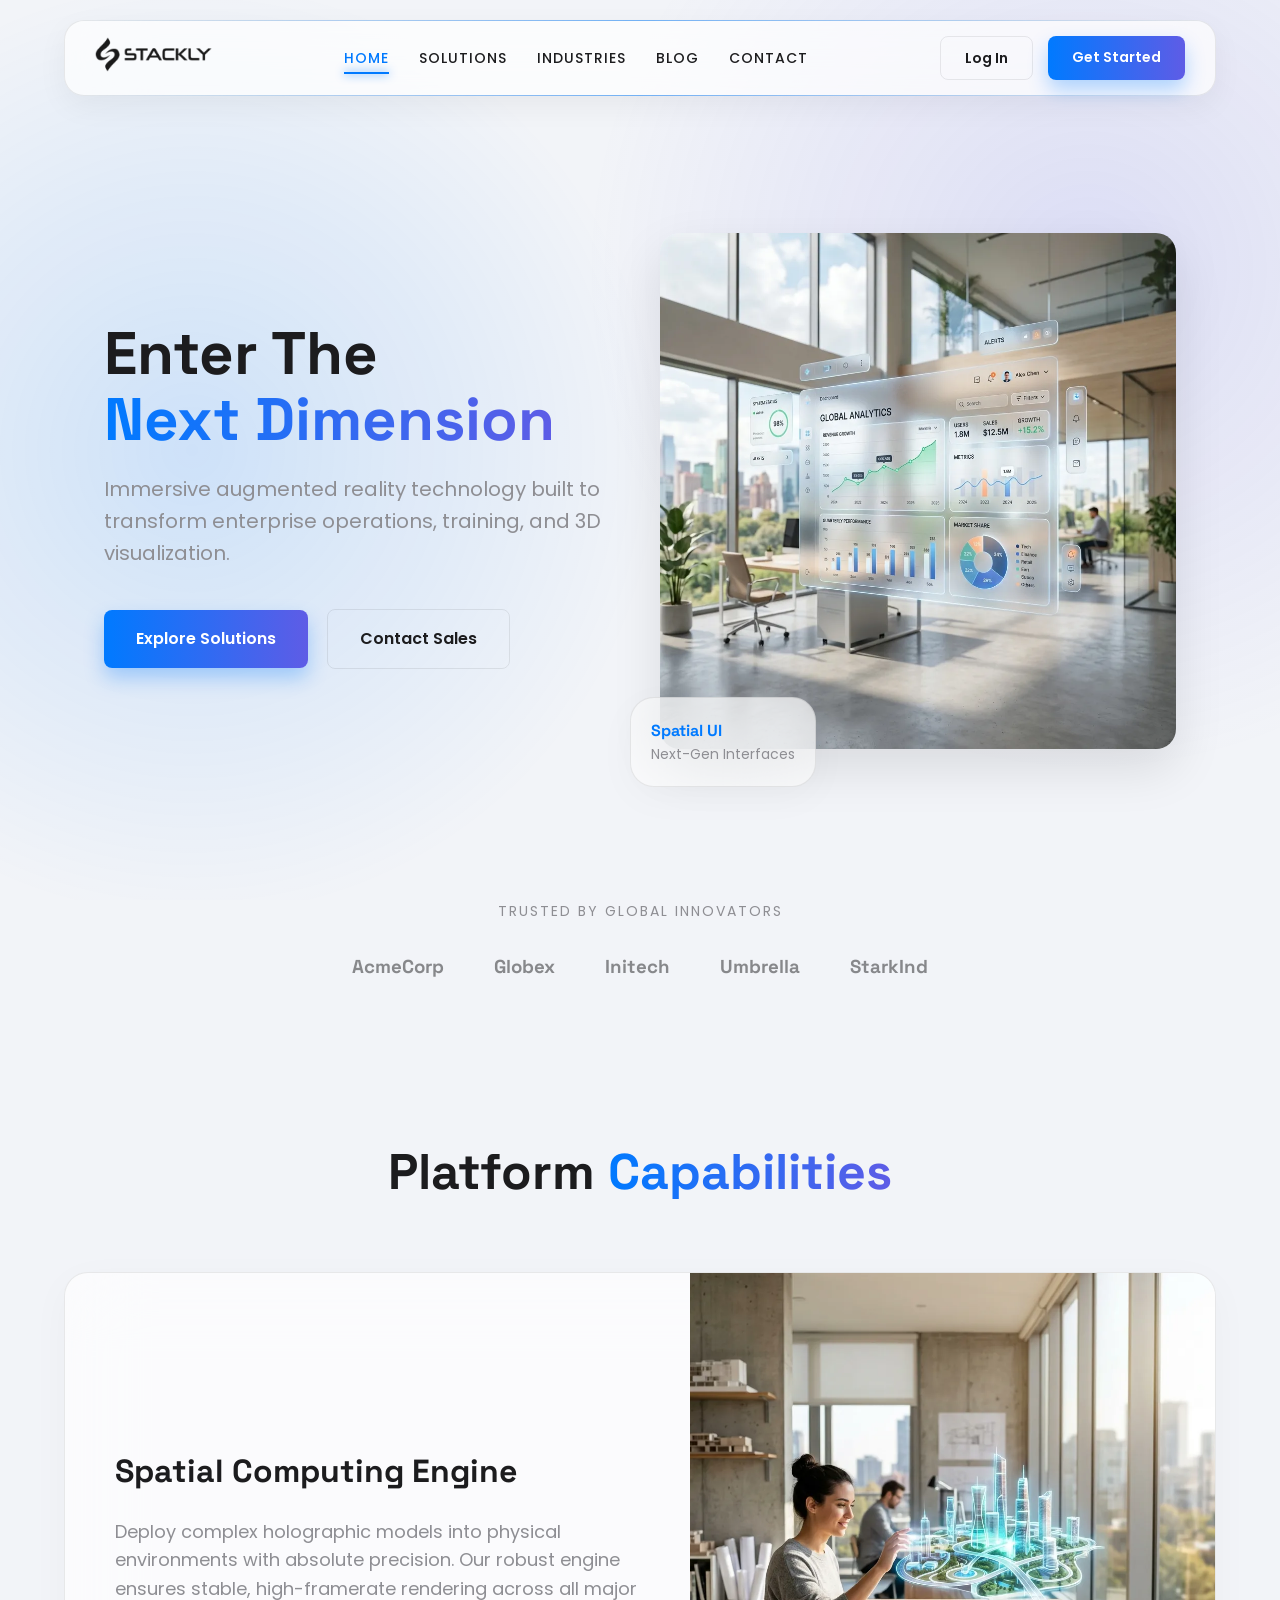
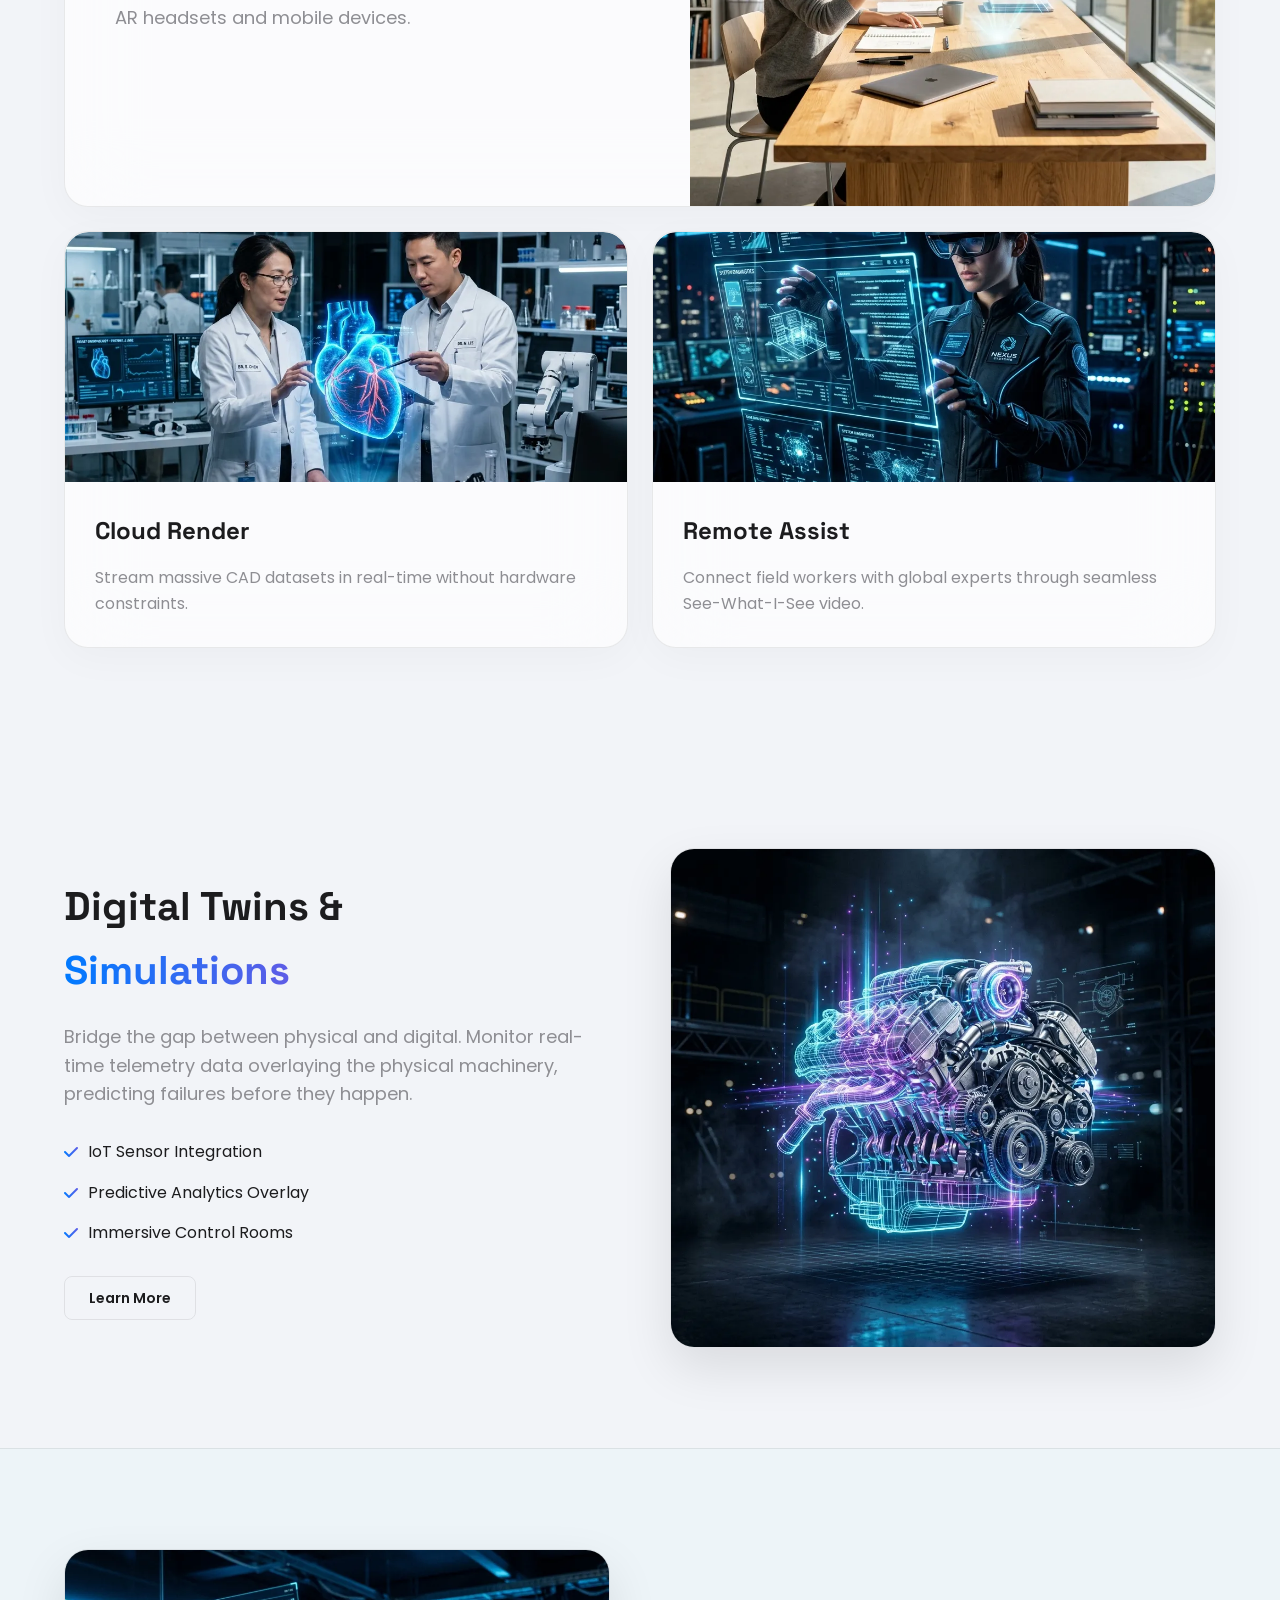
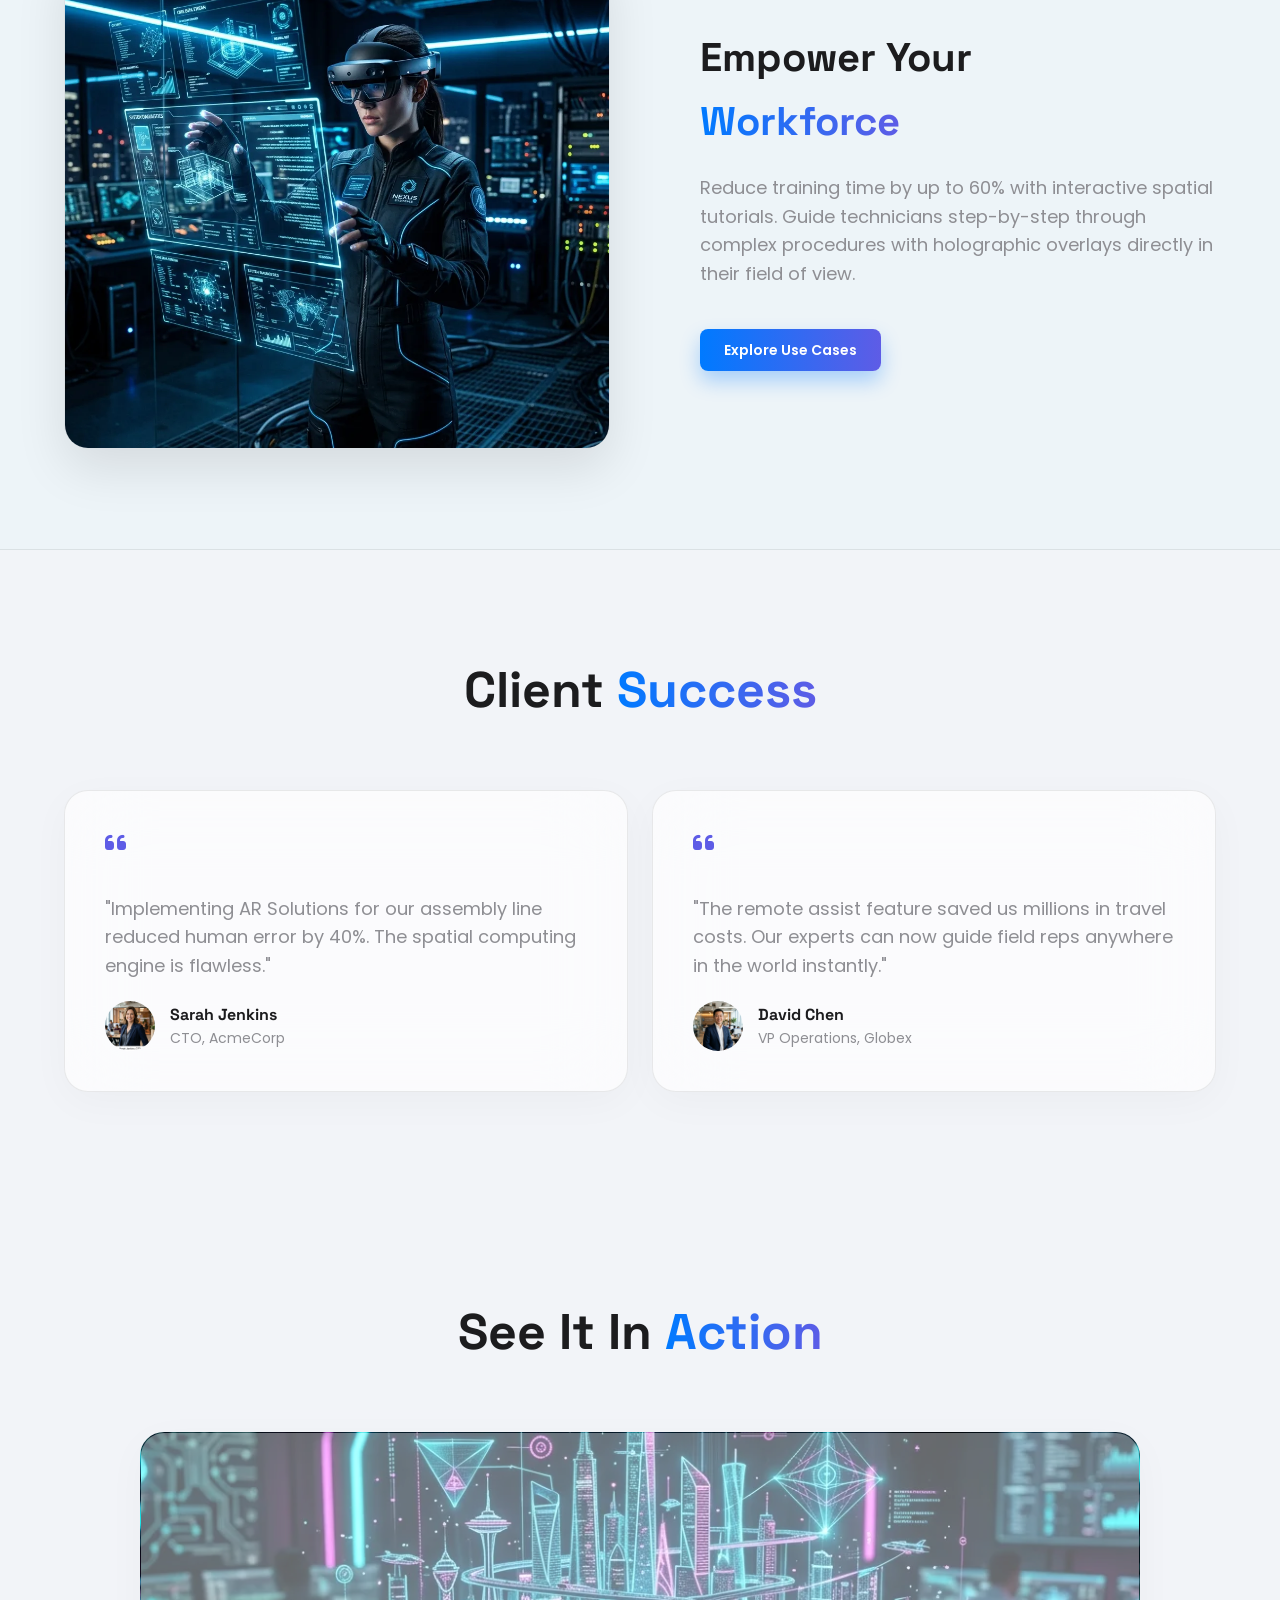
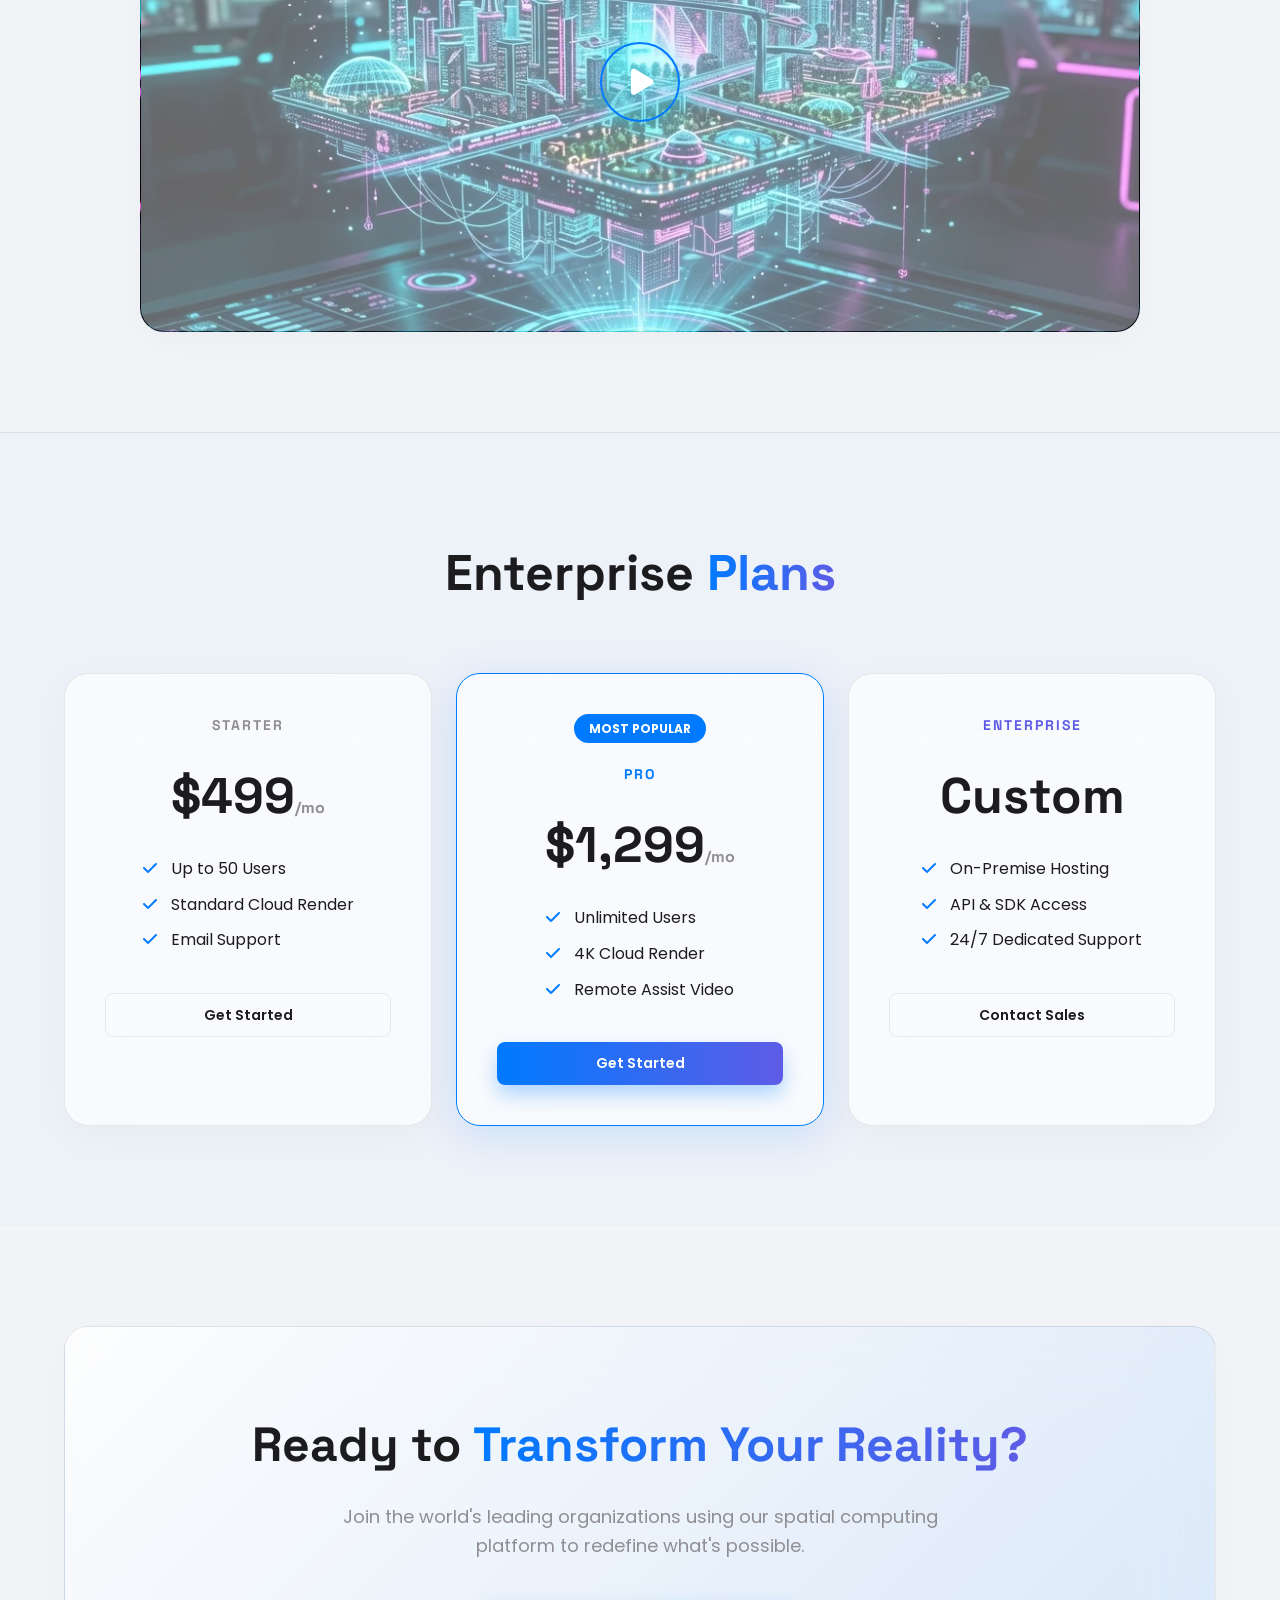
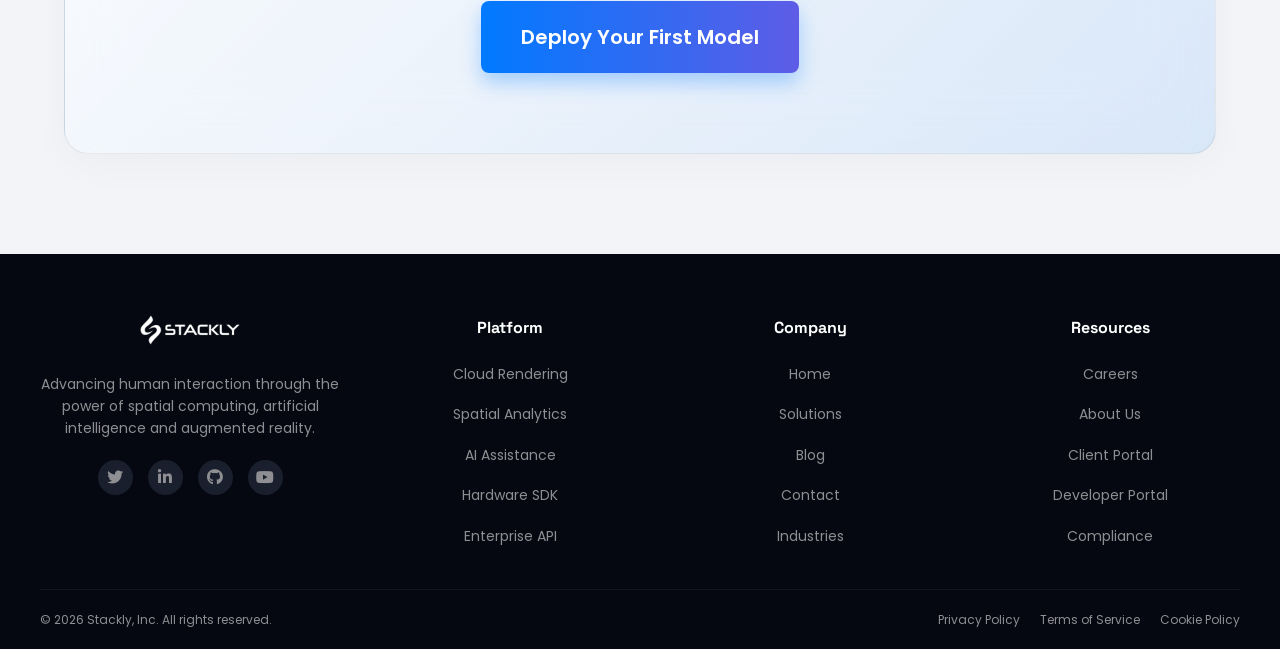
<file: index.html>
<!DOCTYPE html>
<html lang="en">
<head>
    <meta charset="UTF-8">
    <meta name="viewport" content="width=device-width, initial-scale=1.0">
    <title>AR Solutions | The Future of Spatial Computing</title>
    <link href="https://unpkg.com/aos@2.3.1/dist/aos.css" rel="stylesheet">
    <link rel="stylesheet" href="https://cdnjs.cloudflare.com/ajax/libs/font-awesome/6.5.0/css/all.min.css">
    <link rel="stylesheet" href="css/style.css">
</head>
<body>

    <div class="ambient-bg"></div>

    <!-- Section 1: Header -->
    <header data-aos="fade-down" data-aos-duration="1000">
        <a href="index.html" class="logo">
            <img src="assets/logo.webp" alt="AR Solutions Logo">
        </a>

        <nav>
            <a href="index.html" class="active">HOME</a>
            <a href="ar-solutions.html">SOLUTIONS</a>
            <a href="industries.html">INDUSTRIES</a>
            <a href="blog.html">BLOG</a>
            <a href="contact.html">CONTACT</a>
        </nav>

        <div class="auth-buttons">
            <a href="login.html" class="btn btn-outline">Log In</a>
            <a href="signup.html" class="btn btn-glow">Get Started</a>
        </div>

        <div class="hamburger" id="hamburger">
            <span></span><span></span><span></span>
        </div>
    </header>

    <div class="mobile-menu" id="mobileMenu">
        <a href="index.html">HOME</a>
        <a href="ar-solutions.html">SOLUTIONS</a>
        <a href="industries.html">INDUSTRIES</a>
        <a href="blog.html">BLOG</a>
        <a href="contact.html">CONTACT</a>
        <a href="login.html" class="btn btn-outline">Log In</a>
        <a href="signup.html" class="btn btn-glow">Get Started</a>
    </div>

    <!-- Section 2: Hero -->
    <section class="hero" style="display: flex; flex-wrap: wrap; gap: 40px; text-align: left; align-items: center; max-width: 1200px; margin: 0 auto; padding: 150px 5% 60px;">
        <div class="hero-content" style="flex: 1; min-width: 300px;">
            <h1 data-aos="zoom-out" data-aos-delay="200" style="text-transform: none; font-size: clamp(40px, 5vw, 60px);">
                Enter The <br><span class="text-gradient">Next Dimension</span>
            </h1>
            <p data-aos="fade-up" data-aos-delay="400" style="margin-left: 0;">
                Immersive augmented reality technology built to transform enterprise operations, training, and 3D visualization.
            </p>
            <div data-aos="fade-up" data-aos-delay="600">
                <a href="404.html" class="btn btn-glow" style="padding: 16px 32px; font-size: 16px; display: inline-block; margin-right: 15px;">Explore Solutions</a>
                <a href="404.html" class="btn btn-outline" style="padding: 16px 32px; font-size: 16px; display: inline-block;">Contact Sales</a>
            </div>
        </div>
        <div data-aos="fade-left" data-aos-delay="400" style="flex: 1; position: relative; min-width: 300px;">
            <img src="assets/holo_dashboard.webp" style="width: 100%; border-radius: 20px; box-shadow: 0 20px 50px rgba(0,0,0,0.1);">
            <div class="glass-card" style="position: absolute; bottom: -30px; left: -30px; padding: 20px; width: auto;">
                <h4 style="margin: 0; color: var(--primary);">Spatial UI</h4>
                <p style="margin: 0; font-size: 14px;">Next-Gen Interfaces</p>
            </div>
        </div>
    </section>

    <!-- Section 3: Partners -->
    <section class="section-pad" style="padding-top: 0; padding-bottom: 50px; text-align: center;">
        <p style="color: var(--text-muted); font-size: 14px; text-transform: uppercase; letter-spacing: 2px; margin-bottom: 30px;" data-aos="fade-up">Trusted by global innovators</p>
        <div style="display: flex; justify-content: center; gap: 50px; flex-wrap: wrap; opacity: 0.5;" data-aos="fade-up" data-aos-delay="100">
            <h3 style="font-family: 'Space Grotesk', sans-serif;">AcmeCorp</h3>
            <h3 style="font-family: 'Space Grotesk', sans-serif;">Globex</h3>
            <h3 style="font-family: 'Space Grotesk', sans-serif;">Initech</h3>
            <h3 style="font-family: 'Space Grotesk', sans-serif;">Umbrella</h3>
            <h3 style="font-family: 'Space Grotesk', sans-serif;">StarkInd</h3>
        </div>
    </section>

    <!-- Section 4: Image Grid Showcase -->
    <section class="section-pad">
        <h2 class="section-title" data-aos="fade-up">Platform <span class="text-gradient">Capabilities</span></h2>
        <div class="bento-grid">
            <div class="glass-card col-12" data-aos="fade-up" style="padding: 0; display: flex; flex-wrap: wrap; align-items: stretch;">
                <div style="flex: 1; padding: 50px; min-width: 300px; display: flex; flex-direction: column; justify-content: center;">
                    <h3 style="font-size: 32px; margin-bottom: 20px;">Spatial Computing Engine</h3>
                    <p style="font-size: 18px; color: var(--text-muted);">Deploy complex holographic models into physical environments with absolute precision. Our robust engine ensures stable, high-framerate rendering across all major AR headsets and mobile devices.</p>
                </div>
                <div style="flex: 1; min-width: 300px;">
                    <img src="assets/holo_architecture.webp" style="width: 100%; height: 100%; min-height: 300px; object-fit: cover; border-radius: 0 24px 24px 0;">
                </div>
            </div>
            <div class="glass-card col-6" data-aos="fade-up" data-aos-delay="100" style="padding: 0; display: flex; flex-direction: column;">
                <img src="assets/holo_medical.webp" style="width: 100%; height: 250px; object-fit: cover; border-radius: 24px 24px 0 0;">
                <div style="padding: 30px;">
                    <h3>Cloud Render</h3>
                    <p style="color: var(--text-muted);">Stream massive CAD datasets in real-time without hardware constraints.</p>
                </div>
            </div>
            <div class="glass-card col-6" data-aos="fade-up" data-aos-delay="200" style="padding: 0; display: flex; flex-direction: column;">
                <img src="assets/ar_engineer.webp" style="width: 100%; height: 250px; object-fit: cover; border-radius: 24px 24px 0 0;">
                <div style="padding: 30px;">
                    <h3>Remote Assist</h3>
                    <p style="color: var(--text-muted);">Connect field workers with global experts through seamless See-What-I-See video.</p>
                </div>
            </div>
        </div>
    </section>

    <!-- Section 5: Split Feature 1 -->
    <section class="section-pad">
        <div class="feature-split">
            <div data-aos="fade-right">
                <h2 style="font-size: 40px; margin-bottom: 20px;">Digital Twins & <br><span class="text-gradient">Simulations</span></h2>
                <p style="color: var(--text-muted); font-size: 18px; margin-bottom: 30px;">
                    Bridge the gap between physical and digital. Monitor real-time telemetry data overlaying the physical machinery, predicting failures before they happen.
                </p>
                <ul style="list-style: none; display: flex; flex-direction: column; gap: 15px;">
                    <li data-aos="fade-right" data-aos-delay="100" style="display: flex; gap: 10px; align-items: center;"><i class="fa-solid fa-check text-gradient"></i> IoT Sensor Integration</li>
                    <li data-aos="fade-right" data-aos-delay="200" style="display: flex; gap: 10px; align-items: center;"><i class="fa-solid fa-check text-gradient"></i> Predictive Analytics Overlay</li>
                    <li data-aos="fade-right" data-aos-delay="300" style="display: flex; gap: 10px; align-items: center;"><i class="fa-solid fa-check text-gradient"></i> Immersive Control Rooms</li>
                </ul>
                <a href="404.html" class="btn btn-outline" style="display: inline-block; margin-top: 30px;">Learn More</a>
            </div>
            <div class="feature-img-wrapper" data-aos="zoom-in-left" style="height: 500px;">
                <img src="assets/ar_engine.webp" alt="AR Engine Digital Twin">
            </div>
        </div>
    </section>

    <!-- Section 6: Split Feature 2 -->
    <section class="section-pad" style="background: rgba(0,240,255,0.02); border-top: 1px solid var(--glass-border); border-bottom: 1px solid var(--glass-border);">
        <div class="feature-split">
            <div class="feature-img-wrapper" data-aos="zoom-in-right" style="height: 500px;">
                <img src="assets/ar_engineer.webp" alt="Engineer using AR Headset">
            </div>
            <div data-aos="fade-left" style="padding-left: 30px;">
                <h2 style="font-size: 40px; margin-bottom: 20px;">Empower Your <br><span class="text-gradient">Workforce</span></h2>
                <p style="color: var(--text-muted); font-size: 18px; margin-bottom: 30px;">
                    Reduce training time by up to 60% with interactive spatial tutorials. Guide technicians step-by-step through complex procedures with holographic overlays directly in their field of view.
                </p>
                <a href="404.html" class="btn btn-glow" style="display: inline-block; margin-top: 10px;">Explore Use Cases</a>
            </div>
        </div>
    </section>

    <!-- Section 7: Testimonials -->
    <section class="section-pad">
        <h2 class="section-title" data-aos="fade-up">Client <span class="text-gradient">Success</span></h2>
        <div class="bento-grid">
            <div class="glass-card col-6" data-aos="fade-right">
                <i class="fa-solid fa-quote-left" style="font-size: 24px; color: var(--secondary);"></i>
                <p style="font-size: 18px; margin: 20px 0;">"Implementing AR Solutions for our assembly line reduced human error by 40%. The spatial computing engine is flawless."</p>
                <div style="display: flex; gap: 15px; align-items: center;">
                    <div style="width: 50px; height: 50px; border-radius: 50%; background: url('assets/sarah.webp') center/cover;"></div>
                    <div>
                        <h4 style="margin: 0;">Sarah Jenkins</h4>
                        <p style="margin: 0; font-size: 14px; color: var(--text-muted);">CTO, AcmeCorp</p>
                    </div>
                </div>
            </div>
            <div class="glass-card col-6" data-aos="fade-left" data-aos-delay="100">
                <i class="fa-solid fa-quote-left" style="font-size: 24px; color: var(--secondary);"></i>
                <p style="font-size: 18px; margin: 20px 0;">"The remote assist feature saved us millions in travel costs. Our experts can now guide field reps anywhere in the world instantly."</p>
                <div style="display: flex; gap: 15px; align-items: center;">
                    <div style="width: 50px; height: 50px; border-radius: 50%; background: url('assets/david.webp') center/cover;"></div>
                    <div>
                        <h4 style="margin: 0;">David Chen</h4>
                        <p style="margin: 0; font-size: 14px; color: var(--text-muted);">VP Operations, Globex</p>
                    </div>
                </div>
            </div>
        </div>
    </section>

    <!-- Section 8: Interactive Demo Teaser -->
    <section class="section-pad">
        <h2 class="section-title" data-aos="fade-up">See It In <span class="text-gradient">Action</span></h2>
        <div class="glass-card" style="max-width: 1000px; margin: 0 auto; padding: 0; overflow: hidden; position: relative; height: 500px; display: flex; align-items: center; justify-content: center; background: url('assets/ar_city.webp') center/cover;" data-aos="zoom-in">
            <div style="position: absolute; inset: 0; background: rgba(255,255,255,0.4);"></div>
            <a href="404.html" style="position: relative; z-index: 10; width: 80px; height: 80px; background: rgba(0,240,255,0.2); border: 2px solid var(--primary); border-radius: 50%; display: flex; align-items: center; justify-content: center; text-decoration: none; transition: transform 0.3s; box-shadow: 0 0 30px rgba(0,240,255,0.5);" onmouseover="this.style.transform='scale(1.1)'" onmouseout="this.style.transform='scale(1)'">
                <i class="fa-solid fa-play" style="color: #fff; font-size: 30px; margin-left: 5px;"></i>
            </a>
        </div>
    </section>

    <!-- Section 9: Pricing Tiers -->
    <section class="section-pad" style="background: rgba(0,122,255,0.02); border-top: 1px solid var(--glass-border);">
        <h2 class="section-title" data-aos="fade-up">Enterprise <span class="text-gradient">Plans</span></h2>
        <div class="bento-grid">
            <div class="glass-card col-4" data-aos="fade-up" data-aos-delay="0" style="text-align: center;">
                <h3 style="color: var(--text-muted); text-transform: uppercase; letter-spacing: 2px; font-size: 14px;">Starter</h3>
                <h1 style="font-size: 50px; margin: 20px 0;">$499<span style="font-size: 16px; color: var(--text-muted);">/mo</span></h1>
                <ul style="list-style: none; padding: 0; margin-bottom: 30px; text-align: left; display: inline-block;">
                    <li data-aos="fade-up" data-aos-delay="100" style="margin-bottom: 10px;"><i class="fa-solid fa-check" style="color: var(--primary); margin-right: 10px;"></i> Up to 50 Users</li>
                    <li data-aos="fade-up" data-aos-delay="150" style="margin-bottom: 10px;"><i class="fa-solid fa-check" style="color: var(--primary); margin-right: 10px;"></i> Standard Cloud Render</li>
                    <li data-aos="fade-up" data-aos-delay="200" style="margin-bottom: 10px;"><i class="fa-solid fa-check" style="color: var(--primary); margin-right: 10px;"></i> Email Support</li>
                </ul>
                <a href="404.html" data-aos="zoom-in" data-aos-delay="250" class="btn btn-outline" style="display: block; width: 100%;">Get Started</a>
            </div>
            <div class="glass-card col-4" data-aos="fade-up" data-aos-delay="100" style="text-align: center; border: 1px solid var(--primary); box-shadow: 0 10px 40px rgba(0,122,255,0.15);">
                <div style="display: inline-block; background: var(--primary); color: #fff; padding: 5px 15px; border-radius: 20px; font-weight: bold; font-size: 12px; margin-bottom: 20px;">MOST POPULAR</div>
                <h3 style="color: var(--primary); text-transform: uppercase; letter-spacing: 2px; font-size: 14px;">Pro</h3>
                <h1 style="font-size: 50px; margin: 20px 0;">$1,299<span style="font-size: 16px; color: var(--text-muted);">/mo</span></h1>
                <ul style="list-style: none; padding: 0; margin-bottom: 30px; text-align: left; display: inline-block;">
                    <li data-aos="fade-up" data-aos-delay="200" style="margin-bottom: 10px;"><i class="fa-solid fa-check" style="color: var(--primary); margin-right: 10px;"></i> Unlimited Users</li>
                    <li data-aos="fade-up" data-aos-delay="250" style="margin-bottom: 10px;"><i class="fa-solid fa-check" style="color: var(--primary); margin-right: 10px;"></i> 4K Cloud Render</li>
                    <li data-aos="fade-up" data-aos-delay="300" style="margin-bottom: 10px;"><i class="fa-solid fa-check" style="color: var(--primary); margin-right: 10px;"></i> Remote Assist Video</li>
                </ul>
                <a href="404.html" data-aos="zoom-in" data-aos-delay="350" class="btn btn-glow" style="display: block; width: 100%;">Get Started</a>
            </div>
            <div class="glass-card col-4" data-aos="fade-up" data-aos-delay="200" style="text-align: center;">
                <h3 style="color: var(--secondary); text-transform: uppercase; letter-spacing: 2px; font-size: 14px;">Enterprise</h3>
                <h1 style="font-size: 50px; margin: 20px 0;">Custom</h1>
                <ul style="list-style: none; padding: 0; margin-bottom: 30px; text-align: left; display: inline-block;">
                    <li data-aos="fade-up" data-aos-delay="300" style="margin-bottom: 10px;"><i class="fa-solid fa-check" style="color: var(--primary); margin-right: 10px;"></i> On-Premise Hosting</li>
                    <li data-aos="fade-up" data-aos-delay="350" style="margin-bottom: 10px;"><i class="fa-solid fa-check" style="color: var(--primary); margin-right: 10px;"></i> API & SDK Access</li>
                    <li data-aos="fade-up" data-aos-delay="400" style="margin-bottom: 10px;"><i class="fa-solid fa-check" style="color: var(--primary); margin-right: 10px;"></i> 24/7 Dedicated Support</li>
                </ul>
                <a href="404.html" data-aos="zoom-in" data-aos-delay="450" class="btn btn-outline" style="display: block; width: 100%;">Contact Sales</a>
            </div>
        </div>
    </section>

    <!-- Section 10: Final Global CTA -->
    <section class="section-pad">
        <div class="glass-card" style="text-align: center; padding: 80px 20px; background: linear-gradient(135deg, rgba(255,255,255,0.8), rgba(0,122,255,0.1));" data-aos="zoom-in">
            <h1 data-aos="fade-up" style="font-size: 48px; margin-bottom: 20px; color: var(--text-main);">Ready to <span class="text-gradient">Transform Your Reality?</span></h1>
            <p data-aos="fade-up" data-aos-delay="100" style="color: var(--text-muted); font-size: 18px; margin-bottom: 40px; max-width: 600px; margin-left: auto; margin-right: auto;">Join the world's leading organizations using our spatial computing platform to redefine what's possible.</p>
            <a href="404.html" data-aos="zoom-in" data-aos-delay="200" class="btn btn-glow" style="font-size: 20px; padding: 20px 40px;">Deploy Your First Model</a>
        </div>
    </section>

    <!-- Section 11: Footer -->
    <footer style="background-color: #050810; padding: 60px 20px 20px; font-family: 'Poppins', sans-serif; border-top: 1px solid var(--glass-border);">
        <div style="max-width: 1200px; margin: 0 auto; display: flex; flex-wrap: wrap; justify-content: space-between; gap: 40px;">
            <div style="flex: 1; min-width: 300px;">
                <img src="assets/logo.webp" alt="Stackly Logo" style="height: 30px; margin-bottom: 20px;">
                <p style="color: var(--text-muted); font-size: 14px; line-height: 1.6; margin-bottom: 20px;">
                    Advancing human interaction through the power of spatial computing, artificial intelligence and augmented reality.
                </p>
                <div style="display: flex; gap: 15px; justify-content: center; margin-top: 10px;">
                    <a href="404.html" style="width: 35px; height: 35px; border-radius: 50%; background: #1a1f2e; display: flex; align-items: center; justify-content: center; color: var(--text-muted); text-decoration: none; transition: 0.3s;" onmouseover="this.style.background='var(--primary)'; this.style.color='#000';" onmouseout="this.style.background='#1a1f2e'; this.style.color='var(--text-muted)';"><i class="fa-brands fa-twitter"></i></a>
                    <a href="404.html" style="width: 35px; height: 35px; border-radius: 50%; background: #1a1f2e; display: flex; align-items: center; justify-content: center; color: var(--text-muted); text-decoration: none; transition: 0.3s;" onmouseover="this.style.background='var(--primary)'; this.style.color='#000';" onmouseout="this.style.background='#1a1f2e'; this.style.color='var(--text-muted)';"><i class="fa-brands fa-linkedin-in"></i></a>
                    <a href="404.html" style="width: 35px; height: 35px; border-radius: 50%; background: #1a1f2e; display: flex; align-items: center; justify-content: center; color: var(--text-muted); text-decoration: none; transition: 0.3s;" onmouseover="this.style.background='var(--primary)'; this.style.color='#000';" onmouseout="this.style.background='#1a1f2e'; this.style.color='var(--text-muted)';"><i class="fa-brands fa-github"></i></a>
                    <a href="404.html" style="width: 35px; height: 35px; border-radius: 50%; background: #1a1f2e; display: flex; align-items: center; justify-content: center; color: var(--text-muted); text-decoration: none; transition: 0.3s;" onmouseover="this.style.background='var(--primary)'; this.style.color='#000';" onmouseout="this.style.background='#1a1f2e'; this.style.color='var(--text-muted)';"><i class="fa-brands fa-youtube"></i></a>
                </div>
            </div>
            
            <div style="flex: 1; min-width: 150px;">
                <h4 style="color: #fff; margin-bottom: 20px; font-size: 16px;">Platform</h4>
                <ul style="list-style: none; padding: 0; margin: 0; display: flex; flex-direction: column; gap: 15px;">
                    <li><a href="404.html" style="color: var(--text-muted); text-decoration: none; font-size: 14px; transition: 0.3s;" onmouseover="this.style.color='var(--primary)'" onmouseout="this.style.color='var(--text-muted)'">Cloud Rendering</a></li>
                    <li><a href="404.html" style="color: var(--text-muted); text-decoration: none; font-size: 14px; transition: 0.3s;" onmouseover="this.style.color='var(--primary)'" onmouseout="this.style.color='var(--text-muted)'">Spatial Analytics</a></li>
                    <li><a href="404.html" style="color: var(--text-muted); text-decoration: none; font-size: 14px; transition: 0.3s;" onmouseover="this.style.color='var(--primary)'" onmouseout="this.style.color='var(--text-muted)'">AI Assistance</a></li>
                    <li><a href="404.html" style="color: var(--text-muted); text-decoration: none; font-size: 14px; transition: 0.3s;" onmouseover="this.style.color='var(--primary)'" onmouseout="this.style.color='var(--text-muted)'">Hardware SDK</a></li>
                    <li><a href="404.html" style="color: var(--text-muted); text-decoration: none; font-size: 14px; transition: 0.3s;" onmouseover="this.style.color='var(--primary)'" onmouseout="this.style.color='var(--text-muted)'">Enterprise API</a></li>
                </ul>
            </div>

            <div style="flex: 1; min-width: 150px;">
                <h4 style="color: #fff; margin-bottom: 20px; font-size: 16px;">Company</h4>
                <ul style="list-style: none; padding: 0; margin: 0; display: flex; flex-direction: column; gap: 15px;">
                    <li><a href="index.html" style="color: var(--text-muted); text-decoration: none; font-size: 14px; transition: 0.3s;" onmouseover="this.style.color='var(--primary)'" onmouseout="this.style.color='var(--text-muted)'">Home</a></li>
                    <li><a href="ar-solutions.html" style="color: var(--text-muted); text-decoration: none; font-size: 14px; transition: 0.3s;" onmouseover="this.style.color='var(--primary)'" onmouseout="this.style.color='var(--text-muted)'">Solutions</a></li>
                    <li><a href="blog.html" style="color: var(--text-muted); text-decoration: none; font-size: 14px; transition: 0.3s;" onmouseover="this.style.color='var(--primary)'" onmouseout="this.style.color='var(--text-muted)'">Blog</a></li>
                    <li><a href="contact.html" style="color: var(--text-muted); text-decoration: none; font-size: 14px; transition: 0.3s;" onmouseover="this.style.color='var(--primary)'" onmouseout="this.style.color='var(--text-muted)'">Contact</a></li>
                    <li><a href="industries.html" style="color: var(--text-muted); text-decoration: none; font-size: 14px; transition: 0.3s;" onmouseover="this.style.color='var(--primary)'" onmouseout="this.style.color='var(--text-muted)'">Industries</a></li>
                </ul>
            </div>

            <div style="flex: 1; min-width: 150px;">
                <h4 style="color: #fff; margin-bottom: 20px; font-size: 16px;">Resources</h4>
                <ul style="list-style: none; padding: 0; margin: 0; display: flex; flex-direction: column; gap: 15px;">
                    <li><a href="404.html" style="color: var(--text-muted); text-decoration: none; font-size: 14px; transition: 0.3s;" onmouseover="this.style.color='var(--primary)'" onmouseout="this.style.color='var(--text-muted)'">Careers</a></li>
                    <li><a href="404.html" style="color: var(--text-muted); text-decoration: none; font-size: 14px; transition: 0.3s;" onmouseover="this.style.color='var(--primary)'" onmouseout="this.style.color='var(--text-muted)'">About Us</a></li>
                    <li><a href="404.html" style="color: var(--text-muted); text-decoration: none; font-size: 14px; transition: 0.3s;" onmouseover="this.style.color='var(--primary)'" onmouseout="this.style.color='var(--text-muted)'">Client Portal</a></li>
                    <li><a href="404.html" style="color: var(--text-muted); text-decoration: none; font-size: 14px; transition: 0.3s;" onmouseover="this.style.color='var(--primary)'" onmouseout="this.style.color='var(--text-muted)'">Developer Portal</a></li>
                    <li><a href="404.html" style="color: var(--text-muted); text-decoration: none; font-size: 14px; transition: 0.3s;" onmouseover="this.style.color='var(--primary)'" onmouseout="this.style.color='var(--text-muted)'">Compliance</a></li>
                </ul>
            </div>
        </div>
        
        <div style="max-width: 1200px; margin: 40px auto 0; padding-top: 20px; border-top: 1px solid rgba(255,255,255,0.05); display: flex; flex-wrap: wrap; justify-content: space-between; align-items: center; gap: 20px;">
            <p style="color: var(--text-muted); font-size: 12px; margin: 0;">&copy; 2026 Stackly, Inc. All rights reserved.</p>
            <div style="display: flex; gap: 20px;">
                <a href="404.html" style="color: var(--text-muted); text-decoration: none; font-size: 12px; transition: 0.3s;" onmouseover="this.style.color='var(--primary)'" onmouseout="this.style.color='var(--text-muted)'">Privacy Policy</a>
                <a href="404.html" style="color: var(--text-muted); text-decoration: none; font-size: 12px; transition: 0.3s;" onmouseover="this.style.color='var(--primary)'" onmouseout="this.style.color='var(--text-muted)'">Terms of Service</a>
                <a href="404.html" style="color: var(--text-muted); text-decoration: none; font-size: 12px; transition: 0.3s;" onmouseover="this.style.color='var(--primary)'" onmouseout="this.style.color='var(--text-muted)'">Cookie Policy</a>
            </div>
        </div>
    </footer>

    <script src="https://unpkg.com/aos@2.3.1/dist/aos.js"></script>
    <script src="js/main.js?v=2"></script>
</body>
</html>
</file>
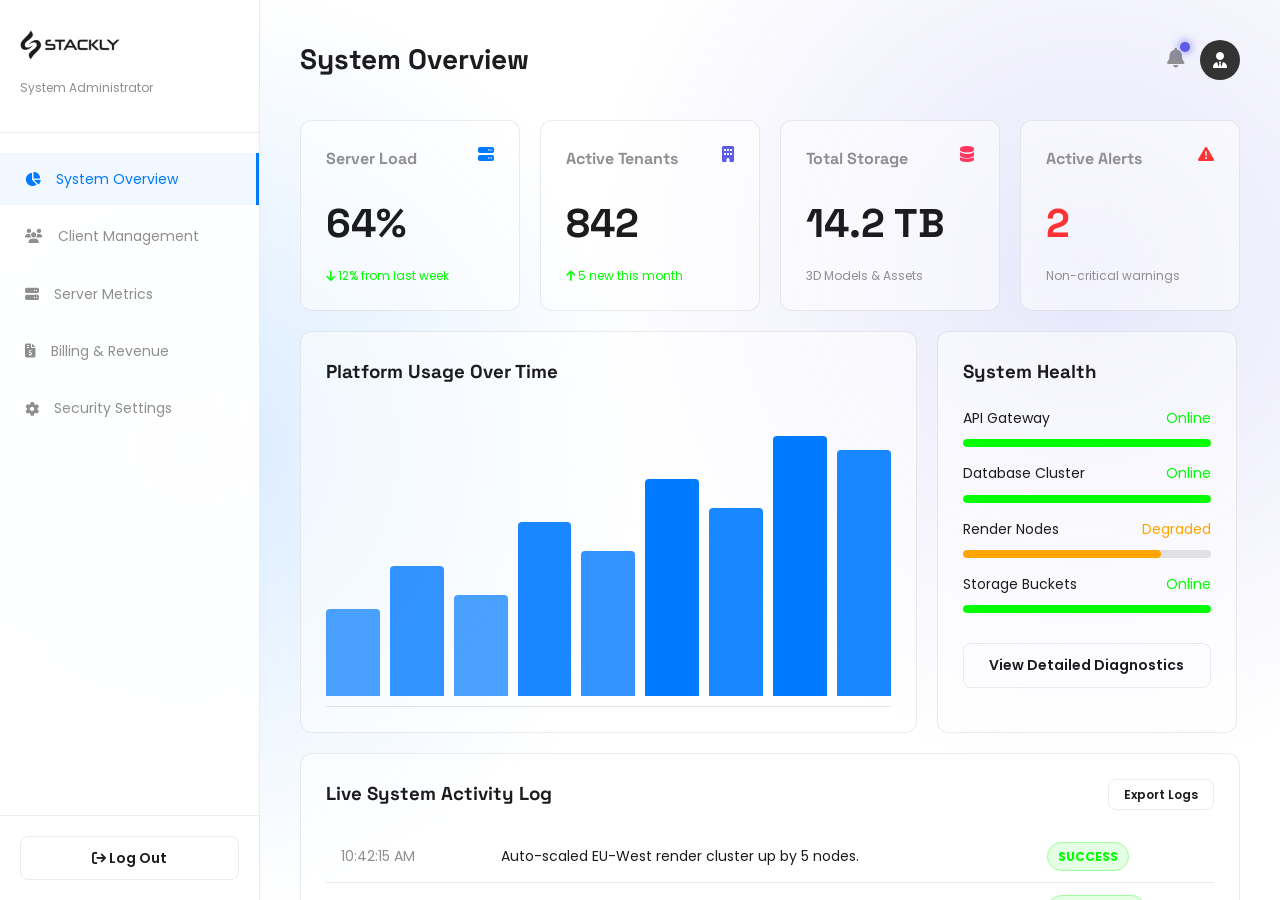
<file: admin-dashboard.html>
<!DOCTYPE html>
<html lang="en">
<head>
    <meta charset="UTF-8">
    <meta name="viewport" content="width=device-width, initial-scale=1.0">
    <title>Admin Dashboard | AR Solutions</title>
    <link href="https://unpkg.com/aos@2.3.1/dist/aos.css" rel="stylesheet">
    <link rel="stylesheet" href="https://cdnjs.cloudflare.com/ajax/libs/font-awesome/6.5.0/css/all.min.css">
    <link rel="stylesheet" href="css/style.css">
    <style>
        body { margin: 0; padding: 0; overflow-x: hidden; display: flex; height: 100vh; background-color: var(--bg-light); color: var(--text-main); }
        .sidebar { width: 260px; background: rgba(255, 255, 255, 0.95); border-right: 1px solid var(--glass-border); backdrop-filter: blur(20px); display: flex; flex-direction: column; position: fixed; height: 100vh; left: 0; top: 0; z-index: 100; }
        .sidebar-header { padding: 30px 20px; border-bottom: 1px solid var(--glass-border); }
        .sidebar-menu { flex: 1; padding: 20px 0; display: flex; flex-direction: column; gap: 5px; overflow-y: auto; }
        .sidebar-link { padding: 15px 25px; color: var(--text-muted); text-decoration: none; font-size: 14px; display: flex; align-items: center; gap: 15px; transition: 0.3s; cursor: pointer; border-right: 3px solid transparent; }
        .sidebar-link:hover, .sidebar-link.active { background: rgba(0, 122, 255, 0.05); color: var(--primary); border-right: 3px solid var(--primary); }
        .sidebar-footer { padding: 20px; border-top: 1px solid var(--glass-border); }
        .main-content { margin-left: 260px; width: calc(100% - 260px); padding: 40px; overflow-y: auto; position: relative; z-index: 10; }
        .tab-content { display: none; animation: fadeIn 0.3s ease-in-out; }
        .tab-content.active { display: block; }
        @keyframes fadeIn { from { opacity: 0; transform: translateY(10px); } to { opacity: 1; transform: translateY(0); } }
        .stat-card { background: rgba(255,255,255,0.5); border: 1px solid var(--glass-border); border-radius: 12px; padding: 25px; margin-bottom: 20px; }
        .data-table { width: 100%; border-collapse: collapse; margin-top: 20px; }
        .data-table th, .data-table td { padding: 15px; text-align: left; border-bottom: 1px solid var(--glass-border); font-size: 14px; }
        .data-table th { color: var(--text-muted); text-transform: uppercase; letter-spacing: 1px; font-size: 12px; }
        .status-badge { padding: 5px 10px; border-radius: 20px; font-size: 12px; font-weight: bold; }
        .status-active { background: rgba(0, 255, 0, 0.1); color: #0f0; border: 1px solid rgba(0, 255, 0, 0.3); }
        .status-warning { background: rgba(255, 165, 0, 0.1); color: orange; border: 1px solid rgba(255, 165, 0, 0.3); }
        .status-error { background: rgba(255, 51, 51, 0.1); color: #ff3333; border: 1px solid rgba(255, 51, 51, 0.3); }
        .progress-track { width: 100%; height: 8px; background: rgba(0,0,0,0.1); border-radius: 4px; overflow: hidden; margin-top: 10px; }
        .progress-fill { height: 100%; background: var(--primary); border-radius: 4px; }
        .setting-row { display: flex; justify-content: space-between; align-items: center; padding: 20px 0; border-bottom: 1px solid var(--glass-border); }
        .switch { position: relative; display: inline-block; width: 50px; height: 24px; }
        .switch input { opacity: 0; width: 0; height: 0; }
        .slider { position: absolute; cursor: pointer; top: 0; left: 0; right: 0; bottom: 0; background-color: rgba(0,0,0,0.1); transition: .4s; border-radius: 34px; }
        .slider:before { position: absolute; content: ""; height: 16px; width: 16px; left: 4px; bottom: 4px; background-color: white; transition: .4s; border-radius: 50%; }
        input:checked + .slider { background-color: var(--primary); }
        input:checked + .slider:before { transform: translateX(26px); }
        .bento-grid { display: flex; flex-wrap: wrap; gap: 20px; }
        .col-3 { flex: 0 0 calc(25% - 15px); }
        .col-4 { flex: 0 0 calc(33.333% - 13.33px); }
        .col-6 { flex: 0 0 calc(50% - 10px); }
        .col-8 { flex: 0 0 calc(66.666% - 10px); }
        .col-12 { flex: 0 0 100%; }
        @media (max-width: 1024px) { .col-3 { flex: 0 0 calc(50% - 10px); } }
        .hamburger-dashboard { display: none; background: rgba(0,0,0,0.05); border: 1px solid var(--glass-border); padding: 10px; border-radius: 8px; cursor: pointer; color: var(--text-main); align-items: center; justify-content: center; width: 40px; height: 40px; }
        @media (max-width: 768px) {
            .col-3, .col-4, .col-6, .col-8 { flex: 0 0 100%; }
            .sidebar { transform: translateX(-100%); transition: transform 0.3s ease; width: 260px; }
            .sidebar.open { transform: translateX(0); box-shadow: 10px 0 30px rgba(0,0,0,0.5); }
            .main-content { margin-left: 0; width: 100%; padding: 15px; box-sizing: border-box; overflow-x: hidden; }
            .hamburger-dashboard { display: flex; }
            #pageTitle { font-size: 20px !important; }
            .stat-card { padding: 15px; overflow: hidden; width: 100%; box-sizing: border-box; }
            .data-table { display: block; overflow-x: auto; white-space: nowrap; width: 100%; border: 0; }
            
            /* Fix flex headers and inputs */
            .stat-card > div[style*="display: flex"] { flex-wrap: wrap; gap: 15px; }
            .stat-card > div[style*="display: flex"] > div { flex-wrap: wrap; width: 100%; }
            input[type="text"], input[type="email"], input[type="password"] { max-width: 100% !important; box-sizing: border-box; }
            
            /* Fix setting toggles */
            .setting-row { align-items: flex-start; }
            .setting-row > div:first-child { flex: 1; padding-right: 15px; min-width: 0; }
        }
    </style>
</head>
<body>
    <div class="ambient-bg"></div>
    <div class="sidebar">
        <div class="sidebar-header">
            <img src="assets/logo.webp" alt="Stackly Logo" style="height: 30px; filter: brightness(0.1);">
            <p style="color: var(--text-muted); font-size: 12px; margin-top: 10px;">System Administrator</p>
            <p id="displayEmail" style="color: var(--primary); font-size: 11px; margin-top: 5px; word-break: break-all; font-weight: 500;"></p>
        </div>
        <div class="sidebar-menu">
            <a class="sidebar-link active" onclick="switchTab('overview', this)"><i class="fa-solid fa-chart-pie"></i> System Overview</a>
            <a class="sidebar-link" onclick="switchTab('clients', this)"><i class="fa-solid fa-users"></i> Client Management</a>
            <a class="sidebar-link" onclick="switchTab('metrics', this)"><i class="fa-solid fa-server"></i> Server Metrics</a>
            <a class="sidebar-link" onclick="switchTab('billing', this)"><i class="fa-solid fa-file-invoice-dollar"></i> Billing & Revenue</a>
            <a class="sidebar-link" onclick="switchTab('settings', this)"><i class="fa-solid fa-gear"></i> Security Settings</a>
        </div>
        <div class="sidebar-footer">
            <a href="index.html" class="btn btn-outline" style="width: 100%; display: block; text-align: center; font-size: 14px; padding: 10px; box-sizing: border-box;"><i class="fa-solid fa-arrow-right-from-bracket"></i> Log Out</a>
        </div>
    </div>
    <div class="main-content">
        <div style="display: flex; justify-content: space-between; align-items: center; margin-bottom: 40px;">
            <div style="display: flex; align-items: center; gap: 15px;">
                <div class="hamburger-dashboard" onclick="document.querySelector('.sidebar').classList.toggle('open')">
                    <i class="fa-solid fa-bars"></i>
                </div>
                <h2 id="pageTitle" style="font-size: 28px; margin: 0; line-height: 1.2;">System Overview</h2>
            </div>
            <div style="display: flex; align-items: center; gap: 15px;">
                <div style="position: relative;">
                    <a href="404.html" style="color: var(--text-muted);"><i class="fa-solid fa-bell" style="font-size: 20px;"></i></a>
                    <div style="position: absolute; top: -5px; right: -5px; width: 10px; height: 10px; background: var(--secondary); border-radius: 50%; box-shadow: 0 0 10px var(--secondary);"></div>
                </div>
                <a href="404.html" style="text-decoration: none;">
                    <div style="width: 40px; height: 40px; background: #333; border-radius: 50%; display: flex; align-items: center; justify-content: center; color: #fff;">
                        <i class="fa-solid fa-user-tie"></i>
                    </div>
                </a>
            </div>
        </div>

        <!-- TAB 1: OVERVIEW -->
        <div id="overview" class="tab-content active">
            <div class="bento-grid">
                <div class="stat-card col-3">
                    <div style="display: flex; justify-content: space-between; margin-bottom: 20px;"><h4 style="color: var(--text-muted); margin: 0;">Server Load</h4><i class="fa-solid fa-server" style="color: var(--primary);"></i></div>
                    <h1 style="font-size: 40px; margin: 0;">64%</h1><p style="color: #0f0; font-size: 12px; margin-top: 10px;"><i class="fa-solid fa-arrow-down"></i> 12% from last week</p>
                </div>
                <div class="stat-card col-3">
                    <div style="display: flex; justify-content: space-between; margin-bottom: 20px;"><h4 style="color: var(--text-muted); margin: 0;">Active Tenants</h4><i class="fa-solid fa-building" style="color: var(--secondary);"></i></div>
                    <h1 style="font-size: 40px; margin: 0;">842</h1><p style="color: #0f0; font-size: 12px; margin-top: 10px;"><i class="fa-solid fa-arrow-up"></i> 5 new this month</p>
                </div>
                <div class="stat-card col-3">
                    <div style="display: flex; justify-content: space-between; margin-bottom: 20px;"><h4 style="color: var(--text-muted); margin: 0;">Total Storage</h4><i class="fa-solid fa-database" style="color: var(--accent);"></i></div>
                    <h1 style="font-size: 40px; margin: 0;">14.2 TB</h1><p style="color: var(--text-muted); font-size: 12px; margin-top: 10px;">3D Models & Assets</p>
                </div>
                <div class="stat-card col-3">
                    <div style="display: flex; justify-content: space-between; margin-bottom: 20px;"><h4 style="color: var(--text-muted); margin: 0;">Active Alerts</h4><i class="fa-solid fa-triangle-exclamation" style="color: #ff3333;"></i></div>
                    <h1 style="font-size: 40px; margin: 0; color: #ff3333;">2</h1><p style="color: var(--text-muted); font-size: 12px; margin-top: 10px;">Non-critical warnings</p>
                </div>
            </div>

            <div class="bento-grid">
                <div class="stat-card col-8">
                    <h3 style="margin-bottom: 20px;">Platform Usage Over Time</h3>
                    <div style="height: 300px; display: flex; align-items: flex-end; gap: 10px; border-bottom: 1px solid rgba(0,0,0,0.1); padding-bottom: 10px;">
                        <!-- Fake bar chart -->
                        <div style="flex: 1; background: var(--primary); height: 30%; border-radius: 4px 4px 0 0; opacity: 0.7;"></div>
                        <div style="flex: 1; background: var(--primary); height: 45%; border-radius: 4px 4px 0 0; opacity: 0.8;"></div>
                        <div style="flex: 1; background: var(--primary); height: 35%; border-radius: 4px 4px 0 0; opacity: 0.7;"></div>
                        <div style="flex: 1; background: var(--primary); height: 60%; border-radius: 4px 4px 0 0; opacity: 0.9;"></div>
                        <div style="flex: 1; background: var(--primary); height: 50%; border-radius: 4px 4px 0 0; opacity: 0.8;"></div>
                        <div style="flex: 1; background: var(--primary); height: 75%; border-radius: 4px 4px 0 0; opacity: 1.0;"></div>
                        <div style="flex: 1; background: var(--primary); height: 65%; border-radius: 4px 4px 0 0; opacity: 0.9;"></div>
                        <div style="flex: 1; background: var(--primary); height: 90%; border-radius: 4px 4px 0 0; opacity: 1.0;"></div>
                        <div style="flex: 1; background: var(--primary); height: 85%; border-radius: 4px 4px 0 0; opacity: 0.9;"></div>
                    </div>
                </div>
                <div class="stat-card col-4">
                    <h3 style="margin-bottom: 20px;">System Health</h3>
                    <div style="margin-bottom: 15px;">
                        <div style="display: flex; justify-content: space-between; font-size: 14px; margin-bottom: 5px;"><span>API Gateway</span><span style="color: #0f0;">Online</span></div>
                        <div class="progress-track"><div class="progress-fill" style="width: 100%; background: #0f0;"></div></div>
                    </div>
                    <div style="margin-bottom: 15px;">
                        <div style="display: flex; justify-content: space-between; font-size: 14px; margin-bottom: 5px;"><span>Database Cluster</span><span style="color: #0f0;">Online</span></div>
                        <div class="progress-track"><div class="progress-fill" style="width: 100%; background: #0f0;"></div></div>
                    </div>
                    <div style="margin-bottom: 15px;">
                        <div style="display: flex; justify-content: space-between; font-size: 14px; margin-bottom: 5px;"><span>Render Nodes</span><span style="color: orange;">Degraded</span></div>
                        <div class="progress-track"><div class="progress-fill" style="width: 80%; background: orange;"></div></div>
                    </div>
                    <div style="margin-bottom: 15px;">
                        <div style="display: flex; justify-content: space-between; font-size: 14px; margin-bottom: 5px;"><span>Storage Buckets</span><span style="color: #0f0;">Online</span></div>
                        <div class="progress-track"><div class="progress-fill" style="width: 100%; background: #0f0;"></div></div>
                    </div>
                    <div style="text-align: center; margin-top: 30px;">
                        <a href="404.html" class="btn btn-outline" style="width: 100%; display: block; box-sizing: border-box;">View Detailed Diagnostics</a>
                    </div>
                </div>
            </div>

            <div class="stat-card">
                <div style="display: flex; justify-content: space-between; align-items: center; margin-bottom: 20px;">
                    <h3 style="margin: 0;">Live System Activity Log</h3>
                    <a href="404.html" class="btn btn-outline" style="padding: 5px 15px; font-size: 12px; text-decoration: none;">Export Logs</a>
                </div>
                <table class="data-table">
                    <tr>
                        <td style="color: var(--text-muted);">10:42:15 AM</td>
                        <td>Auto-scaled EU-West render cluster up by 5 nodes.</td>
                        <td><span class="status-badge status-active">SUCCESS</span></td>
                    </tr>
                    <tr>
                        <td style="color: var(--text-muted);">09:15:22 AM</td>
                        <td>AcmeCorp uploaded new 5GB CAD assembly.</td>
                        <td><span class="status-badge status-active">PROCESSED</span></td>
                    </tr>
                    <tr>
                        <td style="color: var(--text-muted);">08:30:10 AM</td>
                        <td>High latency detected on APAC Edge Node 4.</td>
                        <td><span class="status-badge status-warning">WARNING</span></td>
                    </tr>
                    <tr>
                        <td style="color: var(--text-muted);">07:12:05 AM</td>
                        <td>Failed API authentication attempt from IP 192.168.1.1.</td>
                        <td><span class="status-badge status-error">BLOCKED</span></td>
                    </tr>
                    <tr>
                        <td style="color: var(--text-muted);">06:45:30 AM</td>
                        <td>Daily database backup completed successfully.</td>
                        <td><span class="status-badge status-active">SUCCESS</span></td>
                    </tr>
                </table>
                <div style="text-align: center; margin-top: 20px;">
                    <a href="404.html" style="color: var(--primary); text-decoration: none; font-size: 14px;">View All Logs <i class="fa-solid fa-arrow-right"></i></a>
                </div>
            </div>
        </div>

        <!-- TAB 2: CLIENT MANAGEMENT -->
        <div id="clients" class="tab-content">
            <div class="stat-card">
                <div style="display: flex; justify-content: space-between; align-items: center; margin-bottom: 20px; flex-wrap: wrap; gap: 20px;">
                    <h3 style="margin: 0;">Enterprise Clients</h3>
                    <div style="display: flex; gap: 15px;">
                        <input type="text" placeholder="Search clients..." style="background: rgba(255,255,255,0.05); border: 1px solid var(--glass-border); padding: 10px 15px; border-radius: 8px; color: #fff; outline: none; width: 250px;">
                        <a href="404.html" class="btn btn-glow" style="padding: 10px 20px; font-size: 14px; text-decoration: none; display: flex; align-items: center; gap: 10px;"><i class="fa-solid fa-plus"></i> Add Tenant</a>
                    </div>
                </div>
                <table class="data-table">
                    <thead>
                        <tr>
                            <th>Company Name</th>
                            <th>Tenant ID</th>
                            <th>Plan Tier</th>
                            <th>Storage Used</th>
                            <th>Users</th>
                            <th>Status</th>
                            <th>Actions</th>
                        </tr>
                    </thead>
                    <tbody>
                        <tr><td style="font-weight: bold;">Ford Motors</td><td>#1001</td><td><span style="color: var(--secondary);">Custom Enterprise</span></td><td>4.5 TB</td><td>250</td><td><span class="status-badge status-active">ACTIVE</span></td><td><a href="404.html" style="color: var(--primary); text-decoration: none;">Manage</a></td></tr>
                        <tr><td style="font-weight: bold;">Globex Corp</td><td>#1002</td><td><span style="color: var(--primary);">Pro</span></td><td>850 GB</td><td>45</td><td><span class="status-badge status-active">ACTIVE</span></td><td><a href="404.html" style="color: var(--primary); text-decoration: none;">Manage</a></td></tr>
                        <tr><td style="font-weight: bold;">Initech</td><td>#1003</td><td><span style="color: var(--text-muted);">Starter</span></td><td>120 GB</td><td>12</td><td><span class="status-badge status-warning">DELINQUENT</span></td><td><a href="404.html" style="color: var(--primary); text-decoration: none;">Manage</a></td></tr>
                        <tr><td style="font-weight: bold;">Stark Industries</td><td>#1004</td><td><span style="color: var(--secondary);">Custom Enterprise</span></td><td>12.1 TB</td><td>1,200</td><td><span class="status-badge status-active">ACTIVE</span></td><td><a href="404.html" style="color: var(--primary); text-decoration: none;">Manage</a></td></tr>
                        <tr><td style="font-weight: bold;">Wayne Enterprises</td><td>#1005</td><td><span style="color: var(--primary);">Pro</span></td><td>1.2 TB</td><td>85</td><td><span class="status-badge status-active">ACTIVE</span></td><td><a href="404.html" style="color: var(--primary); text-decoration: none;">Manage</a></td></tr>
                        <tr><td style="font-weight: bold;">Oscorp</td><td>#1006</td><td><span style="color: var(--secondary);">Custom Enterprise</span></td><td>8.9 TB</td><td>850</td><td><span class="status-badge status-error">SUSPENDED</span></td><td><a href="404.html" style="color: var(--primary); text-decoration: none;">Manage</a></td></tr>
                        <tr><td style="font-weight: bold;">Cyberdyne</td><td>#1007</td><td><span style="color: var(--text-muted);">Starter</span></td><td>50 GB</td><td>5</td><td><span class="status-badge status-active">ACTIVE</span></td><td><a href="404.html" style="color: var(--primary); text-decoration: none;">Manage</a></td></tr>
                        <tr><td style="font-weight: bold;">Umbrella Corp</td><td>#1008</td><td><span style="color: var(--primary);">Pro</span></td><td>2.4 TB</td><td>120</td><td><span class="status-badge status-active">ACTIVE</span></td><td><a href="404.html" style="color: var(--primary); text-decoration: none;">Manage</a></td></tr>
                    </tbody>
                </table>
                <div style="display: flex; justify-content: space-between; align-items: center; margin-top: 20px;">
                    <span style="color: var(--text-muted); font-size: 14px;">Showing 1-8 of 842 tenants</span>
                    <div style="display: flex; gap: 10px;">
                        <a href="404.html" class="btn btn-outline" style="padding: 5px 15px; font-size: 14px; text-decoration: none;">Prev</a>
                        <a href="404.html" class="btn btn-glow" style="padding: 5px 15px; font-size: 14px; text-decoration: none;">1</a>
                        <a href="404.html" class="btn btn-outline" style="padding: 5px 15px; font-size: 14px; text-decoration: none;">2</a>
                        <a href="404.html" class="btn btn-outline" style="padding: 5px 15px; font-size: 14px; text-decoration: none;">3</a>
                        <a href="404.html" class="btn btn-outline" style="padding: 5px 15px; font-size: 14px; text-decoration: none;">Next</a>
                    </div>
                </div>
            </div>
        </div>

        <!-- TAB 3: SERVER METRICS -->
        <div id="metrics" class="tab-content">
            <div class="bento-grid">
                <div class="stat-card col-6">
                    <h3 style="margin-bottom: 20px;">Regional Edge Nodes (CPU)</h3>
                    <div style="margin-bottom: 20px;">
                        <div style="display: flex; justify-content: space-between; font-size: 14px; margin-bottom: 5px;"><span>US-East (N. Virginia)</span><span style="color: var(--primary);">45%</span></div>
                        <div class="progress-track"><div class="progress-fill" style="width: 45%;"></div></div>
                    </div>
                    <div style="margin-bottom: 20px;">
                        <div style="display: flex; justify-content: space-between; font-size: 14px; margin-bottom: 5px;"><span>US-West (Oregon)</span><span style="color: var(--primary);">32%</span></div>
                        <div class="progress-track"><div class="progress-fill" style="width: 32%;"></div></div>
                    </div>
                    <div style="margin-bottom: 20px;">
                        <div style="display: flex; justify-content: space-between; font-size: 14px; margin-bottom: 5px;"><span>EU-West (Frankfurt)</span><span style="color: orange;">82%</span></div>
                        <div class="progress-track"><div class="progress-fill" style="width: 82%; background: orange;"></div></div>
                    </div>
                    <div style="margin-bottom: 20px;">
                        <div style="display: flex; justify-content: space-between; font-size: 14px; margin-bottom: 5px;"><span>EU-Central (London)</span><span style="color: var(--primary);">55%</span></div>
                        <div class="progress-track"><div class="progress-fill" style="width: 55%;"></div></div>
                    </div>
                    <div>
                        <div style="display: flex; justify-content: space-between; font-size: 14px; margin-bottom: 5px;"><span>APAC (Tokyo)</span><span style="color: var(--primary);">20%</span></div>
                        <div class="progress-track"><div class="progress-fill" style="width: 20%;"></div></div>
                    </div>
                    <div style="margin-top: 20px; text-align: center;">
                        <a href="404.html" class="btn btn-outline" style="width: 100%; display: block; box-sizing: border-box; text-decoration: none;">Manage Clusters</a>
                    </div>
                </div>

                <div class="stat-card col-6">
                    <h3 style="margin-bottom: 20px;">Cloud Render Pipeline</h3>
                    <div style="display: flex; gap: 20px; align-items: center; margin-bottom: 30px;">
                        <div style="width: 80px; height: 80px; border-radius: 50%; border: 4px solid #0f0; display: flex; align-items: center; justify-content: center; font-size: 20px; font-weight: bold;">99.9%</div>
                        <div>
                            <h4 style="margin: 0;">Uptime SLA</h4>
                            <p style="color: var(--text-muted); font-size: 14px; margin-top: 5px;">Trailing 30 days average across all regions.</p>
                        </div>
                    </div>
                    <div style="display: flex; gap: 20px; align-items: center; margin-bottom: 30px;">
                        <div style="width: 80px; height: 80px; border-radius: 50%; border: 4px solid var(--primary); display: flex; align-items: center; justify-content: center; font-size: 20px; font-weight: bold;">18ms</div>
                        <div>
                            <h4 style="margin: 0;">Average Global Latency</h4>
                            <p style="color: var(--text-muted); font-size: 14px; margin-top: 5px;">Time from cloud render to headset display.</p>
                        </div>
                    </div>
                    <div style="display: flex; gap: 20px; align-items: center;">
                        <div style="width: 80px; height: 80px; border-radius: 50%; border: 4px solid var(--secondary); display: flex; align-items: center; justify-content: center; font-size: 20px; font-weight: bold;">42M</div>
                        <div>
                            <h4 style="margin: 0;">Polygons Rendered / Sec</h4>
                            <p style="color: var(--text-muted); font-size: 14px; margin-top: 5px;">Peak throughput in the last 5 minutes.</p>
                        </div>
                    </div>
                </div>
                
                <div class="stat-card col-12">
                    <h3 style="margin-bottom: 20px;">Live Network Traffic</h3>
                    <div style="height: 150px; background: rgba(0,0,0,0.3); border-radius: 8px; border: 1px solid rgba(255,255,255,0.05); display: flex; align-items: center; justify-content: center;">
                        <p style="color: var(--text-muted);">[ Network Visualizer Loading... ]</p>
                    </div>
                </div>
            </div>
        </div>

        <!-- TAB 4: BILLING -->
        <div id="billing" class="tab-content">
            <div class="bento-grid">
                <div class="stat-card col-4">
                    <h4 style="color: var(--text-muted); margin: 0 0 10px 0;">MRR (Monthly Recurring Revenue)</h4>
                    <h1 style="font-size: 40px; margin: 0; color: #0f0;">$4.2M</h1>
                </div>
                <div class="stat-card col-4">
                    <h4 style="color: var(--text-muted); margin: 0 0 10px 0;">Outstanding Invoices</h4>
                    <h1 style="font-size: 40px; margin: 0; color: orange;">$124k</h1>
                </div>
                <div class="stat-card col-4">
                    <h4 style="color: var(--text-muted); margin: 0 0 10px 0;">Cloud Compute Costs</h4>
                    <h1 style="font-size: 40px; margin: 0; color: #ff3333;">$1.8M</h1>
                </div>
            </div>
            
            <div class="stat-card">
                <div style="display: flex; justify-content: space-between; align-items: center; margin-bottom: 20px;">
                    <h3 style="margin: 0;">Recent Transactions</h3>
                    <a href="404.html" class="btn btn-outline" style="padding: 5px 15px; font-size: 12px; text-decoration: none;">Download CSV</a>
                </div>
                <table class="data-table">
                    <thead>
                        <tr><th>Date</th><th>Client</th><th>Amount</th><th>Status</th><th>Invoice</th></tr>
                    </thead>
                    <tbody>
                        <tr><td>July 2, 2026</td><td>Stark Industries</td><td>$145,000</td><td><span class="status-badge status-active">PAID</span></td><td><a href="404.html" style="color: var(--primary); text-decoration: none;">PDF</a></td></tr>
                        <tr><td>July 1, 2026</td><td>Ford Motors</td><td>$82,500</td><td><span class="status-badge status-active">PAID</span></td><td><a href="404.html" style="color: var(--primary); text-decoration: none;">PDF</a></td></tr>
                        <tr><td>June 30, 2026</td><td>Initech</td><td>$499</td><td><span class="status-badge status-warning">PENDING</span></td><td><a href="404.html" style="color: var(--primary); text-decoration: none;">PDF</a></td></tr>
                        <tr><td>June 28, 2026</td><td>Oscorp</td><td>$112,000</td><td><span class="status-badge status-error">FAILED</span></td><td><a href="404.html" style="color: var(--primary); text-decoration: none;">PDF</a></td></tr>
                    </tbody>
                </table>
            </div>
        </div>

        <!-- TAB 5: SETTINGS -->
        <div id="settings" class="tab-content">
            <div class="bento-grid">
                <div class="stat-card col-6">
                    <h3 style="margin-bottom: 30px;">Global Security Parameters</h3>
                    
                    <div class="setting-row">
                        <div>
                            <h4 style="margin: 0; margin-bottom: 5px;">Enforce AES-256 Encryption</h4>
                            <p style="color: var(--text-muted); font-size: 14px; margin: 0;">Require encryption for all telemetry.</p>
                        </div>
                        <label class="switch"><input type="checkbox" checked><span class="slider"></span></label>
                    </div>

                    <div class="setting-row">
                        <div>
                            <h4 style="margin: 0; margin-bottom: 5px;">Strict API Rate Limiting</h4>
                            <p style="color: var(--text-muted); font-size: 14px; margin: 0;">Cap requests at 10,000 req/min.</p>
                        </div>
                        <label class="switch"><input type="checkbox" checked><span class="slider"></span></label>
                    </div>

                    <div class="setting-row">
                        <div>
                            <h4 style="margin: 0; margin-bottom: 5px;">Allow Legacy Authentication</h4>
                            <p style="color: var(--text-muted); font-size: 14px; margin: 0;">Permit older headsets to connect.</p>
                        </div>
                        <label class="switch"><input type="checkbox"><span class="slider"></span></label>
                    </div>
                    
                    <div class="setting-row" style="border-bottom: none;">
                        <div>
                            <h4 style="margin: 0; margin-bottom: 5px;">Require 2FA for Admin Access</h4>
                            <p style="color: var(--text-muted); font-size: 14px; margin: 0;">Mandatory multi-factor auth for all staff.</p>
                        </div>
                        <label class="switch"><input type="checkbox" checked><span class="slider"></span></label>
                    </div>

                    <a href="404.html" class="btn btn-glow" style="margin-top: 20px; display: inline-block; text-decoration: none; box-sizing: border-box; text-align: center;">Save Configuration</a>
                </div>
                
                <div class="stat-card col-6">
                    <h3 style="margin-bottom: 30px;">System Administrator Profile</h3>
                    <div style="display: flex; gap: 20px; margin-bottom: 30px; align-items: center;">
                        <div style="width: 100px; height: 100px; background: #333; border-radius: 50%; display: flex; align-items: center; justify-content: center; font-size: 40px;"><i class="fa-solid fa-user-tie"></i></div>
                        <div>
                            <h4 style="margin: 0 0 5px 0;">John Doe</h4>
                            <p id="displayEmail" style="color: var(--text-muted); margin: 0 0 15px 0; font-size: 14px;">admin@arsolutions.com</p>
                            <a href="404.html" class="btn btn-outline" style="padding: 5px 15px; font-size: 12px; text-decoration: none;">Change Avatar</a>
                        </div>
                    </div>
                    
                    <div style="margin-bottom: 20px;">
                        <label style="color: var(--text-muted); font-size: 12px; display: block; margin-bottom: 5px;">Full Name</label>
                        <input type="text" value="John Doe" style="width: 100%; padding: 10px; background: rgba(0,0,0,0.5); border: 1px solid var(--glass-border); border-radius: 8px; color: #fff; box-sizing: border-box;">
                    </div>
                    <div style="margin-bottom: 20px;">
                        <label style="color: var(--text-muted); font-size: 12px; display: block; margin-bottom: 5px;">Email Address</label>
                        <input type="email" id="inputEmail" value="admin@arsolutions.com" style="width: 100%; padding: 10px; background: rgba(0,0,0,0.5); border: 1px solid var(--glass-border); border-radius: 8px; color: #fff; box-sizing: border-box;">
                    </div>
                    <div style="margin-bottom: 20px;">
                        <label style="color: var(--text-muted); font-size: 12px; display: block; margin-bottom: 5px;">New Password</label>
                        <input type="password" placeholder="••••••••" style="width: 100%; padding: 10px; background: rgba(0,0,0,0.5); border: 1px solid var(--glass-border); border-radius: 8px; color: #fff; box-sizing: border-box;">
                    </div>
                    
                    <a href="404.html" class="btn btn-glow" style="display: inline-block; text-decoration: none; box-sizing: border-box; text-align: center;">Update Profile</a>
                </div>
            </div>
        </div>

        <div style="text-align: center; margin-top: 40px; padding-bottom: 20px; color: var(--text-muted); font-size: 12px;">
            &copy; 2026 Stackly. All Rights Reserved.
        </div>
    </div>
    <script>
        window.onload = function() {
            const email = localStorage.getItem('userEmail');
            if (email) {
                if(document.getElementById('displayEmail')) document.getElementById('displayEmail').innerText = email;
                if(document.getElementById('inputEmail')) document.getElementById('inputEmail').value = email;
            }
        }
        function switchTab(tabId, element) {
            document.querySelectorAll('.sidebar-link').forEach(link => link.classList.remove('active'));
            element.classList.add('active');
            document.getElementById('pageTitle').innerText = element.innerText.trim();
            document.querySelectorAll('.tab-content').forEach(tab => tab.classList.remove('active'));
            document.getElementById(tabId).classList.add('active');
            
            // Close sidebar on mobile after clicking a link
            if (window.innerWidth <= 768) {
                document.querySelector('.sidebar').classList.remove('open');
            }
        }
    </script>
</body>
</html>
</file>
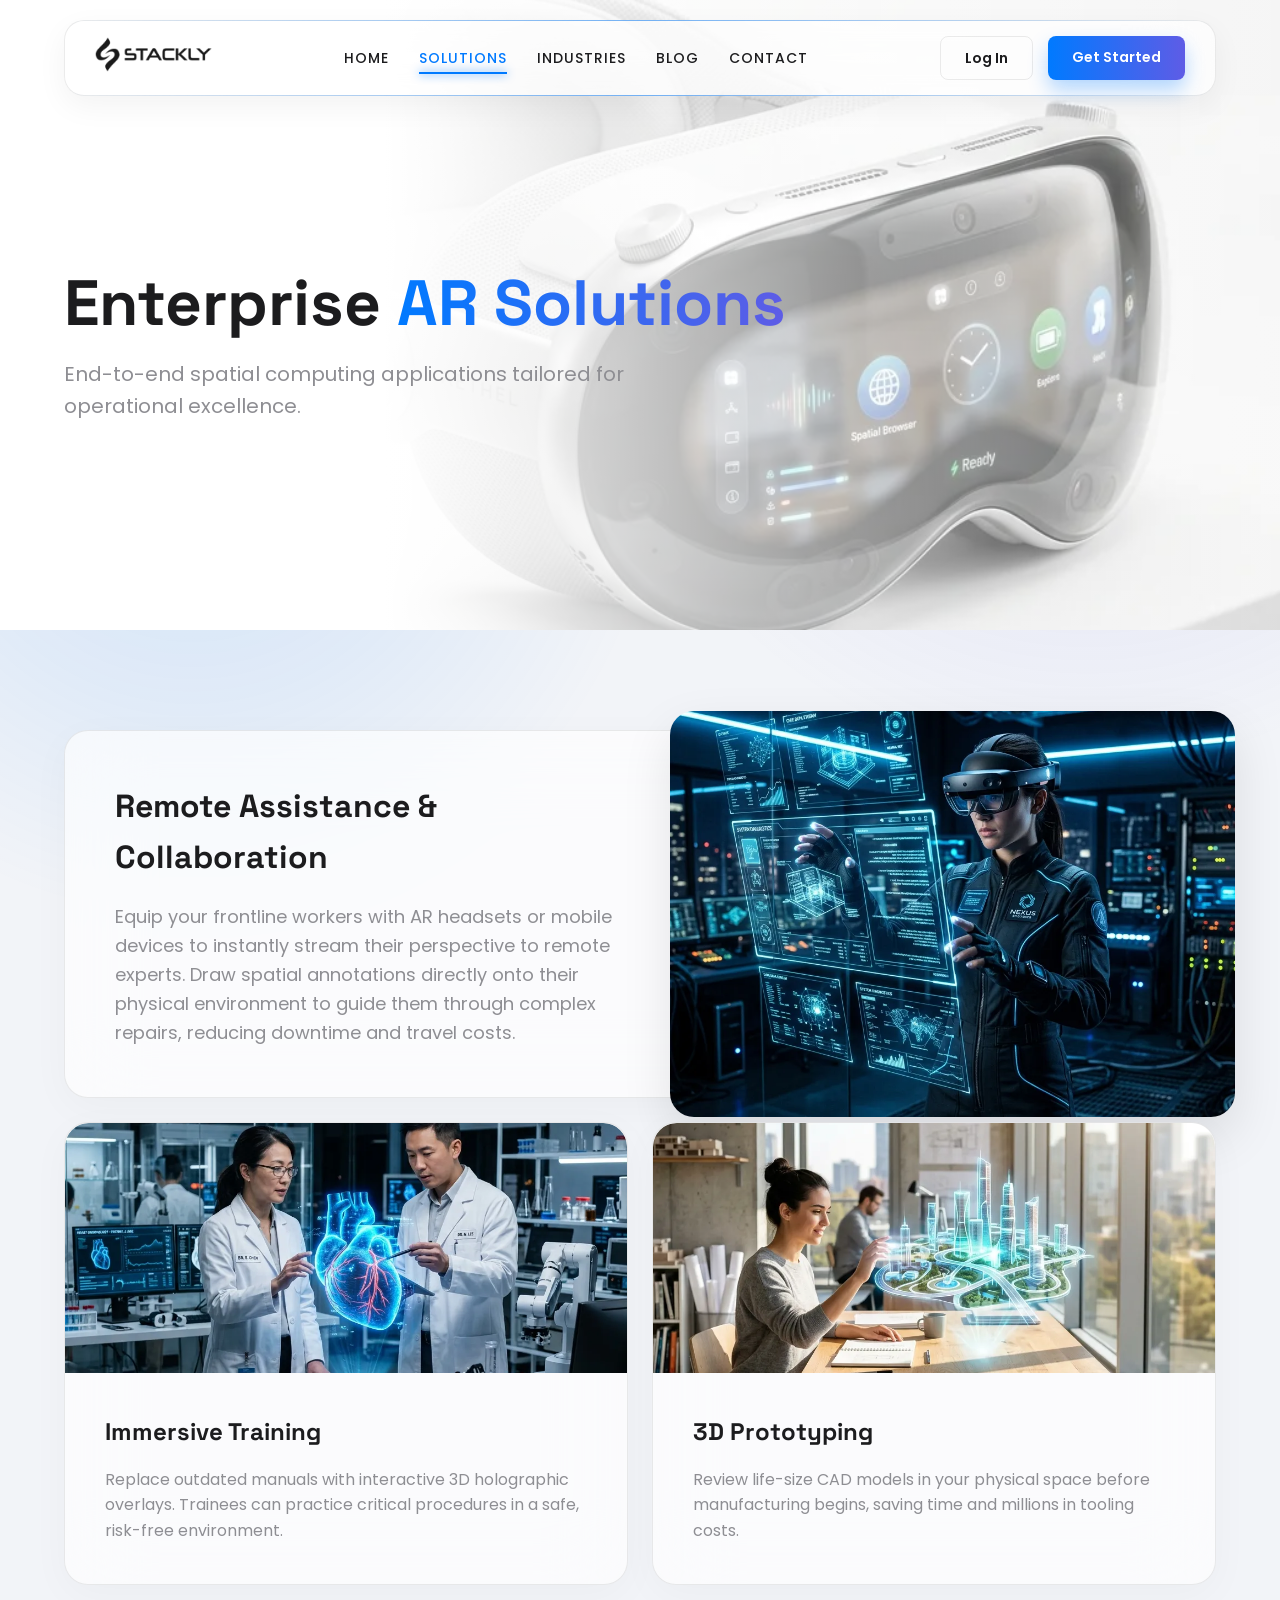
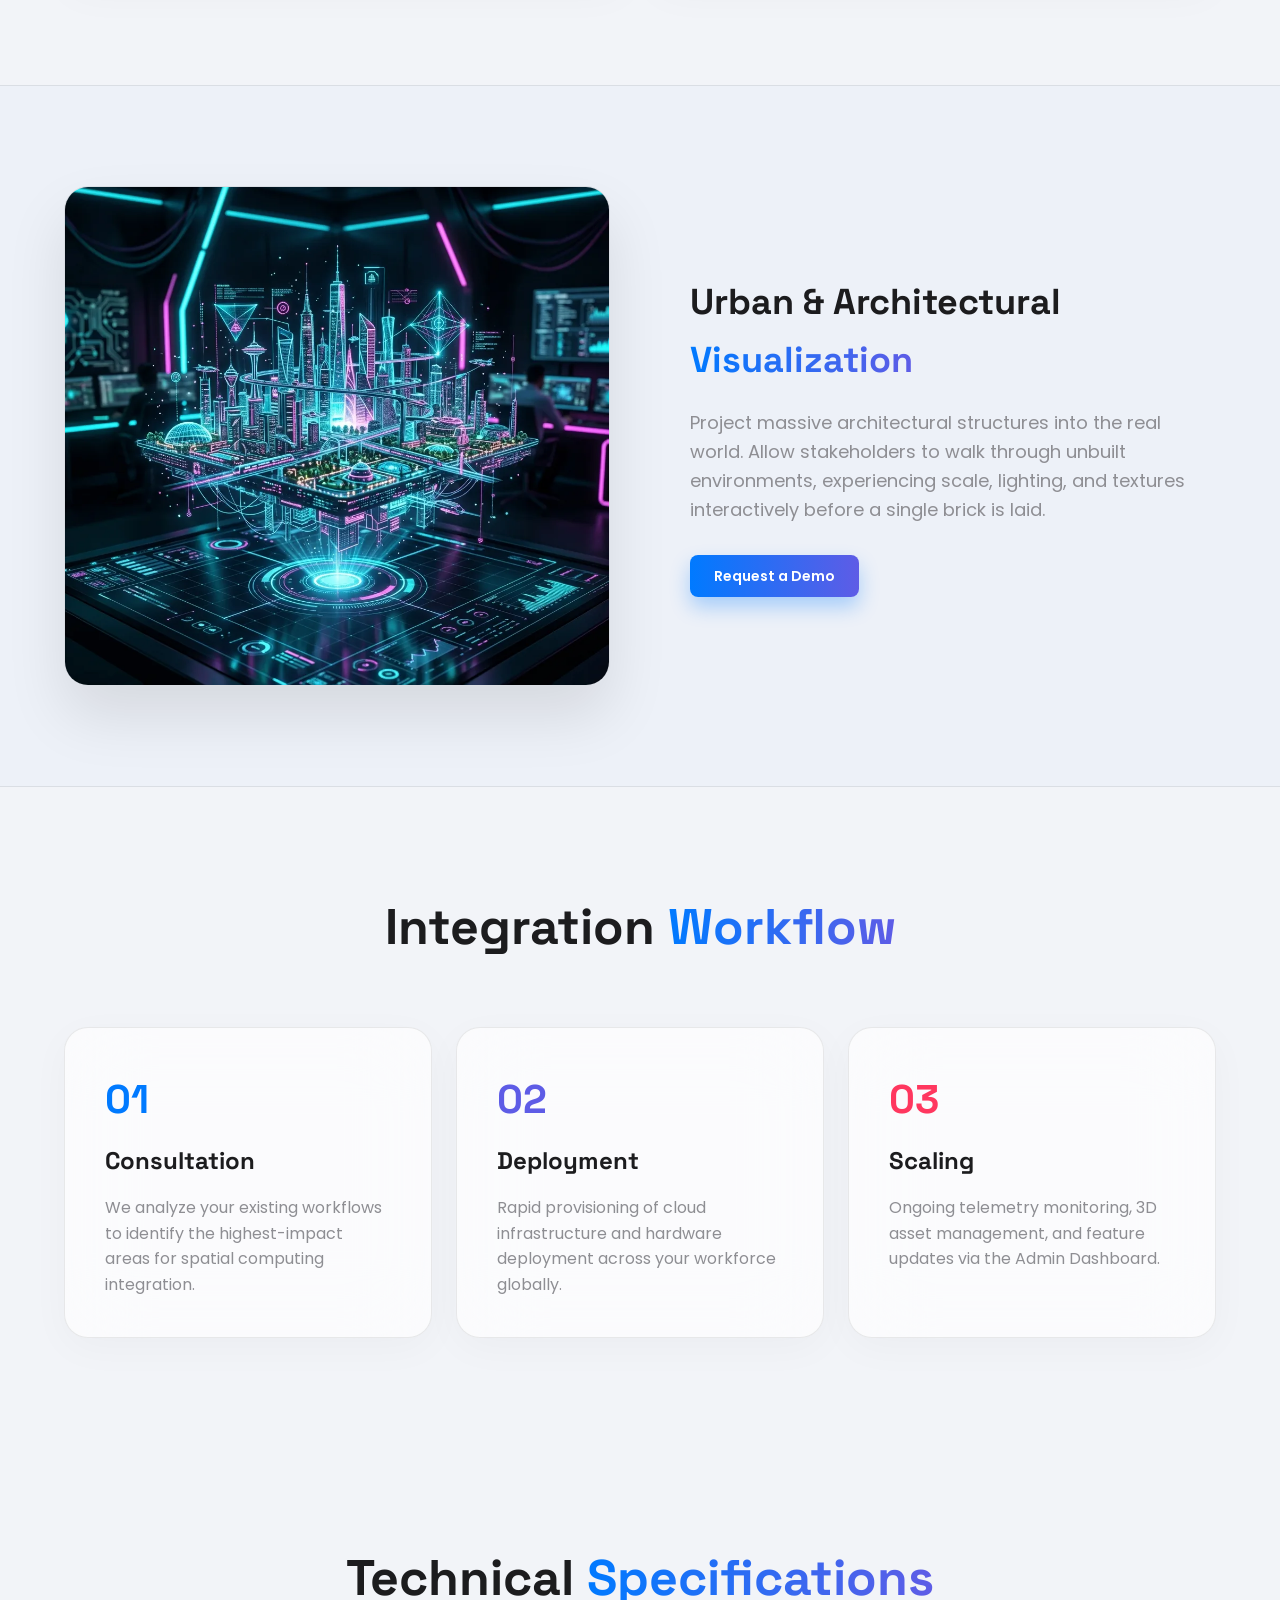
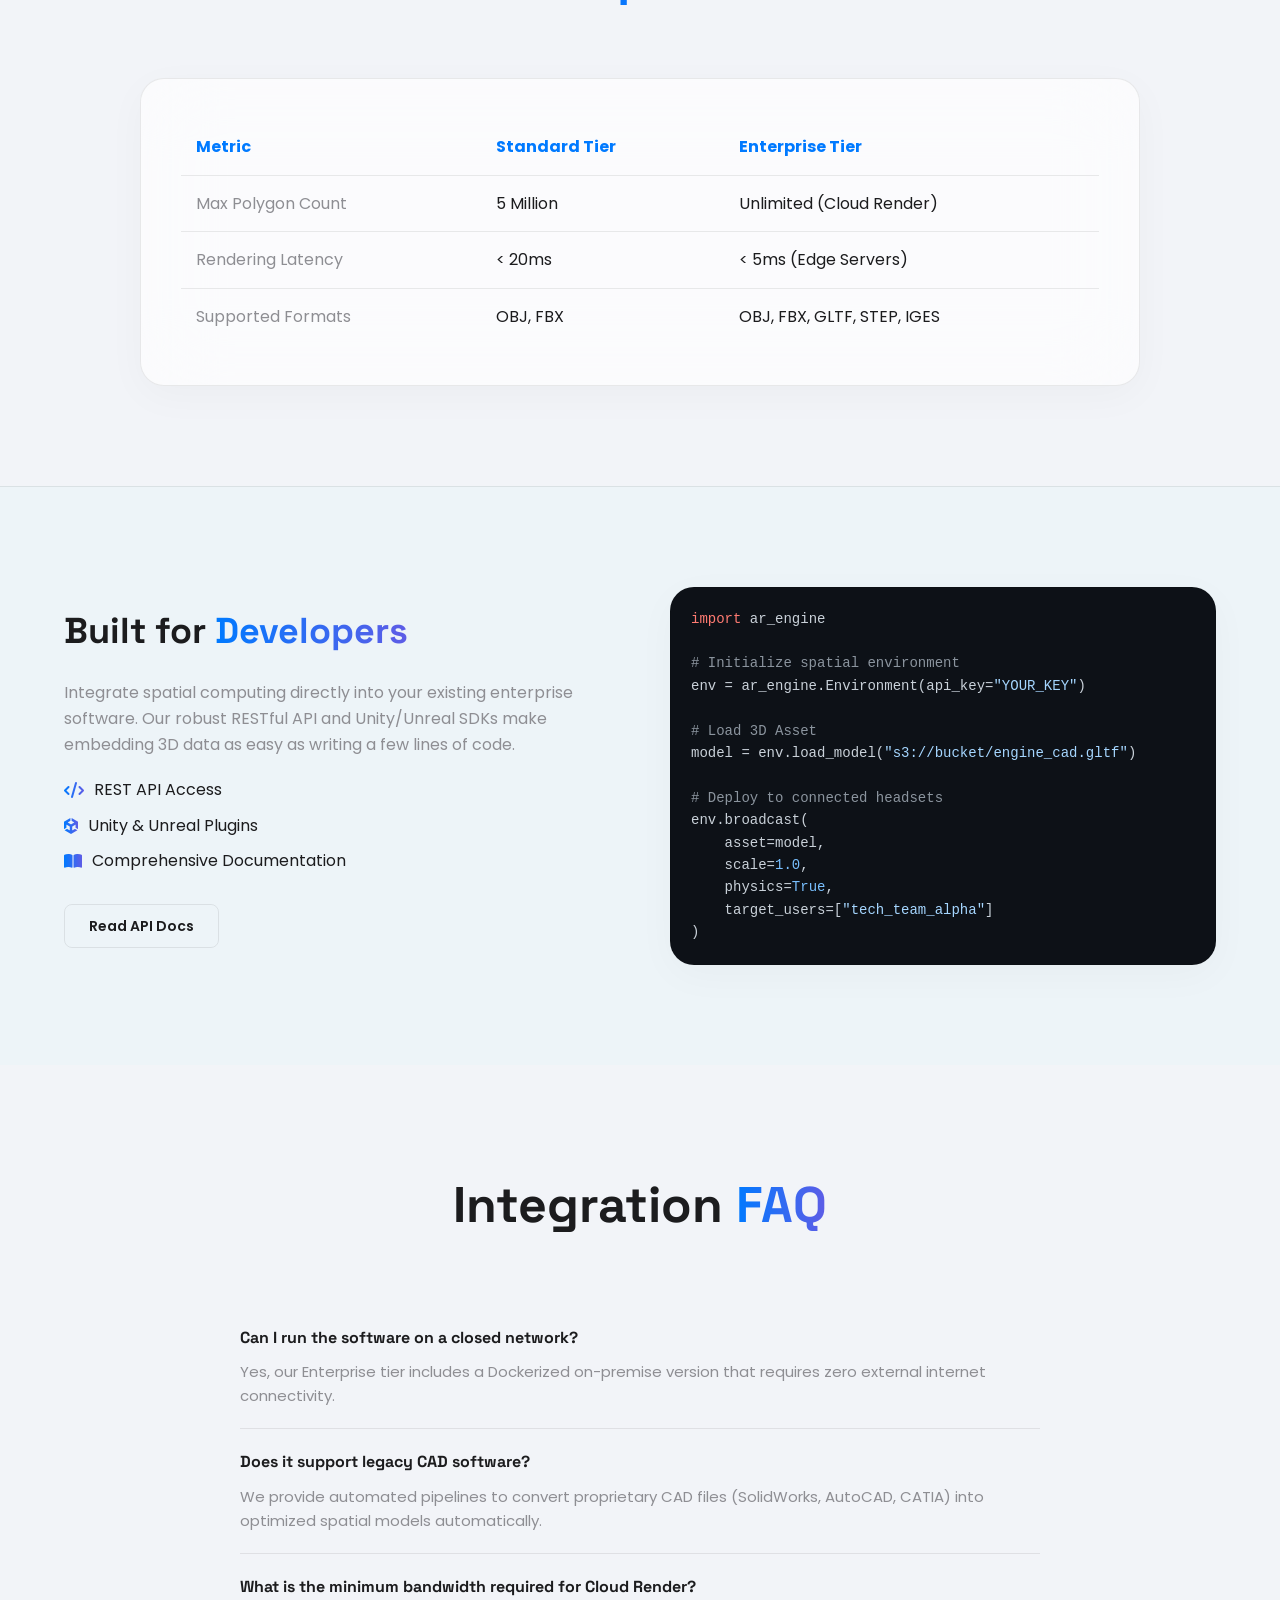
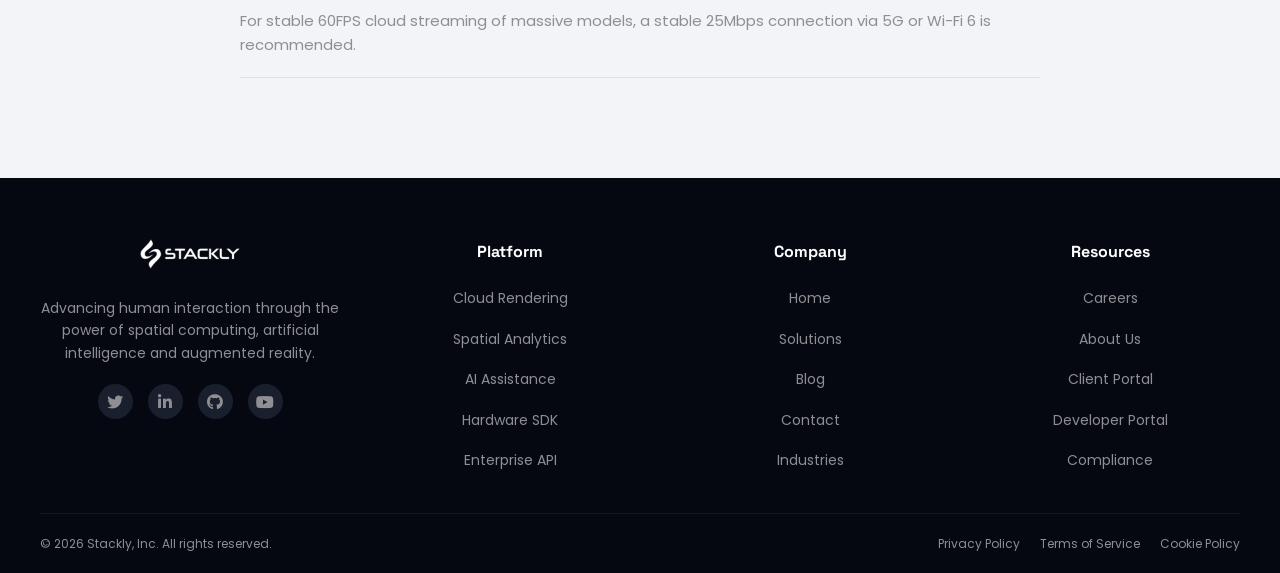
<file: ar-solutions.html>
<!DOCTYPE html>
<html lang="en">
<head>
    <meta charset="UTF-8">
    <meta name="viewport" content="width=device-width, initial-scale=1.0">
    <title>Solutions | AR Solutions</title>
    <link href="https://unpkg.com/aos@2.3.1/dist/aos.css" rel="stylesheet">
    <link rel="stylesheet" href="https://cdnjs.cloudflare.com/ajax/libs/font-awesome/6.5.0/css/all.min.css">
    <link rel="stylesheet" href="css/style.css">
</head>
<body>

    <div class="ambient-bg"></div>

    <!-- Section 1: Header -->
    <header data-aos="fade-down" data-aos-duration="1000">
        <a href="index.html" class="logo">
            <img src="assets/logo.webp" alt="AR Solutions Logo">
        </a>
        <nav>
            <a href="index.html">HOME</a>
            <a href="ar-solutions.html" class="active">SOLUTIONS</a>
            <a href="industries.html">INDUSTRIES</a>
            <a href="blog.html">BLOG</a>
            <a href="contact.html">CONTACT</a>
        </nav>
        <div class="auth-buttons">
            <a href="login.html" class="btn btn-outline">Log In</a>
            <a href="signup.html" class="btn btn-glow">Get Started</a>
        </div>
        <div class="hamburger" id="hamburger"><span></span><span></span><span></span></div>
    </header>

    <div class="mobile-menu" id="mobileMenu">
        <a href="index.html">HOME</a>
        <a href="ar-solutions.html">SOLUTIONS</a>
        <a href="industries.html">INDUSTRIES</a>
        <a href="blog.html">BLOG</a>
        <a href="contact.html">CONTACT</a>
        <a href="login.html" class="btn btn-outline">Log In</a>
        <a href="signup.html" class="btn btn-glow">Get Started</a>
    </div>

    <!-- Section 2: Hero -->
    <section class="hero" style="min-height: 70vh; padding: 150px 5% 50px; background: url('assets/spatial_headset.webp') right center/cover no-repeat;">
        <div style="position: absolute; inset: 0; background: linear-gradient(90deg, rgba(255,255,255,1) 30%, rgba(255,255,255,0.2) 100%);"></div>
        <div class="hero-content" style="position: relative; z-index: 10; text-align: left; max-width: 1200px; margin: 0 auto; width: 100%;">
            <h1 data-aos="zoom-in" style="font-size: clamp(40px, 5vw, 70px); text-transform: none; color: var(--text-main);">
                Enterprise <span class="text-gradient">AR Solutions</span>
            </h1>
            <p data-aos="fade-up" data-aos-delay="200" style="margin-left: 0; color: var(--text-muted); font-size: 20px;">
                End-to-end spatial computing applications tailored for operational excellence.
            </p>
        </div>
    </section>

    <!-- Section 3: Detailed Solutions Grid -->
    <section class="section-pad">
        <div class="bento-grid">
            <div class="glass-card col-12" data-aos="fade-up" style="padding: 0; display: flex; flex-wrap: wrap; overflow: visible;">
                <div style="flex: 1; padding: 50px; min-width: 300px; z-index: 2;">
                    <h3 style="font-size: 32px; margin-bottom: 20px;">Remote Assistance & Collaboration</h3>
                    <p style="font-size: 18px; color: var(--text-muted);">Equip your frontline workers with AR headsets or mobile devices to instantly stream their perspective to remote experts. Draw spatial annotations directly onto their physical environment to guide them through complex repairs, reducing downtime and travel costs.</p>
                </div>
                <div style="flex: 1; min-width: 300px; position: relative;">
                    <img src="assets/ar_engineer.webp" style="width: calc(100% + 40px); height: calc(100% + 40px); object-fit: cover; border-radius: 24px; position: absolute; top: -20px; right: -20px; box-shadow: 0 20px 50px rgba(0,0,0,0.1);">
                </div>
            </div>
            
            <div class="glass-card col-6" data-aos="fade-right" data-aos-delay="100" style="padding: 0; display: flex; flex-direction: column;">
                <img src="assets/holo_medical.webp" style="width: 100%; height: 250px; object-fit: cover; border-radius: 24px 24px 0 0;">
                <div style="padding: 40px;">
                    <h3>Immersive Training</h3>
                    <p style="color: var(--text-muted);">Replace outdated manuals with interactive 3D holographic overlays. Trainees can practice critical procedures in a safe, risk-free environment.</p>
                </div>
            </div>
            
            <div class="glass-card col-6" data-aos="fade-left" data-aos-delay="200" style="padding: 0; display: flex; flex-direction: column;">
                <img src="assets/holo_architecture.webp" style="width: 100%; height: 250px; object-fit: cover; border-radius: 24px 24px 0 0;">
                <div style="padding: 40px;">
                    <h3>3D Prototyping</h3>
                    <p style="color: var(--text-muted);">Review life-size CAD models in your physical space before manufacturing begins, saving time and millions in tooling costs.</p>
                </div>
            </div>
        </div>
    </section>

    <!-- Section 4: Split Feature -->
    <section class="section-pad" style="background: rgba(0, 122, 255, 0.02); border-top: 1px solid var(--glass-border); border-bottom: 1px solid var(--glass-border);">
        <div class="feature-split">
            <div class="feature-img-wrapper" data-aos="zoom-in" style="height: 500px; border-radius: 24px; overflow: hidden; box-shadow: 0 30px 60px rgba(0,0,0,0.1);">
                <img src="assets/ar_city.webp" alt="AR City Simulation">
            </div>
            <div data-aos="fade-left" style="padding-left: 20px;">
                <h2 data-aos="fade-up" style="font-size: 36px; margin-bottom: 20px; color: var(--text-main);">Urban & Architectural <br><span class="text-gradient">Visualization</span></h2>
                <p data-aos="fade-up" data-aos-delay="100" style="color: var(--text-muted); font-size: 18px; margin-bottom: 30px;">
                    Project massive architectural structures into the real world. Allow stakeholders to walk through unbuilt environments, experiencing scale, lighting, and textures interactively before a single brick is laid.
                </p>
                <a href="404.html" data-aos="zoom-in" data-aos-delay="200" class="btn btn-glow" style="display: inline-block;">Request a Demo</a>
            </div>
        </div>
    </section>

    <!-- Section 5: Step-by-Step Workflow -->
    <section class="section-pad">
        <h2 class="section-title" data-aos="fade-up">Integration <span class="text-gradient">Workflow</span></h2>
        <div class="bento-grid">
            <div class="glass-card col-4" data-aos="fade-up" data-aos-delay="0">
                <h1 style="color: var(--primary); font-size: 40px; margin-bottom: 10px;">01</h1>
                <h3>Consultation</h3>
                <p>We analyze your existing workflows to identify the highest-impact areas for spatial computing integration.</p>
            </div>
            <div class="glass-card col-4" data-aos="fade-up" data-aos-delay="100">
                <h1 style="color: var(--secondary); font-size: 40px; margin-bottom: 10px;">02</h1>
                <h3>Deployment</h3>
                <p>Rapid provisioning of cloud infrastructure and hardware deployment across your workforce globally.</p>
            </div>
            <div class="glass-card col-4" data-aos="fade-up" data-aos-delay="200">
                <h1 style="color: var(--accent); font-size: 40px; margin-bottom: 10px;">03</h1>
                <h3>Scaling</h3>
                <p>Ongoing telemetry monitoring, 3D asset management, and feature updates via the Admin Dashboard.</p>
            </div>
        </div>
    </section>

    <!-- Section 6: Technical Specifications -->
    <section class="section-pad">
        <h2 class="section-title" data-aos="fade-up">Technical <span class="text-gradient">Specifications</span></h2>
        <div class="glass-card" style="max-width: 1000px; margin: 0 auto; overflow-x: auto;" data-aos="fade-up">
            <table style="width: 100%; border-collapse: collapse; text-align: left;">
                <tr style="border-bottom: 1px solid var(--glass-border);">
                    <th style="padding: 15px; color: var(--primary);">Metric</th>
                    <th style="padding: 15px; color: var(--primary);">Standard Tier</th>
                    <th style="padding: 15px; color: var(--primary);">Enterprise Tier</th>
                </tr>
                <tr data-aos="fade-left" data-aos-delay="100" style="border-bottom: 1px solid var(--glass-border);">
                    <td style="padding: 15px; color: var(--text-muted);">Max Polygon Count</td>
                    <td style="padding: 15px;">5 Million</td>
                    <td style="padding: 15px;">Unlimited (Cloud Render)</td>
                </tr>
                <tr data-aos="fade-left" data-aos-delay="200" style="border-bottom: 1px solid var(--glass-border);">
                    <td style="padding: 15px; color: var(--text-muted);">Rendering Latency</td>
                    <td style="padding: 15px;">< 20ms</td>
                    <td style="padding: 15px;">< 5ms (Edge Servers)</td>
                </tr>
                <tr data-aos="fade-left" data-aos-delay="300">
                    <td style="padding: 15px; color: var(--text-muted);">Supported Formats</td>
                    <td style="padding: 15px;">OBJ, FBX</td>
                    <td style="padding: 15px;">OBJ, FBX, GLTF, STEP, IGES</td>
                </tr>
            </table>
        </div>
    </section>

    <!-- Section 7: Developer API & SDK -->
    <section class="section-pad" style="background: rgba(0,240,255,0.02); border-top: 1px solid var(--glass-border);">
        <div class="feature-split">
            <div data-aos="fade-right">
                <h2 style="font-size: 36px; margin-bottom: 20px;">Built for <span class="text-gradient">Developers</span></h2>
                <p style="color: var(--text-muted); font-size: 16px; margin-bottom: 20px;">
                    Integrate spatial computing directly into your existing enterprise software. Our robust RESTful API and Unity/Unreal SDKs make embedding 3D data as easy as writing a few lines of code.
                </p>
                <ul style="list-style: none; display: flex; flex-direction: column; gap: 10px; margin-bottom: 30px;">
                    <li style="display: flex; gap: 10px; align-items: center;"><i class="fa-solid fa-code text-gradient"></i> REST API Access</li>
                    <li style="display: flex; gap: 10px; align-items: center;"><i class="fa-brands fa-unity text-gradient"></i> Unity & Unreal Plugins</li>
                    <li style="display: flex; gap: 10px; align-items: center;"><i class="fa-solid fa-book-open text-gradient"></i> Comprehensive Documentation</li>
                </ul>
                <a href="404.html" class="btn btn-outline" style="display: inline-block;">Read API Docs</a>
            </div>
            <div class="glass-card" data-aos="fade-left" style="background: #0d1117; padding: 20px; font-family: monospace; font-size: 14px; overflow-x: auto; color: #c9d1d9;">
<pre style="margin: 0;">
<span style="color: #ff7b72;">import</span> ar_engine

<span style="color: #8b949e;"># Initialize spatial environment</span>
env = ar_engine.Environment(api_key=<span style="color: #a5d6ff;">"YOUR_KEY"</span>)

<span style="color: #8b949e;"># Load 3D Asset</span>
model = env.load_model(<span style="color: #a5d6ff;">"s3://bucket/engine_cad.gltf"</span>)

<span style="color: #8b949e;"># Deploy to connected headsets</span>
env.broadcast(
    asset=model,
    scale=<span style="color: #79c0ff;">1.0</span>,
    physics=<span style="color: #79c0ff;">True</span>,
    target_users=[<span style="color: #a5d6ff;">"tech_team_alpha"</span>]
)
</pre>
            </div>
        </div>
    </section>

    <!-- Section 8: Solutions FAQ -->
    <section class="section-pad">
        <h2 class="section-title" data-aos="fade-up">Integration <span class="text-gradient">FAQ</span></h2>
        <div style="max-width: 800px; margin: 0 auto;" data-aos="fade-up">
            <div style="border-bottom: 1px solid var(--glass-border); padding: 20px 0;">
                <h4 style="margin-bottom: 10px; color: var(--text-main);">Can I run the software on a closed network?</h4>
                <p style="color: var(--text-muted); margin: 0; font-size: 15px;">Yes, our Enterprise tier includes a Dockerized on-premise version that requires zero external internet connectivity.</p>
            </div>
            <div style="border-bottom: 1px solid var(--glass-border); padding: 20px 0;">
                <h4 style="margin-bottom: 10px; color: var(--text-main);">Does it support legacy CAD software?</h4>
                <p style="color: var(--text-muted); margin: 0; font-size: 15px;">We provide automated pipelines to convert proprietary CAD files (SolidWorks, AutoCAD, CATIA) into optimized spatial models automatically.</p>
            </div>
            <div style="border-bottom: 1px solid var(--glass-border); padding: 20px 0;">
                <h4 style="margin-bottom: 10px; color: var(--text-main);">What is the minimum bandwidth required for Cloud Render?</h4>
                <p style="color: var(--text-muted); margin: 0; font-size: 15px;">For stable 60FPS cloud streaming of massive models, a stable 25Mbps connection via 5G or Wi-Fi 6 is recommended.</p>
            </div>
        </div>
    </section>

    <!-- Section 9: Footer -->
    <footer style="background-color: #050810; padding: 60px 20px 20px; font-family: 'Poppins', sans-serif; border-top: 1px solid var(--glass-border);">
        <div style="max-width: 1200px; margin: 0 auto; display: flex; flex-wrap: wrap; justify-content: space-between; gap: 40px;">
            <div style="flex: 1; min-width: 300px;">
                <img src="assets/logo.webp" alt="Stackly Logo" style="height: 30px; margin-bottom: 20px;">
                <p style="color: var(--text-muted); font-size: 14px; line-height: 1.6; margin-bottom: 20px;">
                    Advancing human interaction through the power of spatial computing, artificial intelligence and augmented reality.
                </p>
                <div style="display: flex; gap: 15px; justify-content: center; margin-top: 10px;">
                    <a href="404.html" style="width: 35px; height: 35px; border-radius: 50%; background: #1a1f2e; display: flex; align-items: center; justify-content: center; color: var(--text-muted); text-decoration: none; transition: 0.3s;" onmouseover="this.style.background='var(--primary)'; this.style.color='#000';" onmouseout="this.style.background='#1a1f2e'; this.style.color='var(--text-muted)';"><i class="fa-brands fa-twitter"></i></a>
                    <a href="404.html" style="width: 35px; height: 35px; border-radius: 50%; background: #1a1f2e; display: flex; align-items: center; justify-content: center; color: var(--text-muted); text-decoration: none; transition: 0.3s;" onmouseover="this.style.background='var(--primary)'; this.style.color='#000';" onmouseout="this.style.background='#1a1f2e'; this.style.color='var(--text-muted)';"><i class="fa-brands fa-linkedin-in"></i></a>
                    <a href="404.html" style="width: 35px; height: 35px; border-radius: 50%; background: #1a1f2e; display: flex; align-items: center; justify-content: center; color: var(--text-muted); text-decoration: none; transition: 0.3s;" onmouseover="this.style.background='var(--primary)'; this.style.color='#000';" onmouseout="this.style.background='#1a1f2e'; this.style.color='var(--text-muted)';"><i class="fa-brands fa-github"></i></a>
                    <a href="404.html" style="width: 35px; height: 35px; border-radius: 50%; background: #1a1f2e; display: flex; align-items: center; justify-content: center; color: var(--text-muted); text-decoration: none; transition: 0.3s;" onmouseover="this.style.background='var(--primary)'; this.style.color='#000';" onmouseout="this.style.background='#1a1f2e'; this.style.color='var(--text-muted)';"><i class="fa-brands fa-youtube"></i></a>
                </div>
            </div>
            
            <div style="flex: 1; min-width: 150px;">
                <h4 style="color: #fff; margin-bottom: 20px; font-size: 16px;">Platform</h4>
                <ul style="list-style: none; padding: 0; margin: 0; display: flex; flex-direction: column; gap: 15px;">
                    <li><a href="404.html" style="color: var(--text-muted); text-decoration: none; font-size: 14px; transition: 0.3s;" onmouseover="this.style.color='var(--primary)'" onmouseout="this.style.color='var(--text-muted)'">Cloud Rendering</a></li>
                    <li><a href="404.html" style="color: var(--text-muted); text-decoration: none; font-size: 14px; transition: 0.3s;" onmouseover="this.style.color='var(--primary)'" onmouseout="this.style.color='var(--text-muted)'">Spatial Analytics</a></li>
                    <li><a href="404.html" style="color: var(--text-muted); text-decoration: none; font-size: 14px; transition: 0.3s;" onmouseover="this.style.color='var(--primary)'" onmouseout="this.style.color='var(--text-muted)'">AI Assistance</a></li>
                    <li><a href="404.html" style="color: var(--text-muted); text-decoration: none; font-size: 14px; transition: 0.3s;" onmouseover="this.style.color='var(--primary)'" onmouseout="this.style.color='var(--text-muted)'">Hardware SDK</a></li>
                    <li><a href="404.html" style="color: var(--text-muted); text-decoration: none; font-size: 14px; transition: 0.3s;" onmouseover="this.style.color='var(--primary)'" onmouseout="this.style.color='var(--text-muted)'">Enterprise API</a></li>
                </ul>
            </div>
<div style="flex: 1; min-width: 150px;">
                <h4 style="color: #fff; margin-bottom: 20px; font-size: 16px;">Company</h4>
                <ul style="list-style: none; padding: 0; margin: 0; display: flex; flex-direction: column; gap: 15px;">
                    <li><a href="index.html" style="color: var(--text-muted); text-decoration: none; font-size: 14px; transition: 0.3s;" onmouseover="this.style.color='var(--primary)'" onmouseout="this.style.color='var(--text-muted)'">Home</a></li>
                    <li><a href="ar-solutions.html" style="color: var(--text-muted); text-decoration: none; font-size: 14px; transition: 0.3s;" onmouseover="this.style.color='var(--primary)'" onmouseout="this.style.color='var(--text-muted)'">Solutions</a></li>
                    <li><a href="blog.html" style="color: var(--text-muted); text-decoration: none; font-size: 14px; transition: 0.3s;" onmouseover="this.style.color='var(--primary)'" onmouseout="this.style.color='var(--text-muted)'">Blog</a></li>
                    <li><a href="contact.html" style="color: var(--text-muted); text-decoration: none; font-size: 14px; transition: 0.3s;" onmouseover="this.style.color='var(--primary)'" onmouseout="this.style.color='var(--text-muted)'">Contact</a></li>
                    <li><a href="industries.html" style="color: var(--text-muted); text-decoration: none; font-size: 14px; transition: 0.3s;" onmouseover="this.style.color='var(--primary)'" onmouseout="this.style.color='var(--text-muted)'">Industries</a></li>
                </ul>
            </div>

            <div style="flex: 1; min-width: 150px;">
                <h4 style="color: #fff; margin-bottom: 20px; font-size: 16px;">Resources</h4>
                <ul style="list-style: none; padding: 0; margin: 0; display: flex; flex-direction: column; gap: 15px;">
                    <li><a href="404.html" style="color: var(--text-muted); text-decoration: none; font-size: 14px; transition: 0.3s;" onmouseover="this.style.color='var(--primary)'" onmouseout="this.style.color='var(--text-muted)'">Careers</a></li>
                    <li><a href="404.html" style="color: var(--text-muted); text-decoration: none; font-size: 14px; transition: 0.3s;" onmouseover="this.style.color='var(--primary)'" onmouseout="this.style.color='var(--text-muted)'">About Us</a></li>
                    <li><a href="404.html" style="color: var(--text-muted); text-decoration: none; font-size: 14px; transition: 0.3s;" onmouseover="this.style.color='var(--primary)'" onmouseout="this.style.color='var(--text-muted)'">Client Portal</a></li>
                    <li><a href="404.html" style="color: var(--text-muted); text-decoration: none; font-size: 14px; transition: 0.3s;" onmouseover="this.style.color='var(--primary)'" onmouseout="this.style.color='var(--text-muted)'">Developer Portal</a></li>
                    <li><a href="404.html" style="color: var(--text-muted); text-decoration: none; font-size: 14px; transition: 0.3s;" onmouseover="this.style.color='var(--primary)'" onmouseout="this.style.color='var(--text-muted)'">Compliance</a></li>
                </ul>
            </div>
        </div>
        <div style="max-width: 1200px; margin: 40px auto 0; padding-top: 20px; border-top: 1px solid rgba(255,255,255,0.05); display: flex; flex-wrap: wrap; justify-content: space-between; align-items: center; gap: 20px;">
            <p style="color: var(--text-muted); font-size: 12px; margin: 0;">&copy; 2026 Stackly, Inc. All rights reserved.</p>
            <div style="display: flex; gap: 20px;">
                <a href="404.html" style="color: var(--text-muted); text-decoration: none; font-size: 12px; transition: 0.3s;" onmouseover="this.style.color='var(--primary)'" onmouseout="this.style.color='var(--text-muted)'">Privacy Policy</a>
                <a href="404.html" style="color: var(--text-muted); text-decoration: none; font-size: 12px; transition: 0.3s;" onmouseover="this.style.color='var(--primary)'" onmouseout="this.style.color='var(--text-muted)'">Terms of Service</a>
                <a href="404.html" style="color: var(--text-muted); text-decoration: none; font-size: 12px; transition: 0.3s;" onmouseover="this.style.color='var(--primary)'" onmouseout="this.style.color='var(--text-muted)'">Cookie Policy</a>
            </div>
        </div>
    </footer>

    <script src="https://unpkg.com/aos@2.3.1/dist/aos.js"></script>
    <script src="js/main.js"></script>
</body>
</html>
</file>
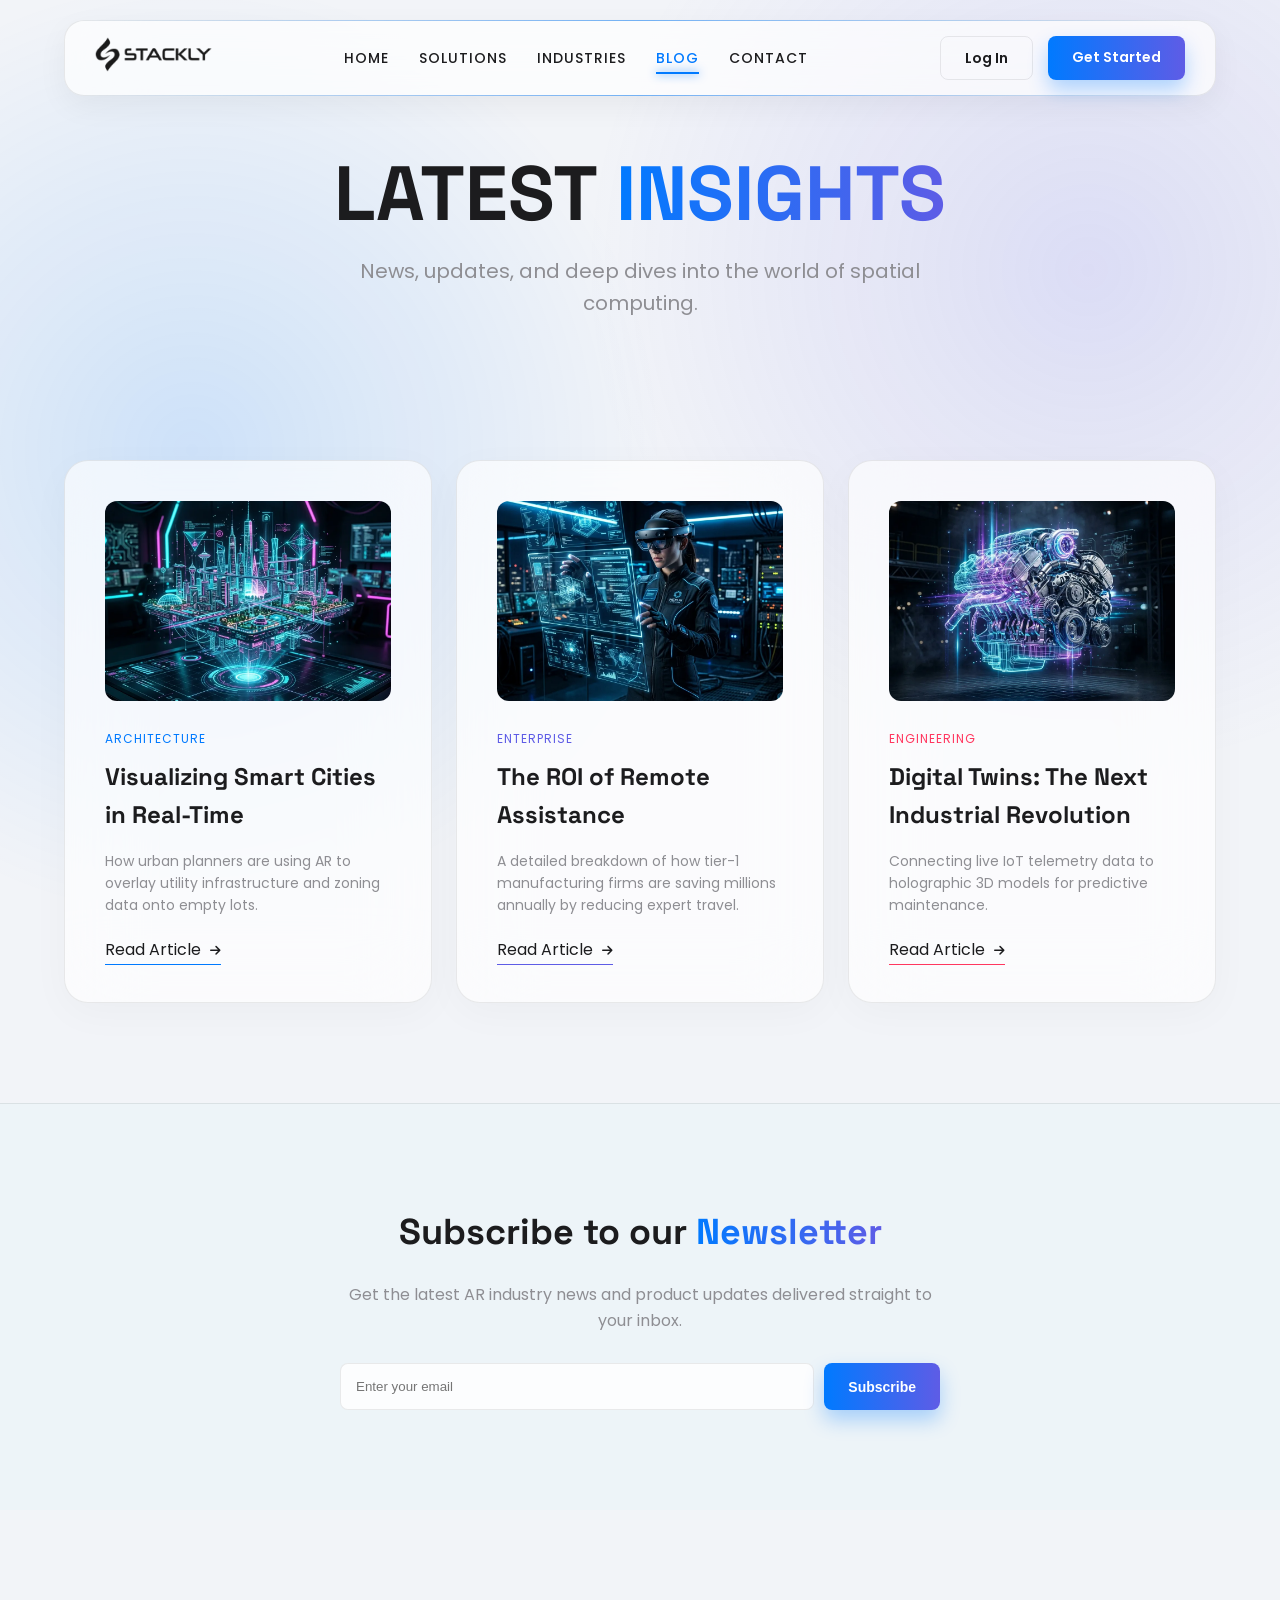
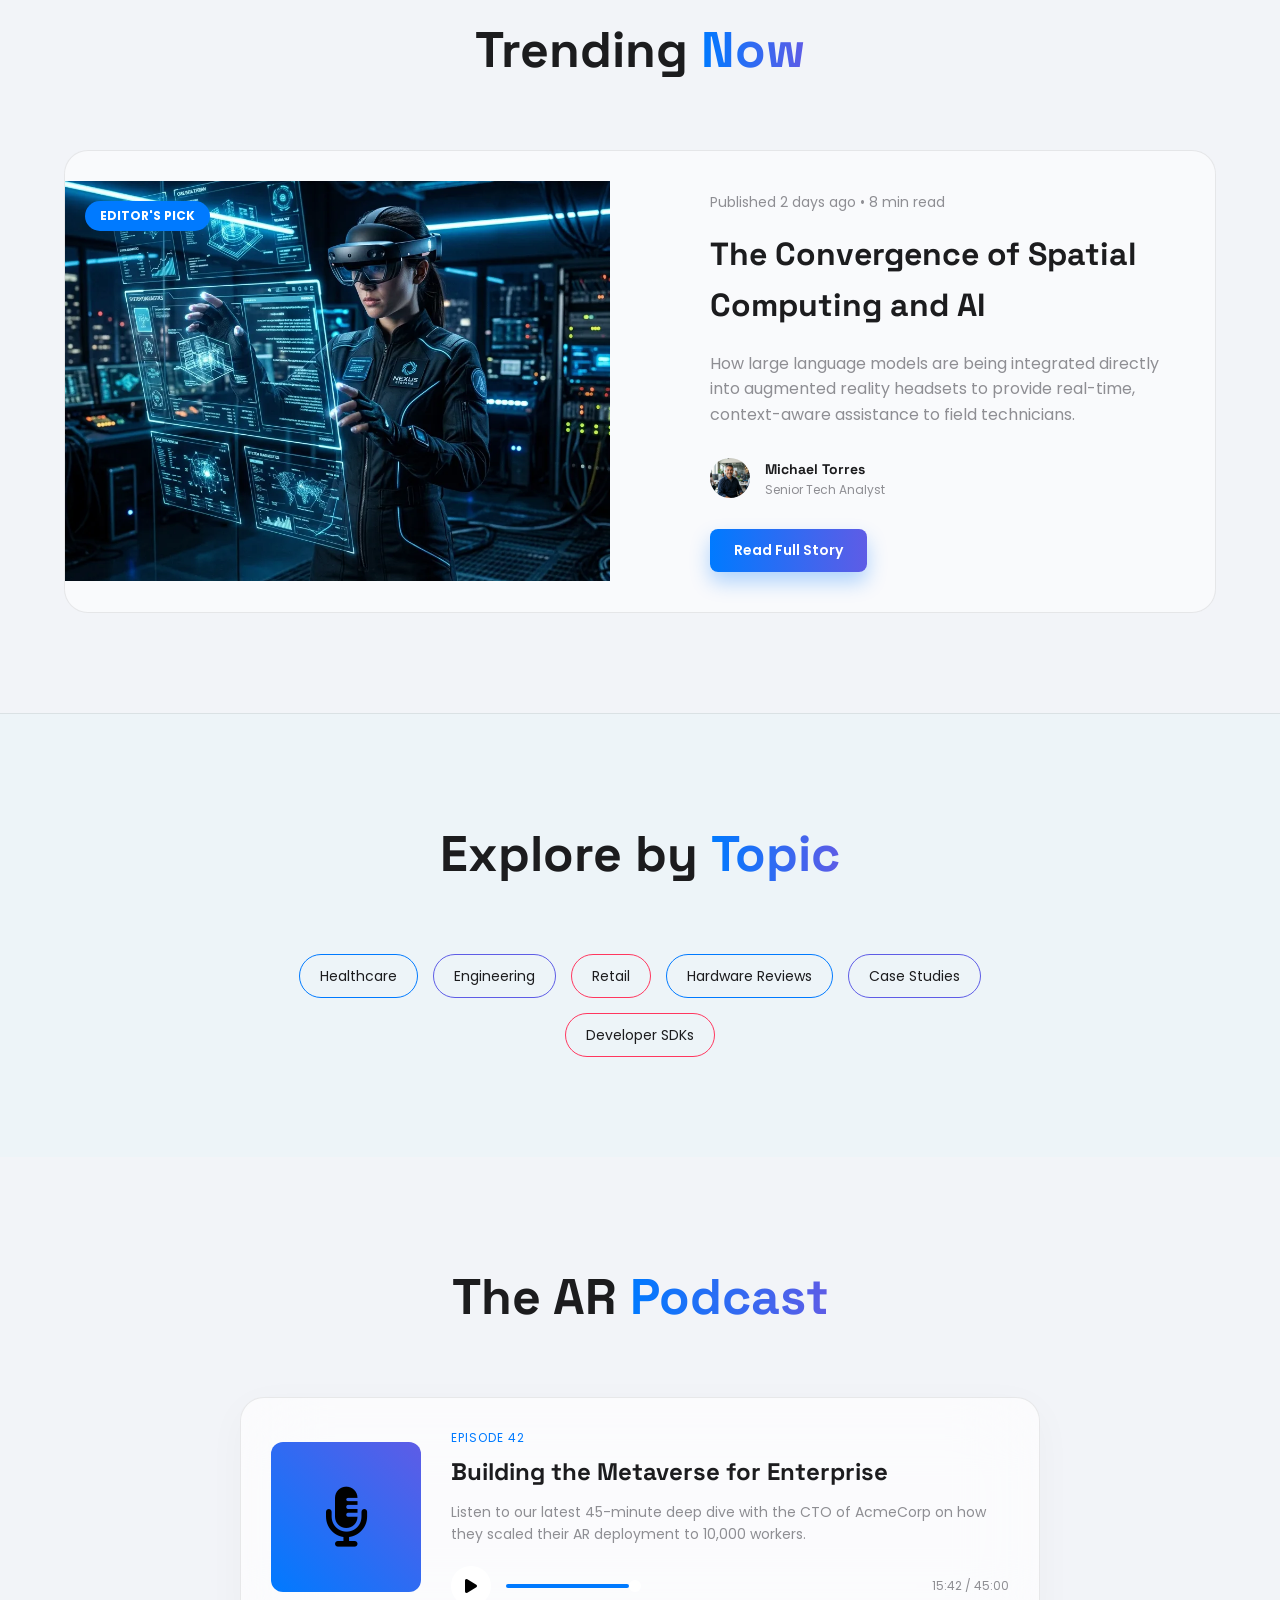
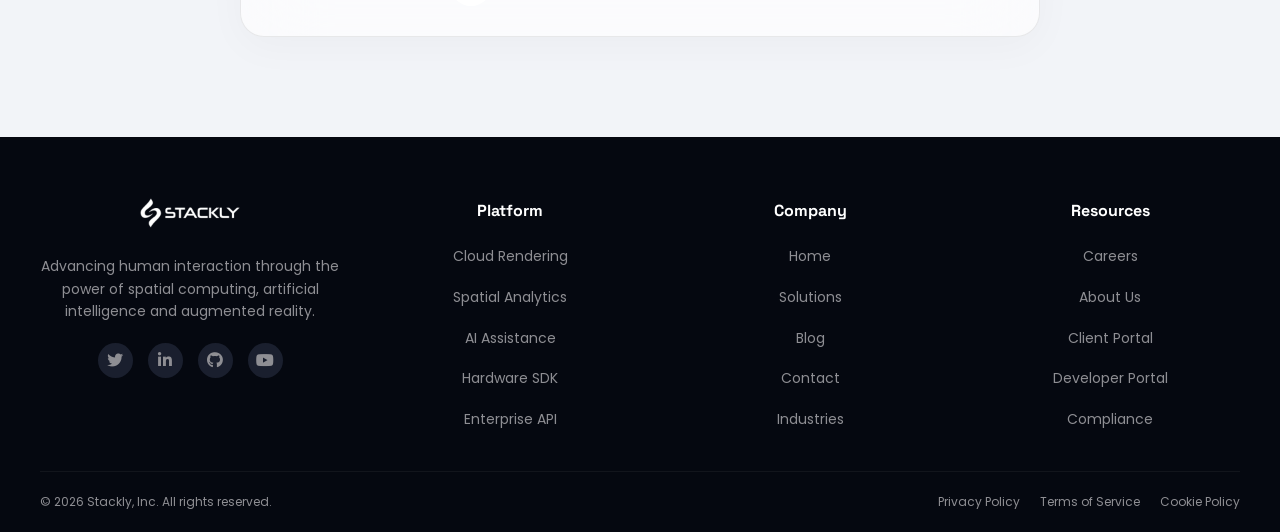
<file: blog.html>
<!DOCTYPE html>
<html lang="en">
<head>
    <meta charset="UTF-8">
    <meta name="viewport" content="width=device-width, initial-scale=1.0">
    <title>Blog | AR Solutions</title>
    <link href="https://unpkg.com/aos@2.3.1/dist/aos.css" rel="stylesheet">
    <link rel="stylesheet" href="https://cdnjs.cloudflare.com/ajax/libs/font-awesome/6.5.0/css/all.min.css">
    <link rel="stylesheet" href="css/style.css">
</head>
<body>

    <div class="ambient-bg"></div>

    <!-- Header -->
    <header data-aos="fade-down" data-aos-duration="1000">
        <a href="index.html" class="logo">
            <img src="assets/logo.webp" alt="AR Solutions Logo">
        </a>
        <nav>
            <a href="index.html">HOME</a>
            <a href="ar-solutions.html">SOLUTIONS</a>
            <a href="industries.html">INDUSTRIES</a>
            <a href="blog.html" class="active">BLOG</a>
            <a href="contact.html">CONTACT</a>
        </nav>
        <div class="auth-buttons">
            <a href="login.html" class="btn btn-outline">Log In</a>
            <a href="signup.html" class="btn btn-glow">Get Started</a>
        </div>
        <div class="hamburger" id="hamburger"><span></span><span></span><span></span></div>
    </header>

    <div class="mobile-menu" id="mobileMenu">
        <a href="index.html">HOME</a>
        <a href="ar-solutions.html">SOLUTIONS</a>
        <a href="industries.html">INDUSTRIES</a>
        <a href="blog.html">BLOG</a>
        <a href="contact.html">CONTACT</a>
        <a href="login.html" class="btn btn-outline">Log In</a>
        <a href="signup.html" class="btn btn-glow">Get Started</a>
    </div>

    <!-- Hero -->
    <section class="hero" style="min-height: 40vh; padding-top: 150px; padding-bottom: 0;">
        <div class="hero-content">
            <h1 data-aos="zoom-in">
                Latest <span class="text-gradient">Insights</span>
            </h1>
            <p data-aos="fade-up" data-aos-delay="200">
                News, updates, and deep dives into the world of spatial computing.
            </p>
        </div>
    </section>

    <!-- Blog Grid -->
    <section class="section-pad">
        <div class="bento-grid">
            
            <div class="glass-card col-4" data-aos="fade-up">
                <img src="assets/ar_city.webp" alt="AR City" style="width: 100%; height: 200px; object-fit: cover; border-radius: 12px; margin-bottom: 20px;">
                <p style="color: var(--primary); font-size: 12px; text-transform: uppercase; letter-spacing: 1px; margin-bottom: 10px;">Architecture</p>
                <h3 style="margin-bottom: 15px;">Visualizing Smart Cities in Real-Time</h3>
                <p style="color: var(--text-muted); font-size: 14px; margin-bottom: 20px;">How urban planners are using AR to overlay utility infrastructure and zoning data onto empty lots.</p>
                <a href="404.html" style="color: var(--text-main); text-decoration: none; border-bottom: 1px solid var(--primary); padding-bottom: 3px;">Read Article <i class="fa-solid fa-arrow-right" style="font-size: 12px; margin-left: 5px;"></i></a>
            </div>

            <div class="glass-card col-4" data-aos="fade-up" data-aos-delay="100">
                <img src="assets/ar_engineer.webp" alt="AR Engineer" style="width: 100%; height: 200px; object-fit: cover; border-radius: 12px; margin-bottom: 20px;">
                <p style="color: var(--secondary); font-size: 12px; text-transform: uppercase; letter-spacing: 1px; margin-bottom: 10px;">Enterprise</p>
                <h3 style="margin-bottom: 15px;">The ROI of Remote Assistance</h3>
                <p style="color: var(--text-muted); font-size: 14px; margin-bottom: 20px;">A detailed breakdown of how tier-1 manufacturing firms are saving millions annually by reducing expert travel.</p>
                <a href="404.html" style="color: var(--text-main); text-decoration: none; border-bottom: 1px solid var(--secondary); padding-bottom: 3px;">Read Article <i class="fa-solid fa-arrow-right" style="font-size: 12px; margin-left: 5px;"></i></a>
            </div>

            <div class="glass-card col-4" data-aos="fade-up" data-aos-delay="200">
                <img src="assets/ar_engine.webp" alt="AR Engine" style="width: 100%; height: 200px; object-fit: cover; border-radius: 12px; margin-bottom: 20px;">
                <p style="color: var(--accent); font-size: 12px; text-transform: uppercase; letter-spacing: 1px; margin-bottom: 10px;">Engineering</p>
                <h3 style="margin-bottom: 15px;">Digital Twins: The Next Industrial Revolution</h3>
                <p style="color: var(--text-muted); font-size: 14px; margin-bottom: 20px;">Connecting live IoT telemetry data to holographic 3D models for predictive maintenance.</p>
                <a href="404.html" style="color: var(--text-main); text-decoration: none; border-bottom: 1px solid var(--accent); padding-bottom: 3px;">Read Article <i class="fa-solid fa-arrow-right" style="font-size: 12px; margin-left: 5px;"></i></a>
            </div>

        </div>
    </section>

    <!-- Newsletter -->
    <section class="section-pad" style="background: rgba(0,240,255,0.02); border-top: 1px solid var(--glass-border);">
        <div style="max-width: 600px; margin: 0 auto; text-align: center;" data-aos="zoom-in">
            <h2 style="font-size: 36px; margin-bottom: 20px;">Subscribe to our <span class="text-gradient">Newsletter</span></h2>
            <p style="color: var(--text-muted); margin-bottom: 30px;">Get the latest AR industry news and product updates delivered straight to your inbox.</p>
            <form action="404.html" style="display: flex; gap: 10px;">
                <input type="email" required placeholder="Enter your email" style="flex: 1; padding: 15px; border-radius: 8px; border: 1px solid var(--glass-border); background: rgba(255,255,255,0.8); color: var(--text-main); outline: none;">
                <button type="submit" class="btn btn-glow" style="border: none;">Subscribe</button>
            </form>
        </div>
    </section>

    <!-- Section 5: Trending Article Spotlight -->
    <section class="section-pad">
        <h2 class="section-title" data-aos="fade-up">Trending <span class="text-gradient">Now</span></h2>
        <div class="feature-split" style="background: rgba(255,255,255,0.5); border: 1px solid var(--glass-border); border-radius: 24px; overflow: hidden; padding: 0;" data-aos="zoom-in">
            <div style="flex: 1; min-height: 400px; background: url('assets/ar_engineer.webp') center/cover; position: relative;">
                <div style="position: absolute; top: 20px; left: 20px; background: var(--primary); color: #fff; padding: 5px 15px; border-radius: 20px; font-weight: bold; font-size: 12px;">EDITOR'S PICK</div>
            </div>
            <div style="flex: 1; padding: 40px;">
                <p style="color: var(--text-muted); font-size: 14px; margin-bottom: 15px;">Published 2 days ago &bull; 8 min read</p>
                <h2 style="font-size: 32px; margin-bottom: 20px;">The Convergence of Spatial Computing and AI</h2>
                <p style="color: var(--text-muted); font-size: 16px; margin-bottom: 30px;">
                    How large language models are being integrated directly into augmented reality headsets to provide real-time, context-aware assistance to field technicians.
                </p>
                <div style="display: flex; align-items: center; gap: 15px; margin-bottom: 30px;">
                    <div style="width: 40px; height: 40px; background: url('assets/michael.webp') center/cover; border-radius: 50%;"></div>
                    <div>
                        <h4 style="margin: 0; font-size: 14px;">Michael Torres</h4>
                        <p style="margin: 0; font-size: 12px; color: var(--text-muted);">Senior Tech Analyst</p>
                    </div>
                </div>
                <a href="404.html" class="btn btn-glow">Read Full Story</a>
            </div>
        </div>
    </section>

    <!-- Section 6: Topic Cloud / Categories -->
    <section class="section-pad" style="background: rgba(0,240,255,0.02); border-top: 1px solid var(--glass-border);">
        <h2 class="section-title" data-aos="fade-up">Explore by <span class="text-gradient">Topic</span></h2>
        <div style="display: flex; justify-content: center; flex-wrap: wrap; gap: 15px; max-width: 800px; margin: 0 auto;" data-aos="fade-up">
            <a href="404.html" style="padding: 10px 20px; border: 1px solid var(--primary); border-radius: 30px; color: var(--text-main); text-decoration: none; font-size: 14px; transition: 0.3s;" onmouseover="this.style.background='var(--primary)'; this.style.color='#fff';" onmouseout="this.style.background='transparent'; this.style.color='var(--text-main)';">Healthcare</a>
            <a href="404.html" style="padding: 10px 20px; border: 1px solid var(--secondary); border-radius: 30px; color: var(--text-main); text-decoration: none; font-size: 14px; transition: 0.3s;" onmouseover="this.style.background='var(--secondary)'; this.style.color='#fff';" onmouseout="this.style.background='transparent'; this.style.color='var(--text-main)';">Engineering</a>
            <a href="404.html" style="padding: 10px 20px; border: 1px solid var(--accent); border-radius: 30px; color: var(--text-main); text-decoration: none; font-size: 14px; transition: 0.3s;" onmouseover="this.style.background='var(--accent)'; this.style.color='#fff';" onmouseout="this.style.background='transparent'; this.style.color='var(--text-main)';">Retail</a>
            <a href="404.html" style="padding: 10px 20px; border: 1px solid var(--primary); border-radius: 30px; color: var(--text-main); text-decoration: none; font-size: 14px; transition: 0.3s;" onmouseover="this.style.background='var(--primary)'; this.style.color='#fff';" onmouseout="this.style.background='transparent'; this.style.color='var(--text-main)';">Hardware Reviews</a>
            <a href="404.html" style="padding: 10px 20px; border: 1px solid var(--secondary); border-radius: 30px; color: var(--text-main); text-decoration: none; font-size: 14px; transition: 0.3s;" onmouseover="this.style.background='var(--secondary)'; this.style.color='#fff';" onmouseout="this.style.background='transparent'; this.style.color='var(--text-main)';">Case Studies</a>
            <a href="404.html" style="padding: 10px 20px; border: 1px solid var(--accent); border-radius: 30px; color: var(--text-main); text-decoration: none; font-size: 14px; transition: 0.3s;" onmouseover="this.style.background='var(--accent)'; this.style.color='#fff';" onmouseout="this.style.background='transparent'; this.style.color='var(--text-main)';">Developer SDKs</a>
        </div>
    </section>

    <!-- Section 7: The AR Podcast -->
    <style>
        .podcast-card {
            display: flex;
            align-items: center;
            gap: 30px;
        }
        .podcast-play-btn i {
            font-size: 16px !important;
            margin-bottom: 0 !important;
        }
        @media(max-width: 768px) {
            .podcast-card {
                flex-direction: column;
                text-align: center;
                padding: 20px !important;
            }
            .podcast-card .podcast-controls {
                justify-content: center;
            }
        }
    </style>
    <section class="section-pad">
        <h2 class="section-title" data-aos="fade-up">The AR <span class="text-gradient">Podcast</span></h2>
        <div class="glass-card podcast-card" style="max-width: 800px; margin: 0 auto; padding: 30px;" data-aos="zoom-in">
            <div style="width: 150px; height: 150px; background: linear-gradient(45deg, var(--primary), var(--secondary)); border-radius: 12px; display: flex; align-items: center; justify-content: center;">
                <i class="fa-solid fa-microphone-lines" style="font-size: 60px; color: #000;"></i>
            </div>
            <div style="flex: 1;">
                <p style="color: var(--primary); font-size: 12px; text-transform: uppercase; letter-spacing: 1px; margin-bottom: 5px;">Episode 42</p>
                <h3 style="margin-bottom: 10px;">Building the Metaverse for Enterprise</h3>
                <p style="color: var(--text-muted); font-size: 14px; margin-bottom: 20px;">Listen to our latest 45-minute deep dive with the CTO of AcmeCorp on how they scaled their AR deployment to 10,000 workers.</p>
                <div class="podcast-controls" style="display: flex; align-items: center; gap: 15px;">
                    <a href="404.html" class="podcast-play-btn" style="width: 40px; height: 40px; border-radius: 50%; background: #fff; display: flex; align-items: center; justify-content: center; color: #000; text-decoration: none; flex-shrink: 0;"><i class="fa-solid fa-play"></i></a>
                    <div style="flex: 1; height: 4px; background: rgba(255,255,255,0.1); border-radius: 2px; position: relative; min-width: 100px;">
                        <div style="position: absolute; top: 0; left: 0; height: 100%; width: 30%; background: var(--primary); border-radius: 2px;"></div>
                        <div style="position: absolute; top: -4px; left: 30%; width: 12px; height: 12px; background: #fff; border-radius: 50%;"></div>
                    </div>
                    <span style="font-size: 12px; color: var(--text-muted); flex-shrink: 0;">15:42 / 45:00</span>
                </div>
            </div>
        </div>
    </section>

    <!-- Section 8: Footer -->
    <footer style="background-color: #050810; padding: 60px 20px 20px; font-family: 'Poppins', sans-serif; border-top: 1px solid var(--glass-border);">
        <div style="max-width: 1200px; margin: 0 auto; display: flex; flex-wrap: wrap; justify-content: space-between; gap: 40px;">
            <div style="flex: 1; min-width: 300px;">
                <img src="assets/logo.webp" alt="Stackly Logo" style="height: 30px; margin-bottom: 20px;">
                <p style="color: var(--text-muted); font-size: 14px; line-height: 1.6; margin-bottom: 20px;">
                    Advancing human interaction through the power of spatial computing, artificial intelligence and augmented reality.
                </p>
                <div style="display: flex; gap: 15px; justify-content: center; margin-top: 10px;">
                    <a href="404.html" style="width: 35px; height: 35px; border-radius: 50%; background: #1a1f2e; display: flex; align-items: center; justify-content: center; color: var(--text-muted); text-decoration: none; transition: 0.3s;" onmouseover="this.style.background='var(--primary)'; this.style.color='#000';" onmouseout="this.style.background='#1a1f2e'; this.style.color='var(--text-muted)';"><i class="fa-brands fa-twitter"></i></a>
                    <a href="404.html" style="width: 35px; height: 35px; border-radius: 50%; background: #1a1f2e; display: flex; align-items: center; justify-content: center; color: var(--text-muted); text-decoration: none; transition: 0.3s;" onmouseover="this.style.background='var(--primary)'; this.style.color='#000';" onmouseout="this.style.background='#1a1f2e'; this.style.color='var(--text-muted)';"><i class="fa-brands fa-linkedin-in"></i></a>
                    <a href="404.html" style="width: 35px; height: 35px; border-radius: 50%; background: #1a1f2e; display: flex; align-items: center; justify-content: center; color: var(--text-muted); text-decoration: none; transition: 0.3s;" onmouseover="this.style.background='var(--primary)'; this.style.color='#000';" onmouseout="this.style.background='#1a1f2e'; this.style.color='var(--text-muted)';"><i class="fa-brands fa-github"></i></a>
                    <a href="404.html" style="width: 35px; height: 35px; border-radius: 50%; background: #1a1f2e; display: flex; align-items: center; justify-content: center; color: var(--text-muted); text-decoration: none; transition: 0.3s;" onmouseover="this.style.background='var(--primary)'; this.style.color='#000';" onmouseout="this.style.background='#1a1f2e'; this.style.color='var(--text-muted)';"><i class="fa-brands fa-youtube"></i></a>
                </div>
            </div>
            
            <div style="flex: 1; min-width: 150px;">
                <h4 style="color: #fff; margin-bottom: 20px; font-size: 16px;">Platform</h4>
                <ul style="list-style: none; padding: 0; margin: 0; display: flex; flex-direction: column; gap: 15px;">
                    <li><a href="404.html" style="color: var(--text-muted); text-decoration: none; font-size: 14px; transition: 0.3s;" onmouseover="this.style.color='var(--primary)'" onmouseout="this.style.color='var(--text-muted)'">Cloud Rendering</a></li>
                    <li><a href="404.html" style="color: var(--text-muted); text-decoration: none; font-size: 14px; transition: 0.3s;" onmouseover="this.style.color='var(--primary)'" onmouseout="this.style.color='var(--text-muted)'">Spatial Analytics</a></li>
                    <li><a href="404.html" style="color: var(--text-muted); text-decoration: none; font-size: 14px; transition: 0.3s;" onmouseover="this.style.color='var(--primary)'" onmouseout="this.style.color='var(--text-muted)'">AI Assistance</a></li>
                    <li><a href="404.html" style="color: var(--text-muted); text-decoration: none; font-size: 14px; transition: 0.3s;" onmouseover="this.style.color='var(--primary)'" onmouseout="this.style.color='var(--text-muted)'">Hardware SDK</a></li>
                    <li><a href="404.html" style="color: var(--text-muted); text-decoration: none; font-size: 14px; transition: 0.3s;" onmouseover="this.style.color='var(--primary)'" onmouseout="this.style.color='var(--text-muted)'">Enterprise API</a></li>
                </ul>
            </div>

          <div style="flex: 1; min-width: 150px;">
                <h4 style="color: #fff; margin-bottom: 20px; font-size: 16px;">Company</h4>
                <ul style="list-style: none; padding: 0; margin: 0; display: flex; flex-direction: column; gap: 15px;">
                    <li><a href="index.html" style="color: var(--text-muted); text-decoration: none; font-size: 14px; transition: 0.3s;" onmouseover="this.style.color='var(--primary)'" onmouseout="this.style.color='var(--text-muted)'">Home</a></li>
                    <li><a href="ar-solutions.html" style="color: var(--text-muted); text-decoration: none; font-size: 14px; transition: 0.3s;" onmouseover="this.style.color='var(--primary)'" onmouseout="this.style.color='var(--text-muted)'">Solutions</a></li>
                    <li><a href="blog.html" style="color: var(--text-muted); text-decoration: none; font-size: 14px; transition: 0.3s;" onmouseover="this.style.color='var(--primary)'" onmouseout="this.style.color='var(--text-muted)'">Blog</a></li>
                    <li><a href="contact.html" style="color: var(--text-muted); text-decoration: none; font-size: 14px; transition: 0.3s;" onmouseover="this.style.color='var(--primary)'" onmouseout="this.style.color='var(--text-muted)'">Contact</a></li>
                    <li><a href="industries.html" style="color: var(--text-muted); text-decoration: none; font-size: 14px; transition: 0.3s;" onmouseover="this.style.color='var(--primary)'" onmouseout="this.style.color='var(--text-muted)'">Industries</a></li>
                </ul>
            </div>

            <div style="flex: 1; min-width: 150px;">
                <h4 style="color: #fff; margin-bottom: 20px; font-size: 16px;">Resources</h4>
                <ul style="list-style: none; padding: 0; margin: 0; display: flex; flex-direction: column; gap: 15px;">
                    <li><a href="404.html" style="color: var(--text-muted); text-decoration: none; font-size: 14px; transition: 0.3s;" onmouseover="this.style.color='var(--primary)'" onmouseout="this.style.color='var(--text-muted)'">Careers</a></li>
                    <li><a href="404.html" style="color: var(--text-muted); text-decoration: none; font-size: 14px; transition: 0.3s;" onmouseover="this.style.color='var(--primary)'" onmouseout="this.style.color='var(--text-muted)'">About Us</a></li>
                    <li><a href="404.html" style="color: var(--text-muted); text-decoration: none; font-size: 14px; transition: 0.3s;" onmouseover="this.style.color='var(--primary)'" onmouseout="this.style.color='var(--text-muted)'">Client Portal</a></li>
                    <li><a href="404.html" style="color: var(--text-muted); text-decoration: none; font-size: 14px; transition: 0.3s;" onmouseover="this.style.color='var(--primary)'" onmouseout="this.style.color='var(--text-muted)'">Developer Portal</a></li>
                    <li><a href="404.html" style="color: var(--text-muted); text-decoration: none; font-size: 14px; transition: 0.3s;" onmouseover="this.style.color='var(--primary)'" onmouseout="this.style.color='var(--text-muted)'">Compliance</a></li>
                </ul>
            </div>
        </div>
        
        <div style="max-width: 1200px; margin: 40px auto 0; padding-top: 20px; border-top: 1px solid rgba(255,255,255,0.05); display: flex; flex-wrap: wrap; justify-content: space-between; align-items: center; gap: 20px;">
            <p style="color: var(--text-muted); font-size: 12px; margin: 0;">&copy; 2026 Stackly, Inc. All rights reserved.</p>
            <div style="display: flex; gap: 20px;">
                <a href="404.html" style="color: var(--text-muted); text-decoration: none; font-size: 12px; transition: 0.3s;" onmouseover="this.style.color='var(--primary)'" onmouseout="this.style.color='var(--text-muted)'">Privacy Policy</a>
                <a href="404.html" style="color: var(--text-muted); text-decoration: none; font-size: 12px; transition: 0.3s;" onmouseover="this.style.color='var(--primary)'" onmouseout="this.style.color='var(--text-muted)'">Terms of Service</a>
                <a href="404.html" style="color: var(--text-muted); text-decoration: none; font-size: 12px; transition: 0.3s;" onmouseover="this.style.color='var(--primary)'" onmouseout="this.style.color='var(--text-muted)'">Cookie Policy</a>
            </div>
        </div>
    </footer>

    <script src="https://unpkg.com/aos@2.3.1/dist/aos.js"></script>
    <script src="js/main.js"></script>
</body>
</html>
</file>
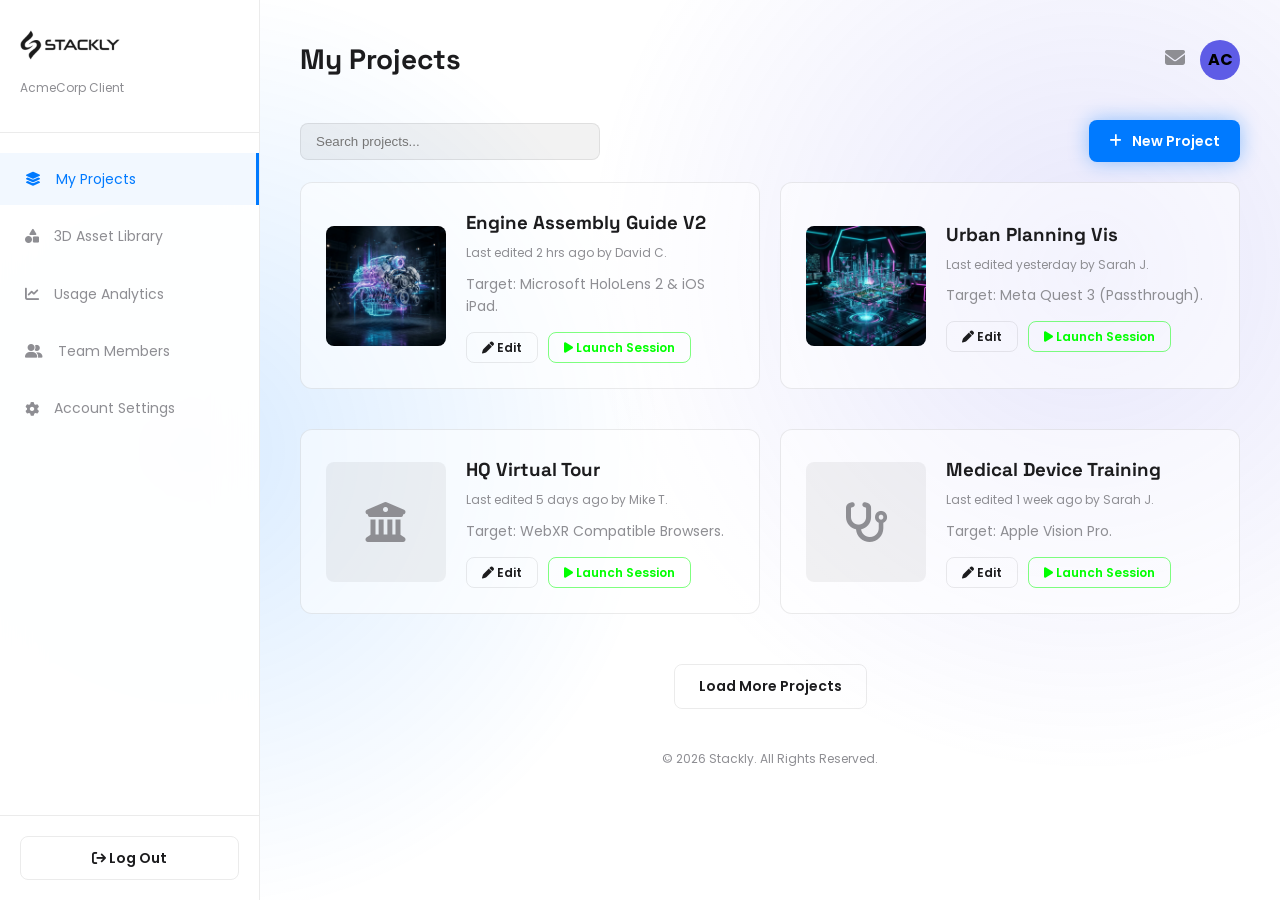
<file: client-dashboard.html>
<!DOCTYPE html>
<html lang="en">
<head>
    <meta charset="UTF-8">
    <meta name="viewport" content="width=device-width, initial-scale=1.0">
    <title>Client Dashboard | AR Solutions</title>
    <link href="https://unpkg.com/aos@2.3.1/dist/aos.css" rel="stylesheet">
    <link rel="stylesheet" href="https://cdnjs.cloudflare.com/ajax/libs/font-awesome/6.5.0/css/all.min.css">
    <link rel="stylesheet" href="css/style.css">
    <style>
        body { margin: 0; padding: 0; overflow-x: hidden; display: flex; height: 100vh; background-color: var(--bg-light); color: var(--text-main); }
        .sidebar { width: 260px; background: rgba(255, 255, 255, 0.95); border-right: 1px solid var(--glass-border); backdrop-filter: blur(20px); display: flex; flex-direction: column; position: fixed; height: 100vh; left: 0; top: 0; z-index: 100; }
        .sidebar-header { padding: 30px 20px; border-bottom: 1px solid var(--glass-border); }
        .sidebar-menu { flex: 1; padding: 20px 0; display: flex; flex-direction: column; gap: 5px; overflow-y: auto; }
        .sidebar-link { padding: 15px 25px; color: var(--text-muted); text-decoration: none; font-size: 14px; display: flex; align-items: center; gap: 15px; transition: 0.3s; cursor: pointer; border-right: 3px solid transparent; }
        .sidebar-link:hover, .sidebar-link.active { background: rgba(0, 122, 255, 0.05); color: var(--primary); border-right: 3px solid var(--primary); }
        .sidebar-footer { padding: 20px; border-top: 1px solid var(--glass-border); }
        .main-content { margin-left: 260px; width: calc(100% - 260px); padding: 40px; overflow-y: auto; position: relative; z-index: 10; }
        .tab-content { display: none; animation: fadeIn 0.3s ease-in-out; }
        .tab-content.active { display: block; }
        @keyframes fadeIn { from { opacity: 0; transform: translateY(10px); } to { opacity: 1; transform: translateY(0); } }
        .stat-card { background: rgba(255,255,255,0.5); border: 1px solid var(--glass-border); border-radius: 12px; padding: 25px; margin-bottom: 20px; }
        .data-table { width: 100%; border-collapse: collapse; margin-top: 20px; }
        .data-table th, .data-table td { padding: 15px; text-align: left; border-bottom: 1px solid var(--glass-border); font-size: 14px; }
        .data-table th { color: var(--text-muted); text-transform: uppercase; letter-spacing: 1px; font-size: 12px; }
        .asset-grid { display: grid; grid-template-columns: repeat(auto-fill, minmax(220px, 1fr)); gap: 20px; margin-top: 20px; }
        .asset-card { border: 1px solid var(--glass-border); border-radius: 8px; overflow: hidden; background: rgba(255,255,255,0.5); text-align: center; transition: 0.3s; }
        .asset-card:hover { transform: translateY(-5px); border-color: var(--primary); box-shadow: 0 10px 20px rgba(0,122,255,0.1); }
        .asset-thumb { height: 140px; background: rgba(0,0,0,0.05); display: flex; align-items: center; justify-content: center; font-size: 50px; color: var(--primary); position: relative; }
        .asset-info { padding: 15px; }
        .asset-info h4 { margin: 0 0 5px 0; font-size: 14px; white-space: nowrap; overflow: hidden; text-overflow: ellipsis; }
        .asset-info p { margin: 0; font-size: 11px; color: var(--text-muted); }
        .bento-grid { display: flex; flex-wrap: wrap; gap: 20px; }
        .col-3 { flex: 0 0 calc(25% - 15px); }
        .col-4 { flex: 0 0 calc(33.333% - 13.33px); }
        .col-6 { flex: 0 0 calc(50% - 10px); }
        .col-8 { flex: 0 0 calc(66.666% - 10px); }
        .col-12 { flex: 0 0 100%; }
        @media (max-width: 1024px) { .col-3, .col-4, .col-6 { flex: 0 0 calc(50% - 10px); } }
        .hamburger-dashboard { display: none; background: rgba(0,0,0,0.05); border: 1px solid var(--glass-border); padding: 10px; border-radius: 8px; cursor: pointer; color: var(--text-main); align-items: center; justify-content: center; width: 40px; height: 40px; }
        @media (max-width: 768px) {
            .col-3, .col-4, .col-6, .col-8 { flex: 0 0 100%; }
            .sidebar { transform: translateX(-100%); transition: transform 0.3s ease; width: 260px; }
            .sidebar.open { transform: translateX(0); box-shadow: 10px 0 30px rgba(0,0,0,0.5); }
            .main-content { margin-left: 0; width: 100%; padding: 15px; box-sizing: border-box; overflow-x: hidden; }
            .hamburger-dashboard { display: flex; }
            #pageTitle { font-size: 20px !important; }
            .stat-card { padding: 15px; overflow: hidden; width: 100%; box-sizing: border-box; }
            .data-table { display: block; overflow-x: auto; white-space: nowrap; width: 100%; border: 0; }
            
            /* Fix flex headers and inputs */
            .stat-card > div[style*="display: flex"] { flex-wrap: wrap; gap: 15px; }
            .stat-card > div[style*="display: flex"] > div { flex-wrap: wrap; width: 100%; }
            input[type="text"], input[type="email"], input[type="password"] { max-width: 100% !important; box-sizing: border-box; }
        }
    </style>
</head>
<body>
    <div class="ambient-bg"></div>
    <div class="sidebar">
        <div class="sidebar-header">
            <img src="assets/logo.webp" alt="Stackly Logo" style="height: 30px; filter: brightness(0.1);">
            <p style="color: var(--text-muted); font-size: 12px; margin-top: 10px;">AcmeCorp Client</p>
            <p id="displayEmail" style="color: var(--primary); font-size: 11px; margin-top: 5px; word-break: break-all; font-weight: 500;"></p>
        </div>
        <div class="sidebar-menu">
            <a class="sidebar-link active" onclick="switchTab('projects', this)"><i class="fa-solid fa-layer-group"></i> My Projects</a>
            <a class="sidebar-link" onclick="switchTab('library', this)"><i class="fa-solid fa-shapes"></i> 3D Asset Library</a>
            <a class="sidebar-link" onclick="switchTab('analytics', this)"><i class="fa-solid fa-chart-line"></i> Usage Analytics</a>
            <a class="sidebar-link" onclick="switchTab('team', this)"><i class="fa-solid fa-user-group"></i> Team Members</a>
            <a class="sidebar-link" onclick="switchTab('settings', this)"><i class="fa-solid fa-gear"></i> Account Settings</a>
        </div>
        <div class="sidebar-footer">
            <a href="index.html" class="btn btn-outline" style="width: 100%; display: block; text-align: center; font-size: 14px; padding: 10px; box-sizing: border-box; text-decoration: none;"><i class="fa-solid fa-arrow-right-from-bracket"></i> Log Out</a>
        </div>
    </div>
    <div class="main-content">
        <div style="display: flex; justify-content: space-between; align-items: center; margin-bottom: 40px;">
            <div style="display: flex; align-items: center; gap: 15px;">
                <div class="hamburger-dashboard" onclick="document.querySelector('.sidebar').classList.toggle('open')">
                    <i class="fa-solid fa-bars"></i>
                </div>
                <h2 id="pageTitle" style="font-size: 28px; margin: 0; line-height: 1.2;">My Projects</h2>
            </div>
            <div style="display: flex; align-items: center; gap: 15px;">
                <div style="position: relative;">
                    <a href="404.html" style="color: var(--text-muted);"><i class="fa-solid fa-envelope" style="font-size: 20px;"></i></a>
                </div>
                <a href="404.html" style="text-decoration: none;">
                    <div style="width: 40px; height: 40px; background: var(--secondary); border-radius: 50%; display: flex; align-items: center; justify-content: center; font-weight: bold; color: #000;">
                        AC
                    </div>
                </a>
            </div>
        </div>

        <!-- TAB 1: PROJECTS -->
        <div id="projects" class="tab-content active">
            <div style="display: flex; justify-content: space-between; align-items: center; margin-bottom: 20px; flex-wrap: wrap; gap: 20px;">
                <input type="text" placeholder="Search projects..." style="background: rgba(0,0,0,0.05); border: 1px solid var(--glass-border); padding: 10px 15px; border-radius: 8px; color: var(--text-main); outline: none; width: 300px;">
                <a href="404.html" class="btn btn-glow" style="padding: 10px 20px; font-size: 14px; background: var(--primary); box-shadow: 0 0 20px rgba(0,122,255,0.4); text-decoration: none; display: flex; align-items: center; gap: 10px;"><i class="fa-solid fa-plus"></i> New Project</a>
            </div>
            
            <div class="bento-grid">
                <!-- Project 1 -->
                <div class="stat-card col-6" style="display: flex; gap: 20px; align-items: center;">
                    <div style="width: 120px; height: 120px; background: url('assets/ar_engine.webp') center/cover; border-radius: 8px;"></div>
                    <div style="flex: 1;">
                        <h3 style="margin-bottom: 5px;">Engine Assembly Guide V2</h3>
                        <p style="color: var(--text-muted); font-size: 12px; margin-bottom: 10px;">Last edited 2 hrs ago by David C.</p>
                        <p style="color: var(--text-muted); font-size: 14px; margin-bottom: 15px;">Target: Microsoft HoloLens 2 & iOS iPad.</p>
                        <div style="display: flex; gap: 10px;">
                            <a href="404.html" class="btn btn-outline" style="padding: 5px 15px; font-size: 12px; text-decoration: none;"><i class="fa-solid fa-pen"></i> Edit</a>
                            <a href="404.html" class="btn btn-outline" style="padding: 5px 15px; font-size: 12px; color: #0f0; border-color: rgba(0,255,0,0.5); text-decoration: none;"><i class="fa-solid fa-play"></i> Launch Session</a>
                        </div>
                    </div>
                </div>
                <!-- Project 2 -->
                <div class="stat-card col-6" style="display: flex; gap: 20px; align-items: center;">
                    <div style="width: 120px; height: 120px; background: url('assets/ar_city.webp') center/cover; border-radius: 8px;"></div>
                    <div style="flex: 1;">
                        <h3 style="margin-bottom: 5px;">Urban Planning Vis</h3>
                        <p style="color: var(--text-muted); font-size: 12px; margin-bottom: 10px;">Last edited yesterday by Sarah J.</p>
                        <p style="color: var(--text-muted); font-size: 14px; margin-bottom: 15px;">Target: Meta Quest 3 (Passthrough).</p>
                        <div style="display: flex; gap: 10px;">
                            <a href="404.html" class="btn btn-outline" style="padding: 5px 15px; font-size: 12px; text-decoration: none;"><i class="fa-solid fa-pen"></i> Edit</a>
                            <a href="404.html" class="btn btn-outline" style="padding: 5px 15px; font-size: 12px; color: #0f0; border-color: rgba(0,255,0,0.5); text-decoration: none;"><i class="fa-solid fa-play"></i> Launch Session</a>
                        </div>
                    </div>
                </div>
                <!-- Project 3 -->
                <div class="stat-card col-6" style="display: flex; gap: 20px; align-items: center;">
                    <div style="width: 120px; height: 120px; background: rgba(0,0,0,0.05); border-radius: 8px; display: flex; align-items: center; justify-content: center; font-size: 40px; color: var(--text-muted);"><i class="fa-solid fa-building-columns"></i></div>
                    <div style="flex: 1;">
                        <h3 style="margin-bottom: 5px;">HQ Virtual Tour</h3>
                        <p style="color: var(--text-muted); font-size: 12px; margin-bottom: 10px;">Last edited 5 days ago by Mike T.</p>
                        <p style="color: var(--text-muted); font-size: 14px; margin-bottom: 15px;">Target: WebXR Compatible Browsers.</p>
                        <div style="display: flex; gap: 10px;">
                            <a href="404.html" class="btn btn-outline" style="padding: 5px 15px; font-size: 12px; text-decoration: none;"><i class="fa-solid fa-pen"></i> Edit</a>
                            <a href="404.html" class="btn btn-outline" style="padding: 5px 15px; font-size: 12px; color: #0f0; border-color: rgba(0,255,0,0.5); text-decoration: none;"><i class="fa-solid fa-play"></i> Launch Session</a>
                        </div>
                    </div>
                </div>
                <!-- Project 4 -->
                <div class="stat-card col-6" style="display: flex; gap: 20px; align-items: center;">
                    <div style="width: 120px; height: 120px; background: rgba(0,0,0,0.05); border-radius: 8px; display: flex; align-items: center; justify-content: center; font-size: 40px; color: var(--text-muted);"><i class="fa-solid fa-stethoscope"></i></div>
                    <div style="flex: 1;">
                        <h3 style="margin-bottom: 5px;">Medical Device Training</h3>
                        <p style="color: var(--text-muted); font-size: 12px; margin-bottom: 10px;">Last edited 1 week ago by Sarah J.</p>
                        <p style="color: var(--text-muted); font-size: 14px; margin-bottom: 15px;">Target: Apple Vision Pro.</p>
                        <div style="display: flex; gap: 10px;">
                            <a href="404.html" class="btn btn-outline" style="padding: 5px 15px; font-size: 12px; text-decoration: none;"><i class="fa-solid fa-pen"></i> Edit</a>
                            <a href="404.html" class="btn btn-outline" style="padding: 5px 15px; font-size: 12px; color: #0f0; border-color: rgba(0,255,0,0.5); text-decoration: none;"><i class="fa-solid fa-play"></i> Launch Session</a>
                        </div>
                    </div>
                </div>
            </div>
            
            <div style="text-align: center; margin-top: 30px;">
                <a href="404.html" class="btn btn-outline" style="text-decoration: none;">Load More Projects</a>
            </div>
        </div>

        <!-- TAB 2: LIBRARY -->
        <div id="library" class="tab-content">
            <div class="stat-card">
                <div style="display: flex; justify-content: space-between; align-items: center; flex-wrap: wrap; gap: 20px;">
                    <div style="display: flex; gap: 15px; align-items: center;">
                        <h3 style="margin: 0;">3D Asset Cloud</h3>
                        <span style="color: var(--text-muted); font-size: 14px; margin-left: 15px; border-left: 1px solid var(--glass-border); padding-left: 15px;">4.5 TB / 10 TB Used</span>
                    </div>
                    <div style="display: flex; gap: 15px;">
                        <select style="background: rgba(255,255,255,0.05); border: 1px solid var(--glass-border); padding: 10px; border-radius: 8px; color: #fff; outline: none;">
                            <option>All Types</option>
                            <option>.fbx</option>
                            <option>.gltf</option>
                            <option>.obj</option>
                        </select>
                        <a href="404.html" class="btn btn-outline" style="padding: 10px 20px; font-size: 12px; text-decoration: none;"><i class="fa-solid fa-cloud-arrow-up"></i> Upload Model</a>
                    </div>
                </div>
                
                <div class="asset-grid">
                    <div class="asset-card"><div class="asset-thumb"><i class="fa-solid fa-gear"></i></div><div class="asset-info"><h4>V8_Engine_Block.fbx</h4><p>2.1 GB &bull; 1.2M Polygons</p><a href="404.html" class="btn btn-outline" style="width:100%; margin-top:10px; padding:5px; font-size:11px; display:block; box-sizing:border-box; text-decoration: none;">Manage Asset</a></div></div>
                    <div class="asset-card"><div class="asset-thumb"><i class="fa-solid fa-city"></i></div><div class="asset-info"><h4>City_Block_A.gltf</h4><p>850 MB &bull; 400k Polygons</p><a href="404.html" class="btn btn-outline" style="width:100%; margin-top:10px; padding:5px; font-size:11px; display:block; box-sizing:border-box; text-decoration: none;">Manage Asset</a></div></div>
                    <div class="asset-card"><div class="asset-thumb"><i class="fa-solid fa-car"></i></div><div class="asset-info"><h4>Chassis_Proto.obj</h4><p>3.2 GB &bull; 4M Polygons</p><a href="404.html" class="btn btn-outline" style="width:100%; margin-top:10px; padding:5px; font-size:11px; display:block; box-sizing:border-box; text-decoration: none;">Manage Asset</a></div></div>
                    <div class="asset-card"><div class="asset-thumb"><i class="fa-solid fa-wrench"></i></div><div class="asset-info"><h4>Tool_Set.gltf</h4><p>15 MB &bull; 20k Polygons</p><a href="404.html" class="btn btn-outline" style="width:100%; margin-top:10px; padding:5px; font-size:11px; display:block; box-sizing:border-box; text-decoration: none;">Manage Asset</a></div></div>
                    <div class="asset-card"><div class="asset-thumb"><i class="fa-solid fa-tree"></i></div><div class="asset-info"><h4>LowPoly_Trees.fbx</h4><p>45 MB &bull; 15k Polygons</p><a href="404.html" class="btn btn-outline" style="width:100%; margin-top:10px; padding:5px; font-size:11px; display:block; box-sizing:border-box; text-decoration: none;">Manage Asset</a></div></div>
                    <div class="asset-card"><div class="asset-thumb"><i class="fa-solid fa-couch"></i></div><div class="asset-info"><h4>Modern_Sofa.gltf</h4><p>120 MB &bull; 85k Polygons</p><a href="404.html" class="btn btn-outline" style="width:100%; margin-top:10px; padding:5px; font-size:11px; display:block; box-sizing:border-box; text-decoration: none;">Manage Asset</a></div></div>
                    <div class="asset-card"><div class="asset-thumb"><i class="fa-solid fa-laptop"></i></div><div class="asset-info"><h4>Office_Desk.obj</h4><p>350 MB &bull; 120k Polygons</p><a href="404.html" class="btn btn-outline" style="width:100%; margin-top:10px; padding:5px; font-size:11px; display:block; box-sizing:border-box; text-decoration: none;">Manage Asset</a></div></div>
                    <div class="asset-card"><div class="asset-thumb"><i class="fa-solid fa-plane"></i></div><div class="asset-info"><h4>Boeing_747.fbx</h4><p>5.4 GB &bull; 8M Polygons</p><a href="404.html" class="btn btn-outline" style="width:100%; margin-top:10px; padding:5px; font-size:11px; display:block; box-sizing:border-box; text-decoration: none;">Manage Asset</a></div></div>
                </div>

                <div style="text-align: center; margin-top: 30px;">
                    <a href="404.html" class="btn btn-outline" style="text-decoration: none;">Load 24 More Assets</a>
                </div>
            </div>
        </div>

        <!-- TAB 3: ANALYTICS -->
        <div id="analytics" class="tab-content">
            <div class="bento-grid">
                <div class="stat-card col-4">
                    <h4 style="color: var(--text-muted); margin: 0 0 10px 0;">Total AR Sessions</h4>
                    <h1 style="font-size: 50px; margin: 0; color: var(--secondary);">1,492</h1>
                    <p style="color: #0f0; font-size: 12px; margin-top: 10px;"><i class="fa-solid fa-arrow-up"></i> +15% vs last month</p>
                </div>
                <div class="stat-card col-4">
                    <h4 style="color: var(--text-muted); margin: 0 0 10px 0;">Time in Headset</h4>
                    <h1 style="font-size: 50px; margin: 0; color: var(--primary);">4,205 <span style="font-size: 20px;">Hrs</span></h1>
                    <p style="color: #0f0; font-size: 12px; margin-top: 10px;"><i class="fa-solid fa-arrow-up"></i> +8% vs last month</p>
                </div>
                <div class="stat-card col-4">
                    <h4 style="color: var(--text-muted); margin: 0 0 10px 0;">Bandwidth Used</h4>
                    <h1 style="font-size: 50px; margin: 0; color: var(--accent);">8.4 <span style="font-size: 20px;">TB</span></h1>
                    <p style="color: orange; font-size: 12px; margin-top: 10px;"><i class="fa-solid fa-triangle-exclamation"></i> Approaching 10TB limit</p>
                </div>
                
                <div class="stat-card col-12" style="height: 400px; display: flex; flex-direction: column;">
                    <h3 style="margin-bottom: 20px; margin-top: 0;">Session Activity (Last 30 Days)</h3>
                    <div style="flex: 1; background: rgba(0,0,0,0.3); border: 1px dashed rgba(255,0,229,0.3); border-radius: 8px; display: flex; align-items: center; justify-content: center; flex-direction: column; gap: 10px;">
                        <i class="fa-solid fa-chart-area" style="font-size: 40px; color: var(--secondary); opacity: 0.5;"></i>
                        <p style="color: var(--text-muted);">[ Interactive Chart Component Rendered Here ]</p>
                        <a href="404.html" class="btn btn-outline" style="margin-top: 10px; text-decoration: none;">Download Report CSV</a>
                    </div>
                </div>
            </div>
        </div>

        <!-- TAB 4: TEAM -->
        <div id="team" class="tab-content">
            <div class="stat-card">
                <div style="display: flex; justify-content: space-between; align-items: center; margin-bottom: 20px; flex-wrap: wrap; gap: 20px;">
                    <h3 style="margin: 0;">Authorized Personnel</h3>
                    <div style="display: flex; gap: 15px;">
                        <input type="text" placeholder="Search team members..." style="background: rgba(255,255,255,0.05); border: 1px solid var(--glass-border); padding: 10px 15px; border-radius: 8px; color: #fff; outline: none; width: 250px;">
                        <a href="404.html" class="btn btn-glow" style="padding: 10px 20px; font-size: 14px; text-decoration: none; display: flex; align-items: center; gap: 10px;"><i class="fa-solid fa-envelope"></i> Invite User</a>
                    </div>
                </div>
                <table class="data-table">
                    <thead>
                        <tr>
                            <th>User</th>
                            <th>Email</th>
                            <th>Role</th>
                            <th>Last Active</th>
                            <th>Actions</th>
                        </tr>
                    </thead>
                    <tbody>
                        <tr><td style="display: flex; align-items: center; gap: 10px;"><div style="width: 30px; height: 30px; border-radius: 50%; background: #444; display:flex; align-items:center; justify-content:center; font-size:12px;">SJ</div><span>Sarah Jenkins</span></td><td>sarah.j@acmecorp.com</td><td>Project Manager</td><td>Today, 09:41 AM</td><td><a href="404.html" style="color: #ff3333; text-decoration:none;">Revoke</a> | <a href="404.html" style="color: var(--primary); text-decoration:none;">Edit</a></td></tr>
                        <tr><td style="display: flex; align-items: center; gap: 10px;"><div style="width: 30px; height: 30px; border-radius: 50%; background: #444; display:flex; align-items:center; justify-content:center; font-size:12px;">DC</div><span>David Chen</span></td><td>david.c@acmecorp.com</td><td>Lead Engineer</td><td>Yesterday, 04:20 PM</td><td><a href="404.html" style="color: #ff3333; text-decoration:none;">Revoke</a> | <a href="404.html" style="color: var(--primary); text-decoration:none;">Edit</a></td></tr>
                        <tr><td style="display: flex; align-items: center; gap: 10px;"><div style="width: 30px; height: 30px; border-radius: 50%; background: #444; display:flex; align-items:center; justify-content:center; font-size:12px;">MT</div><span>Michael Torres</span></td><td>mike.t@acmecorp.com</td><td>Viewer</td><td>2 days ago</td><td><a href="404.html" style="color: #ff3333; text-decoration:none;">Revoke</a> | <a href="404.html" style="color: var(--primary); text-decoration:none;">Edit</a></td></tr>
                        <tr><td style="display: flex; align-items: center; gap: 10px;"><div style="width: 30px; height: 30px; border-radius: 50%; background: #444; display:flex; align-items:center; justify-content:center; font-size:12px;">AL</div><span>Amanda Lee</span></td><td>amanda.l@acmecorp.com</td><td>Engineer</td><td>3 days ago</td><td><a href="404.html" style="color: #ff3333; text-decoration:none;">Revoke</a> | <a href="404.html" style="color: var(--primary); text-decoration:none;">Edit</a></td></tr>
                        <tr><td style="display: flex; align-items: center; gap: 10px;"><div style="width: 30px; height: 30px; border-radius: 50%; background: #444; display:flex; align-items:center; justify-content:center; font-size:12px;">RJ</div><span>Robert Johnson</span></td><td>robert.j@acmecorp.com</td><td>Admin</td><td>Today, 11:15 AM</td><td><a href="404.html" style="color: #ff3333; text-decoration:none;">Revoke</a> | <a href="404.html" style="color: var(--primary); text-decoration:none;">Edit</a></td></tr>
                        <tr><td style="display: flex; align-items: center; gap: 10px;"><div style="width: 30px; height: 30px; border-radius: 50%; background: #444; display:flex; align-items:center; justify-content:center; font-size:12px;">EP</div><span>Emily Parker</span></td><td>emily.p@acmecorp.com</td><td>Viewer</td><td>1 week ago</td><td><a href="404.html" style="color: #ff3333; text-decoration:none;">Revoke</a> | <a href="404.html" style="color: var(--primary); text-decoration:none;">Edit</a></td></tr>
                    </tbody>
                </table>
                <div style="display: flex; justify-content: space-between; align-items: center; margin-top: 20px;">
                    <span style="color: var(--text-muted); font-size: 14px;">Showing 1-6 of 42 members</span>
                    <div style="display: flex; gap: 10px;">
                        <a href="404.html" class="btn btn-outline" style="padding: 5px 15px; font-size: 14px; text-decoration: none;">Prev</a>
                        <a href="404.html" class="btn btn-glow" style="padding: 5px 15px; font-size: 14px; background: var(--secondary); text-decoration: none;">1</a>
                        <a href="404.html" class="btn btn-outline" style="padding: 5px 15px; font-size: 14px; text-decoration: none;">2</a>
                        <a href="404.html" class="btn btn-outline" style="padding: 5px 15px; font-size: 14px; text-decoration: none;">3</a>
                        <a href="404.html" class="btn btn-outline" style="padding: 5px 15px; font-size: 14px; text-decoration: none;">Next</a>
                    </div>
                </div>
            </div>
        </div>

        <!-- TAB 5: SETTINGS -->
        <div id="settings" class="tab-content">
            <div class="stat-card" style="max-width: 800px; margin: 0 auto;">
                <h3 style="margin-bottom: 30px;">Account Settings</h3>
                
                <div style="margin-bottom: 25px;">
                    <label style="color: var(--text-muted); font-size: 12px; display: block; margin-bottom: 5px;">Company Name</label>
                    <input type="text" value="AcmeCorp" style="width: 100%; padding: 12px; background: rgba(0,0,0,0.5); border: 1px solid var(--glass-border); border-radius: 8px; color: #fff; box-sizing: border-box;">
                </div>
                
                <div style="margin-bottom: 25px;">
                    <label style="color: var(--text-muted); font-size: 12px; display: block; margin-bottom: 5px;">Billing Email</label>
                    <input type="email" id="inputEmail" value="billing@acmecorp.com" style="width: 100%; padding: 12px; background: rgba(0,0,0,0.5); border: 1px solid var(--glass-border); border-radius: 8px; color: #fff; box-sizing: border-box;">
                </div>

                <hr style="border: 0; border-top: 1px solid var(--glass-border); margin: 30px 0;">

                <h4 style="margin-bottom: 20px;">API Access</h4>
                <div style="background: rgba(0,0,0,0.5); border: 1px solid var(--glass-border); border-radius: 8px; padding: 15px; display: flex; justify-content: space-between; align-items: center;">
                    <code style="color: var(--primary);">sk_live_5932********************</code>
                    <a href="404.html" class="btn btn-outline" style="padding: 5px 15px; font-size: 12px; text-decoration: none;">Rotate Key</a>
                </div>

                <div style="margin-top: 40px; text-align: right;">
                    <a href="404.html" class="btn btn-glow" style="text-decoration: none; display: inline-block;">Save Changes</a>
                </div>
            </div>
        </div>

        <div style="text-align: center; margin-top: 40px; padding-bottom: 20px; color: var(--text-muted); font-size: 12px;">
            &copy; 2026 Stackly. All Rights Reserved.
        </div>
    </div>
    <script>
        window.onload = function() {
            const email = localStorage.getItem('userEmail');
            if (email) {
                if(document.getElementById('displayEmail')) document.getElementById('displayEmail').innerText = email;
                if(document.getElementById('inputEmail')) document.getElementById('inputEmail').value = email;
            }
        }
        function switchTab(tabId, element) {
            document.querySelectorAll('.sidebar-link').forEach(link => link.classList.remove('active'));
            element.classList.add('active');
            document.getElementById('pageTitle').innerText = element.innerText.trim();
            document.querySelectorAll('.tab-content').forEach(tab => tab.classList.remove('active'));
            document.getElementById(tabId).classList.add('active');
            
            // Close sidebar on mobile after clicking a link
            if (window.innerWidth <= 768) {
                document.querySelector('.sidebar').classList.remove('open');
            }
        }
    </script>
</body>
</html>
</file>
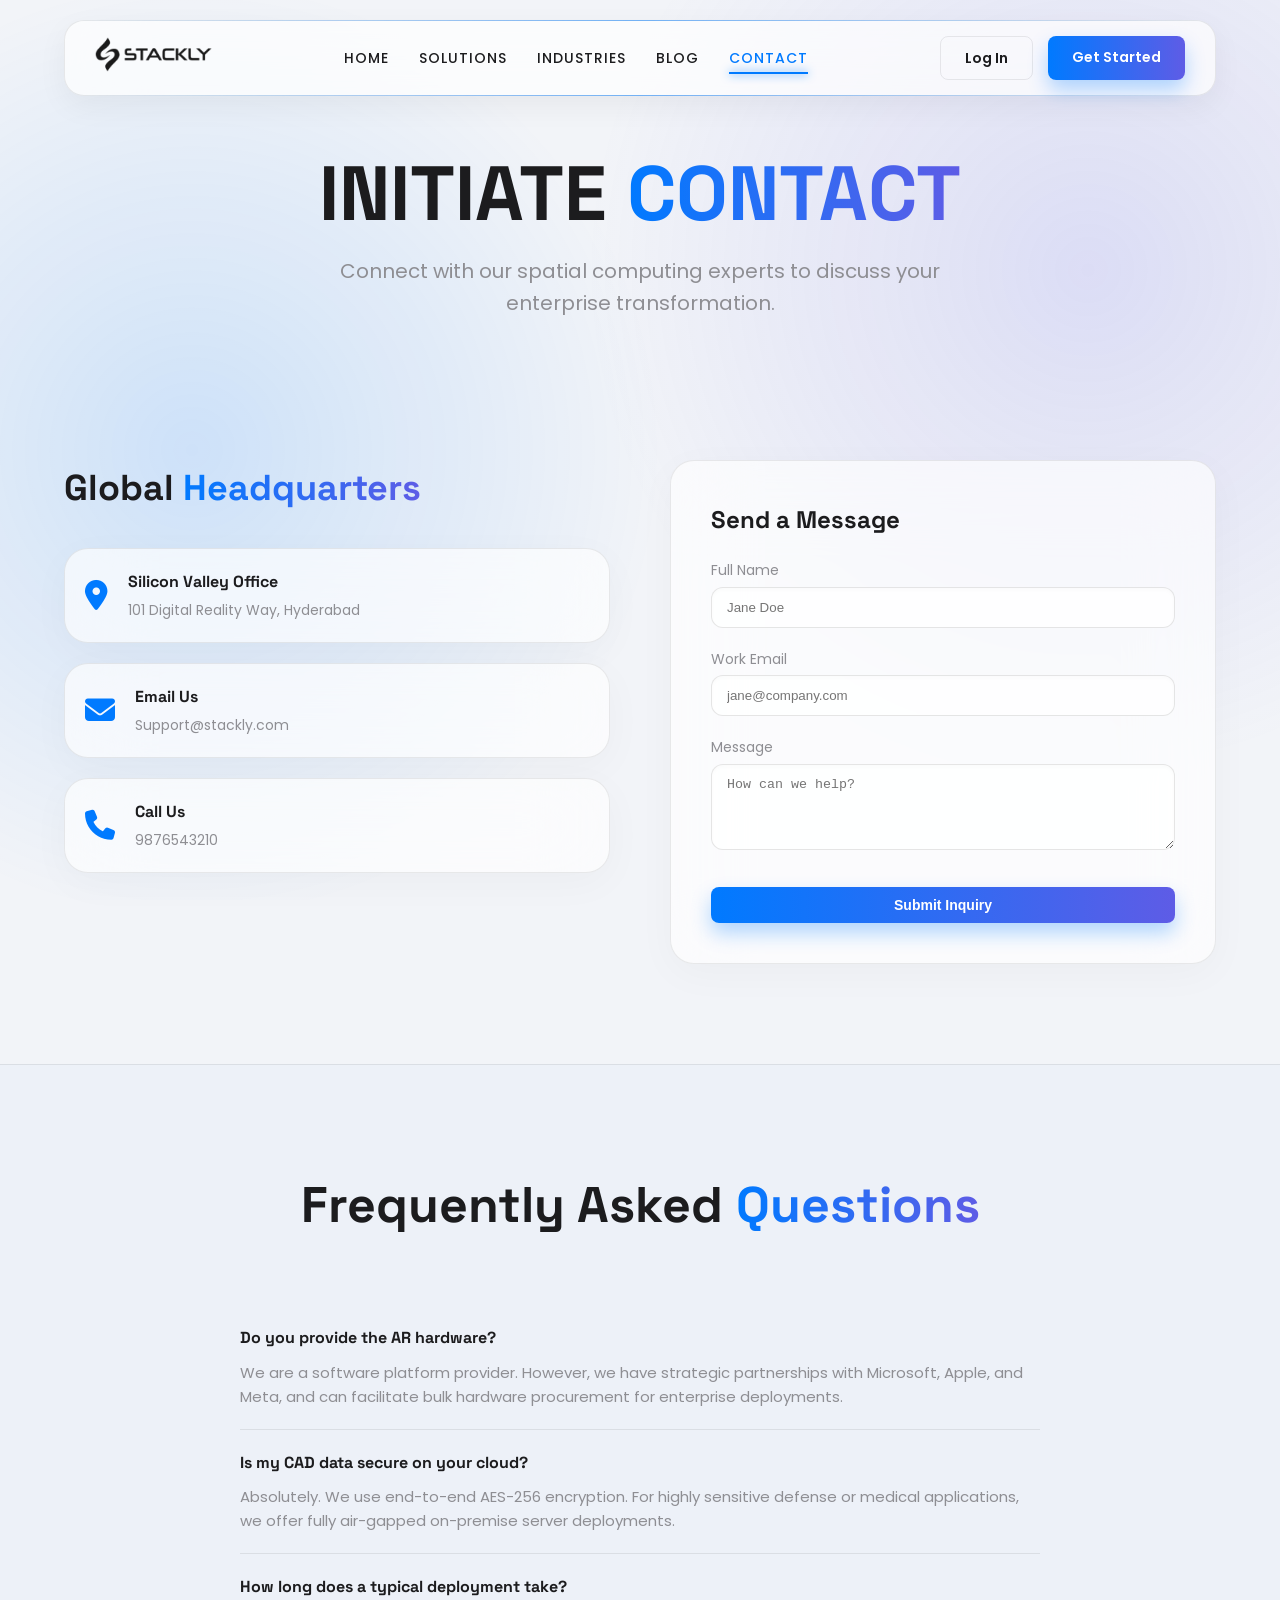
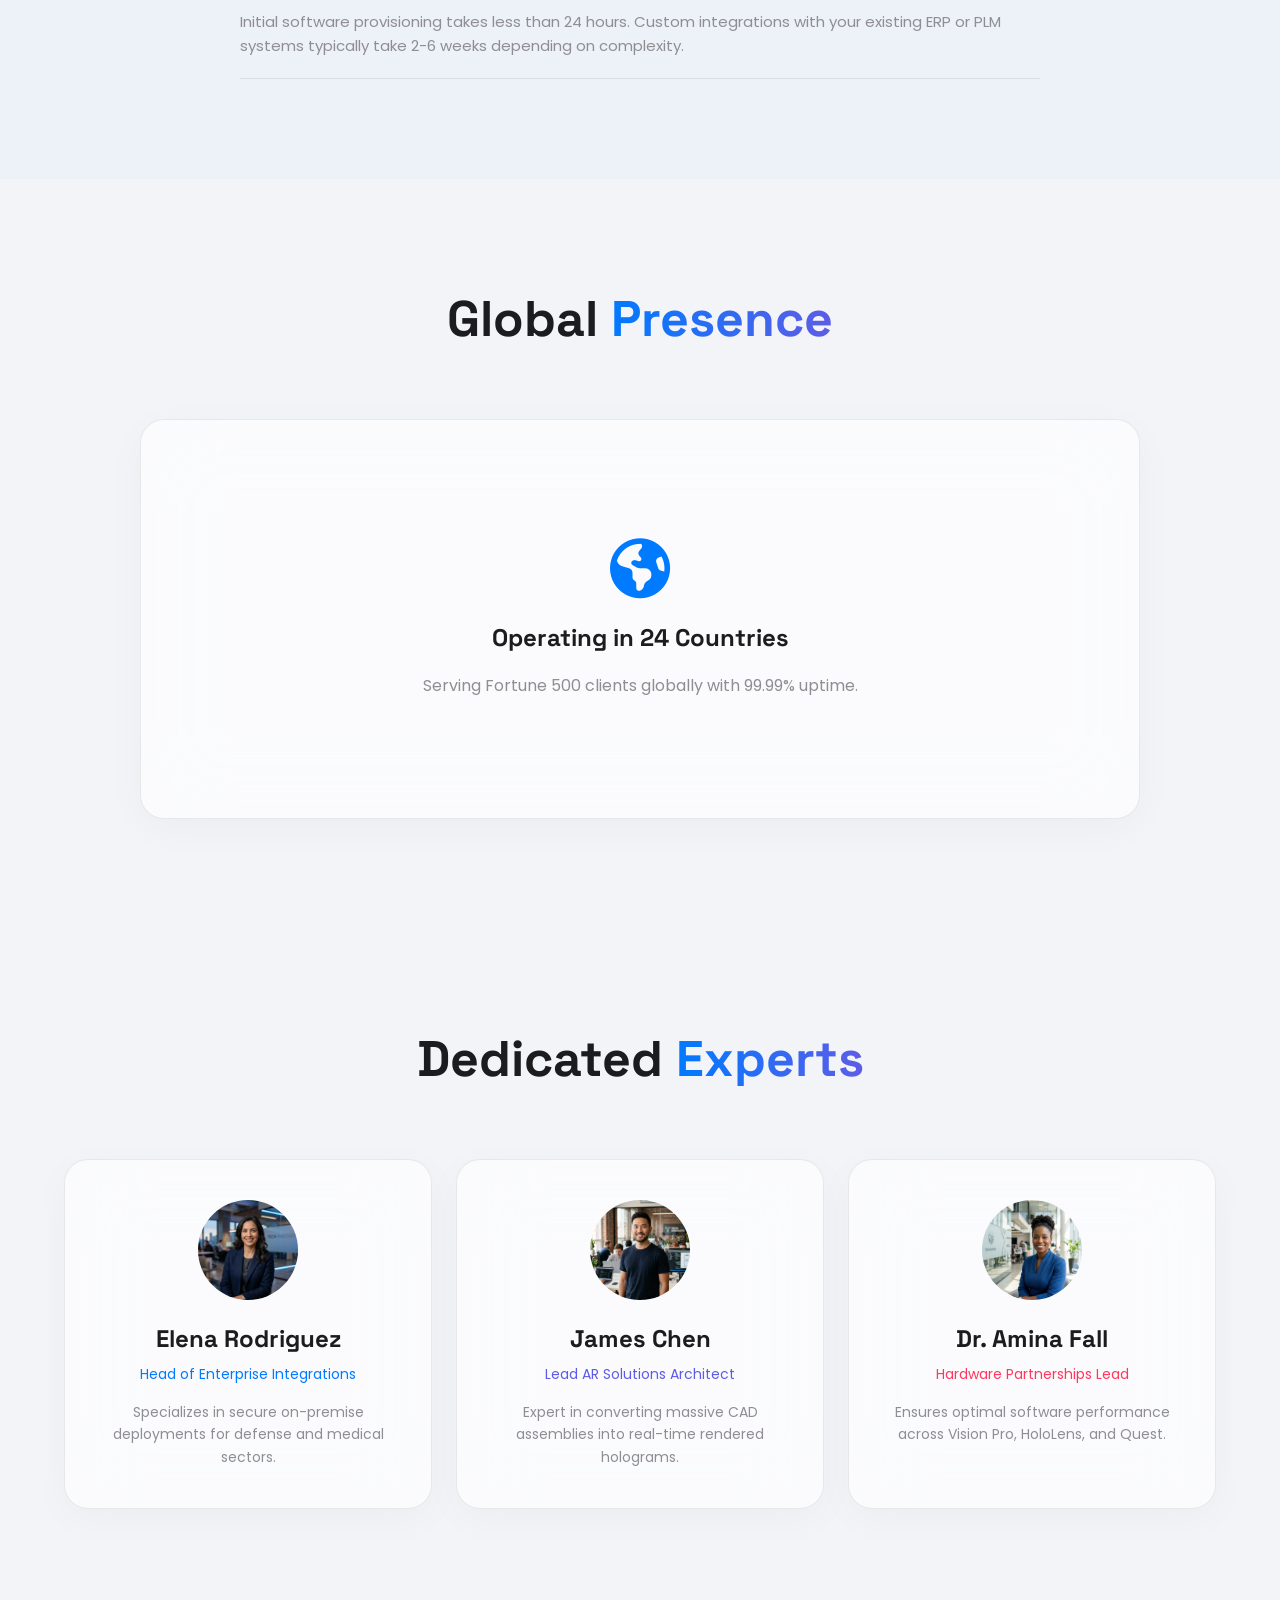
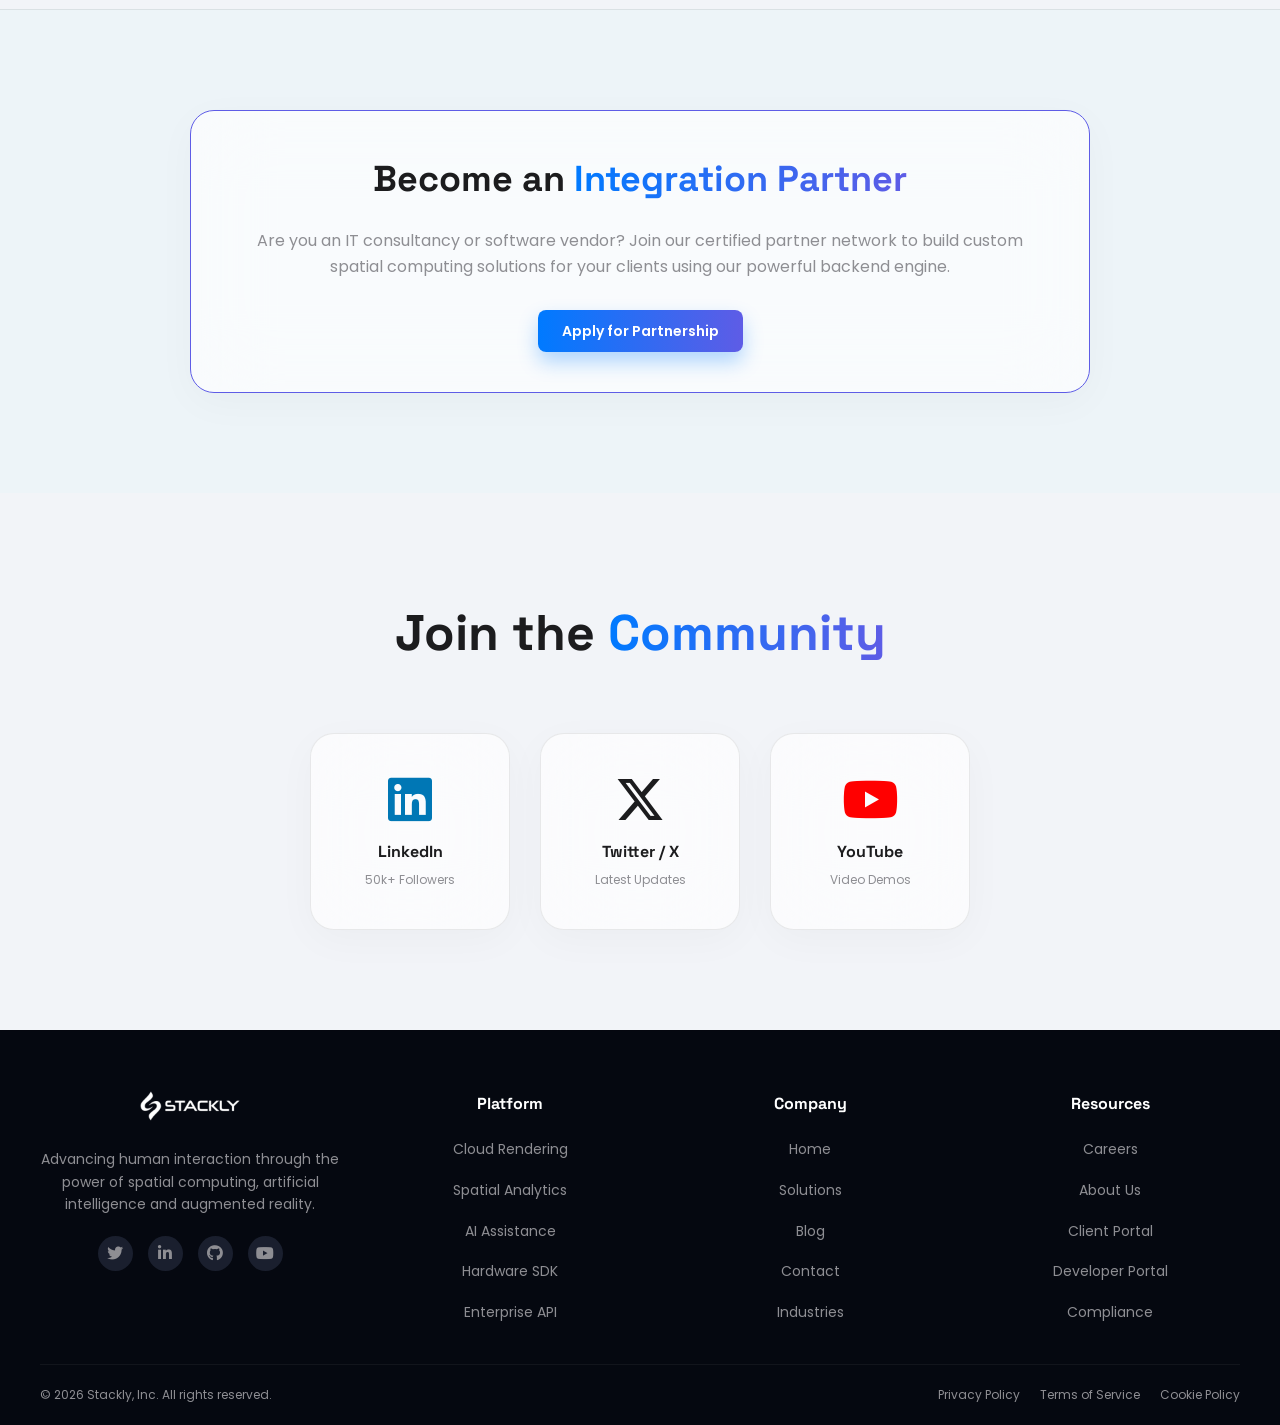
<file: contact.html>
<!DOCTYPE html>
<html lang="en">
<head>
    <meta charset="UTF-8">
    <meta name="viewport" content="width=device-width, initial-scale=1.0">
    <title>Contact Us | AR Solutions</title>
    <link href="https://unpkg.com/aos@2.3.1/dist/aos.css" rel="stylesheet">
    <link rel="stylesheet" href="https://cdnjs.cloudflare.com/ajax/libs/font-awesome/6.5.0/css/all.min.css">
    <link rel="stylesheet" href="css/style.css">
    <style>
        .faq-item {
            border-bottom: 1px solid var(--glass-border);
            padding: 20px 0;
        }
        .faq-item h4 {
            margin-bottom: 10px;
            color: var(--text-main);
        }
        .faq-item p {
            color: var(--text-muted);
            margin: 0;
            font-size: 15px;
        }
    </style>
</head>
<body>

    <div class="ambient-bg"></div>

    <!-- Section 1: Header -->
    <header data-aos="fade-down" data-aos-duration="1000">
        <a href="index.html" class="logo">
            <img src="assets/logo.webp" alt="AR Solutions Logo">
        </a>
        <nav>
            <a href="index.html">HOME</a>
            <a href="ar-solutions.html">SOLUTIONS</a>
            <a href="industries.html">INDUSTRIES</a>
            <a href="blog.html">BLOG</a>
            <a href="contact.html" class="active">CONTACT</a>
        </nav>
        <div class="auth-buttons">
            <a href="login.html" class="btn btn-outline">Log In</a>
            <a href="signup.html" class="btn btn-glow">Get Started</a>
        </div>
        <div class="hamburger" id="hamburger"><span></span><span></span><span></span></div>
    </header>

    <div class="mobile-menu" id="mobileMenu">
        <a href="index.html">HOME</a>
        <a href="ar-solutions.html">SOLUTIONS</a>
        <a href="industries.html">INDUSTRIES</a>
        <a href="blog.html">BLOG</a>
        <a href="contact.html">CONTACT</a>
        <a href="login.html" class="btn btn-outline">Log In</a>
        <a href="signup.html" class="btn btn-glow">Get Started</a>
    </div>

    <!-- Section 2: Hero -->
    <section class="hero" style="min-height: 40vh; padding-top: 150px; padding-bottom: 0;">
        <div class="hero-content">
            <h1 data-aos="zoom-in">
                Initiate <span class="text-gradient">Contact</span>
            </h1>
            <p data-aos="fade-up" data-aos-delay="200">
                Connect with our spatial computing experts to discuss your enterprise transformation.
            </p>
        </div>
    </section>

    <!-- Section 3: Contact Form & Info -->
    <section class="section-pad">
        <div class="feature-split" style="align-items: flex-start;">
            
            <div data-aos="fade-right">
                <h2 style="font-size: 36px; margin-bottom: 30px;">Global <span class="text-gradient">Headquarters</span></h2>
                
                <div class="glass-card" style="padding: 20px; margin-bottom: 20px; display: flex; align-items: center; gap: 20px;">
                    <i class="fa-solid fa-location-dot" style="margin: 0; font-size: 30px;"></i>
                    <div>
                        <h4 style="margin-bottom: 5px;">Silicon Valley Office</h4>
                        <p style="margin: 0; font-size: 14px;">101 Digital Reality Way, Hyderabad</p>
                    </div>
                </div>

                <div class="glass-card" style="padding: 20px; margin-bottom: 20px; display: flex; align-items: center; gap: 20px;">
                    <i class="fa-solid fa-envelope" style="margin: 0; font-size: 30px;"></i>
                    <div>
                        <h4 style="margin-bottom: 5px;">Email Us</h4>
                        <p style="margin: 0; font-size: 14px;">Support@stackly.com</p>
                    </div>
                </div>

                <div class="glass-card" style="padding: 20px; display: flex; align-items: center; gap: 20px;">
                    <i class="fa-solid fa-phone" style="margin: 0; font-size: 30px;"></i>
                    <div>
                        <h4 style="margin-bottom: 5px;">Call Us</h4>
                        <p style="margin: 0; font-size: 14px;">9876543210</p>
                    </div>
                </div>
            </div>

            <div class="glass-card" data-aos="fade-left">
                <h3 style="margin-bottom: 20px;">Send a Message</h3>
                <form action="404.html">
                    <div class="form-group">
                        <label style="display: block; margin-bottom: 5px; color: var(--text-muted); font-size: 14px;">Full Name</label>
                        <input type="text" class="form-control" required placeholder="Jane Doe">
                    </div>
                    <div class="form-group">
                        <label style="display: block; margin-bottom: 5px; color: var(--text-muted); font-size: 14px;">Work Email</label>
                        <input type="email" class="form-control" required placeholder="jane@company.com">
                    </div>
                    <div class="form-group">
                        <label style="display: block; margin-bottom: 5px; color: var(--text-muted); font-size: 14px;">Message</label>
                        <textarea class="form-control" rows="4" required placeholder="How can we help?"></textarea>
                    </div>
                    <button type="submit" class="btn btn-glow" style="width: 100%; margin-top: 10px;">Submit Inquiry</button>
                </form>
            </div>

        </div>
    </section>

    <!-- Section 4: FAQ -->
    <section class="section-pad" style="background: rgba(0, 122, 255, 0.02); border-top: 1px solid var(--glass-border);">
        <h2 class="section-title" data-aos="fade-up">Frequently Asked <span class="text-gradient">Questions</span></h2>
        <div style="max-width: 800px; margin: 0 auto;" data-aos="fade-up">
            <div class="faq-item">
                <h4>Do you provide the AR hardware?</h4>
                <p>We are a software platform provider. However, we have strategic partnerships with Microsoft, Apple, and Meta, and can facilitate bulk hardware procurement for enterprise deployments.</p>
            </div>
            <div class="faq-item">
                <h4>Is my CAD data secure on your cloud?</h4>
                <p>Absolutely. We use end-to-end AES-256 encryption. For highly sensitive defense or medical applications, we offer fully air-gapped on-premise server deployments.</p>
            </div>
            <div class="faq-item">
                <h4>How long does a typical deployment take?</h4>
                <p>Initial software provisioning takes less than 24 hours. Custom integrations with your existing ERP or PLM systems typically take 2-6 weeks depending on complexity.</p>
            </div>
        </div>
    </section>

    <!-- Section 5: Global Map Placeholder -->
    <section class="section-pad" style="text-align: center;">
        <h2 class="section-title" data-aos="fade-up">Global <span class="text-gradient">Presence</span></h2>
        <div class="glass-card" style="height: 400px; max-width: 1000px; margin: 0 auto; display: flex; align-items: center; justify-content: center; position: relative;" data-aos="zoom-in">
            <!-- Simulated Map Background -->
            <div style="position: absolute; inset: 0; background: url('https://upload.wikimedia.org/wikipedia/commons/8/80/World_map_-_low_resolution.svg') center/cover no-repeat; opacity: 0.2;"></div>
            <div style="position: relative; z-index: 10;">
                <i class="fa-solid fa-earth-americas" style="font-size: 60px; color: var(--primary); margin-bottom: 20px;"></i>
                <h3>Operating in 24 Countries</h3>
                <p style="color: var(--text-muted);">Serving Fortune 500 clients globally with 99.99% uptime.</p>
            </div>
        </div>
    </section>

    <!-- Section 6: Global Support Team -->
    <section class="section-pad">
        <h2 class="section-title" data-aos="fade-up">Dedicated <span class="text-gradient">Experts</span></h2>
        <div class="bento-grid">
            <div class="glass-card col-4" data-aos="fade-up" style="text-align: center;">
                <div style="width: 100px; height: 100px; background: url('assets/elena.webp') center/cover; border-radius: 50%; margin: 0 auto 20px;"></div>
                <h3 style="margin-bottom: 5px;">Elena Rodriguez</h3>
                <p style="color: var(--primary); font-size: 14px; margin-bottom: 15px;">Head of Enterprise Integrations</p>
                <p style="color: var(--text-muted); font-size: 14px;">Specializes in secure on-premise deployments for defense and medical sectors.</p>
            </div>
            <div class="glass-card col-4" data-aos="fade-up" data-aos-delay="100" style="text-align: center;">
                <div style="width: 100px; height: 100px; background: url('assets/james.webp') center/cover; border-radius: 50%; margin: 0 auto 20px;"></div>
                <h3 style="margin-bottom: 5px;">James Chen</h3>
                <p style="color: var(--secondary); font-size: 14px; margin-bottom: 15px;">Lead AR Solutions Architect</p>
                <p style="color: var(--text-muted); font-size: 14px;">Expert in converting massive CAD assemblies into real-time rendered holograms.</p>
            </div>
            <div class="glass-card col-4" data-aos="fade-up" data-aos-delay="200" style="text-align: center;">
                <div style="width: 100px; height: 100px; background: url('assets/amina.webp') center/cover; border-radius: 50%; margin: 0 auto 20px;"></div>
                <h3 style="margin-bottom: 5px;">Dr. Amina Fall</h3>
                <p style="color: var(--accent); font-size: 14px; margin-bottom: 15px;">Hardware Partnerships Lead</p>
                <p style="color: var(--text-muted); font-size: 14px;">Ensures optimal software performance across Vision Pro, HoloLens, and Quest.</p>
            </div>
        </div>
    </section>

    <!-- Section 7: Partner Network -->
    <section class="section-pad" style="background: rgba(0,240,255,0.02); border-top: 1px solid var(--glass-border);">
        <div class="glass-card" style="max-width: 900px; margin: 0 auto; text-align: center; border: 1px solid var(--secondary);" data-aos="zoom-in">
            <h2 style="font-size: 36px; margin-bottom: 20px;">Become an <span class="text-gradient">Integration Partner</span></h2>
            <p style="color: var(--text-muted); font-size: 16px; margin-bottom: 30px;">
                Are you an IT consultancy or software vendor? Join our certified partner network to build custom spatial computing solutions for your clients using our powerful backend engine.
            </p>
            <a href="404.html" class="btn btn-glow">Apply for Partnership</a>
        </div>
    </section>

    <!-- Section 8: Social Community -->
    <section class="section-pad">
        <h2 class="section-title" data-aos="fade-up">Join the <span class="text-gradient">Community</span></h2>
        <div style="display: flex; justify-content: center; gap: 30px; flex-wrap: wrap;" data-aos="fade-up">
            <a href="404.html" class="glass-card" style="width: 200px; text-align: center; text-decoration: none; transition: transform 0.3s;" onmouseover="this.style.transform='translateY(-10px)'" onmouseout="this.style.transform='translateY(0)'">
                <i class="fa-brands fa-linkedin" style="font-size: 50px; color: #0077b5; margin-bottom: 15px;"></i>
                <h4 style="color: var(--text-main); margin: 0;">LinkedIn</h4>
                <p style="color: var(--text-muted); font-size: 12px; margin-top: 5px;">50k+ Followers</p>
            </a>
            <a href="404.html" class="glass-card" style="width: 200px; text-align: center; text-decoration: none; transition: transform 0.3s;" onmouseover="this.style.transform='translateY(-10px)'" onmouseout="this.style.transform='translateY(0)'">
                <i class="fa-brands fa-x-twitter" style="font-size: 50px; color: var(--text-main); margin-bottom: 15px;"></i>
                <h4 style="color: var(--text-main); margin: 0;">Twitter / X</h4>
                <p style="color: var(--text-muted); font-size: 12px; margin-top: 5px;">Latest Updates</p>
            </a>
            <a href="404.html" class="glass-card" style="width: 200px; text-align: center; text-decoration: none; transition: transform 0.3s;" onmouseover="this.style.transform='translateY(-10px)'" onmouseout="this.style.transform='translateY(0)'">
                <i class="fa-brands fa-youtube" style="font-size: 50px; color: #ff0000; margin-bottom: 15px;"></i>
                <h4 style="color: var(--text-main); margin: 0;">YouTube</h4>
                <p style="color: var(--text-muted); font-size: 12px; margin-top: 5px;">Video Demos</p>
            </a>
        </div>
    </section>

    <!-- Section 9: Footer -->
    <footer style="background-color: #050810; padding: 60px 20px 20px; font-family: 'Poppins', sans-serif; border-top: 1px solid var(--glass-border);">
        <div style="max-width: 1200px; margin: 0 auto; display: flex; flex-wrap: wrap; justify-content: space-between; gap: 40px;">
            <div style="flex: 1; min-width: 300px;">
                <img src="assets/logo.webp" alt="Stackly Logo" style="height: 30px; margin-bottom: 20px;">
                <p style="color: var(--text-muted); font-size: 14px; line-height: 1.6; margin-bottom: 20px;">
                    Advancing human interaction through the power of spatial computing, artificial intelligence and augmented reality.
                </p>
                <div style="display: flex; gap: 15px; justify-content: center; margin-top: 10px;">
                    <a href="404.html" style="width: 35px; height: 35px; border-radius: 50%; background: #1a1f2e; display: flex; align-items: center; justify-content: center; color: var(--text-muted); text-decoration: none; transition: 0.3s;" onmouseover="this.style.background='var(--primary)'; this.style.color='#000';" onmouseout="this.style.background='#1a1f2e'; this.style.color='var(--text-muted)';"><i class="fa-brands fa-twitter"></i></a>
                    <a href="404.html" style="width: 35px; height: 35px; border-radius: 50%; background: #1a1f2e; display: flex; align-items: center; justify-content: center; color: var(--text-muted); text-decoration: none; transition: 0.3s;" onmouseover="this.style.background='var(--primary)'; this.style.color='#000';" onmouseout="this.style.background='#1a1f2e'; this.style.color='var(--text-muted)';"><i class="fa-brands fa-linkedin-in"></i></a>
                    <a href="404.html" style="width: 35px; height: 35px; border-radius: 50%; background: #1a1f2e; display: flex; align-items: center; justify-content: center; color: var(--text-muted); text-decoration: none; transition: 0.3s;" onmouseover="this.style.background='var(--primary)'; this.style.color='#000';" onmouseout="this.style.background='#1a1f2e'; this.style.color='var(--text-muted)';"><i class="fa-brands fa-github"></i></a>
                    <a href="404.html" style="width: 35px; height: 35px; border-radius: 50%; background: #1a1f2e; display: flex; align-items: center; justify-content: center; color: var(--text-muted); text-decoration: none; transition: 0.3s;" onmouseover="this.style.background='var(--primary)'; this.style.color='#000';" onmouseout="this.style.background='#1a1f2e'; this.style.color='var(--text-muted)';"><i class="fa-brands fa-youtube"></i></a>
                </div>
            </div>
            
            <div style="flex: 1; min-width: 150px;">
                <h4 style="color: #fff; margin-bottom: 20px; font-size: 16px;">Platform</h4>
                <ul style="list-style: none; padding: 0; margin: 0; display: flex; flex-direction: column; gap: 15px;">
                    <li><a href="404.html" style="color: var(--text-muted); text-decoration: none; font-size: 14px; transition: 0.3s;" onmouseover="this.style.color='var(--primary)'" onmouseout="this.style.color='var(--text-muted)'">Cloud Rendering</a></li>
                    <li><a href="404.html" style="color: var(--text-muted); text-decoration: none; font-size: 14px; transition: 0.3s;" onmouseover="this.style.color='var(--primary)'" onmouseout="this.style.color='var(--text-muted)'">Spatial Analytics</a></li>
                    <li><a href="404.html" style="color: var(--text-muted); text-decoration: none; font-size: 14px; transition: 0.3s;" onmouseover="this.style.color='var(--primary)'" onmouseout="this.style.color='var(--text-muted)'">AI Assistance</a></li>
                    <li><a href="404.html" style="color: var(--text-muted); text-decoration: none; font-size: 14px; transition: 0.3s;" onmouseover="this.style.color='var(--primary)'" onmouseout="this.style.color='var(--text-muted)'">Hardware SDK</a></li>
                    <li><a href="404.html" style="color: var(--text-muted); text-decoration: none; font-size: 14px; transition: 0.3s;" onmouseover="this.style.color='var(--primary)'" onmouseout="this.style.color='var(--text-muted)'">Enterprise API</a></li>
                </ul>
            </div>

           <div style="flex: 1; min-width: 150px;">
                <h4 style="color: #fff; margin-bottom: 20px; font-size: 16px;">Company</h4>
                <ul style="list-style: none; padding: 0; margin: 0; display: flex; flex-direction: column; gap: 15px;">
                    <li><a href="index.html" style="color: var(--text-muted); text-decoration: none; font-size: 14px; transition: 0.3s;" onmouseover="this.style.color='var(--primary)'" onmouseout="this.style.color='var(--text-muted)'">Home</a></li>
                    <li><a href="ar-solutions.html" style="color: var(--text-muted); text-decoration: none; font-size: 14px; transition: 0.3s;" onmouseover="this.style.color='var(--primary)'" onmouseout="this.style.color='var(--text-muted)'">Solutions</a></li>
                    <li><a href="blog.html" style="color: var(--text-muted); text-decoration: none; font-size: 14px; transition: 0.3s;" onmouseover="this.style.color='var(--primary)'" onmouseout="this.style.color='var(--text-muted)'">Blog</a></li>
                    <li><a href="contact.html" style="color: var(--text-muted); text-decoration: none; font-size: 14px; transition: 0.3s;" onmouseover="this.style.color='var(--primary)'" onmouseout="this.style.color='var(--text-muted)'">Contact</a></li>
                    <li><a href="industries.html" style="color: var(--text-muted); text-decoration: none; font-size: 14px; transition: 0.3s;" onmouseover="this.style.color='var(--primary)'" onmouseout="this.style.color='var(--text-muted)'">Industries</a></li>
                </ul>
            </div>

            <div style="flex: 1; min-width: 150px;">
                <h4 style="color: #fff; margin-bottom: 20px; font-size: 16px;">Resources</h4>
                <ul style="list-style: none; padding: 0; margin: 0; display: flex; flex-direction: column; gap: 15px;">
                    <li><a href="404.html" style="color: var(--text-muted); text-decoration: none; font-size: 14px; transition: 0.3s;" onmouseover="this.style.color='var(--primary)'" onmouseout="this.style.color='var(--text-muted)'">Careers</a></li>
                    <li><a href="404.html" style="color: var(--text-muted); text-decoration: none; font-size: 14px; transition: 0.3s;" onmouseover="this.style.color='var(--primary)'" onmouseout="this.style.color='var(--text-muted)'">About Us</a></li>
                    <li><a href="404.html" style="color: var(--text-muted); text-decoration: none; font-size: 14px; transition: 0.3s;" onmouseover="this.style.color='var(--primary)'" onmouseout="this.style.color='var(--text-muted)'">Client Portal</a></li>
                    <li><a href="404.html" style="color: var(--text-muted); text-decoration: none; font-size: 14px; transition: 0.3s;" onmouseover="this.style.color='var(--primary)'" onmouseout="this.style.color='var(--text-muted)'">Developer Portal</a></li>
                    <li><a href="404.html" style="color: var(--text-muted); text-decoration: none; font-size: 14px; transition: 0.3s;" onmouseover="this.style.color='var(--primary)'" onmouseout="this.style.color='var(--text-muted)'">Compliance</a></li>
                </ul>
            </div>
        </div>
        
        <div style="max-width: 1200px; margin: 40px auto 0; padding-top: 20px; border-top: 1px solid rgba(255,255,255,0.05); display: flex; flex-wrap: wrap; justify-content: space-between; align-items: center; gap: 20px;">
            <p style="color: var(--text-muted); font-size: 12px; margin: 0;">&copy; 2026 Stackly, Inc. All rights reserved.</p>
            <div style="display: flex; gap: 20px;">
                <a href="404.html" style="color: var(--text-muted); text-decoration: none; font-size: 12px; transition: 0.3s;" onmouseover="this.style.color='var(--primary)'" onmouseout="this.style.color='var(--text-muted)'">Privacy Policy</a>
                <a href="404.html" style="color: var(--text-muted); text-decoration: none; font-size: 12px; transition: 0.3s;" onmouseover="this.style.color='var(--primary)'" onmouseout="this.style.color='var(--text-muted)'">Terms of Service</a>
                <a href="404.html" style="color: var(--text-muted); text-decoration: none; font-size: 12px; transition: 0.3s;" onmouseover="this.style.color='var(--primary)'" onmouseout="this.style.color='var(--text-muted)'">Cookie Policy</a>
            </div>
        </div>
    </footer>

    <script src="https://unpkg.com/aos@2.3.1/dist/aos.js"></script>
    <script src="js/main.js"></script>
</body>
</html>
</file>
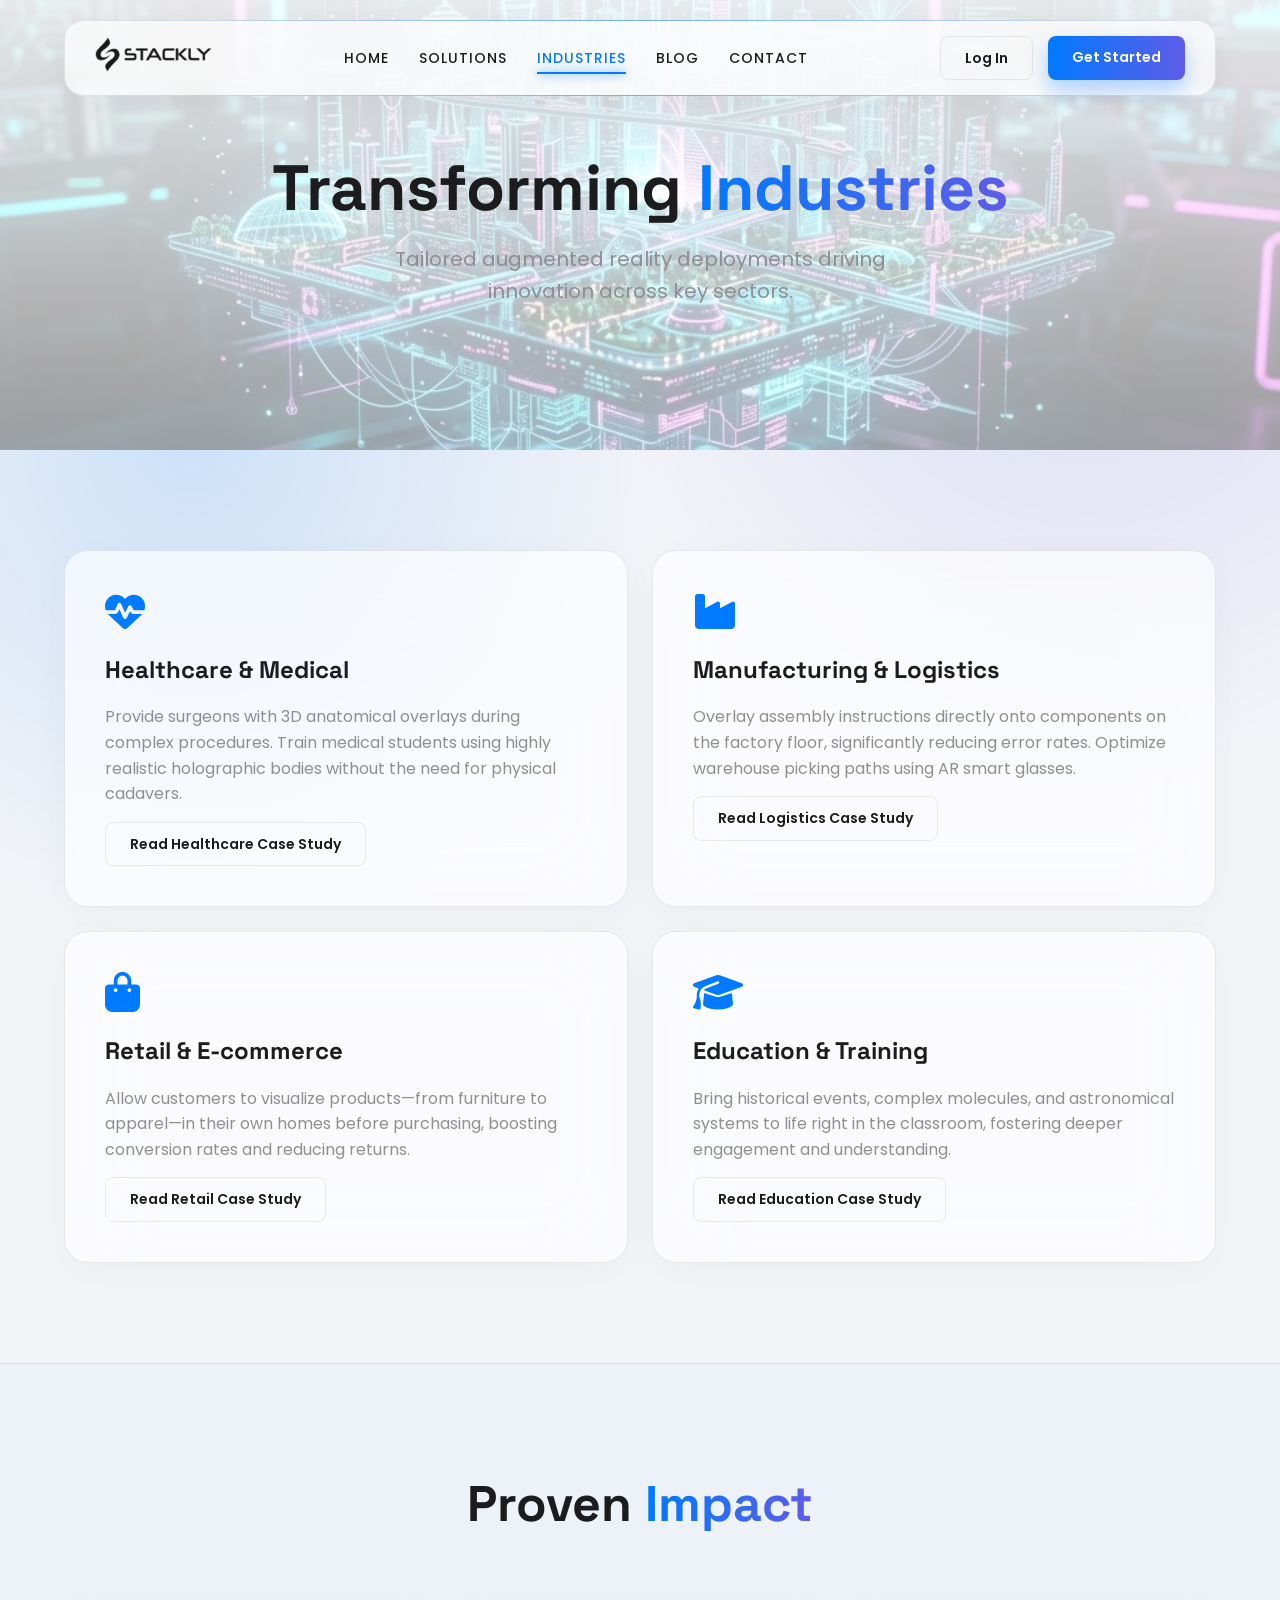
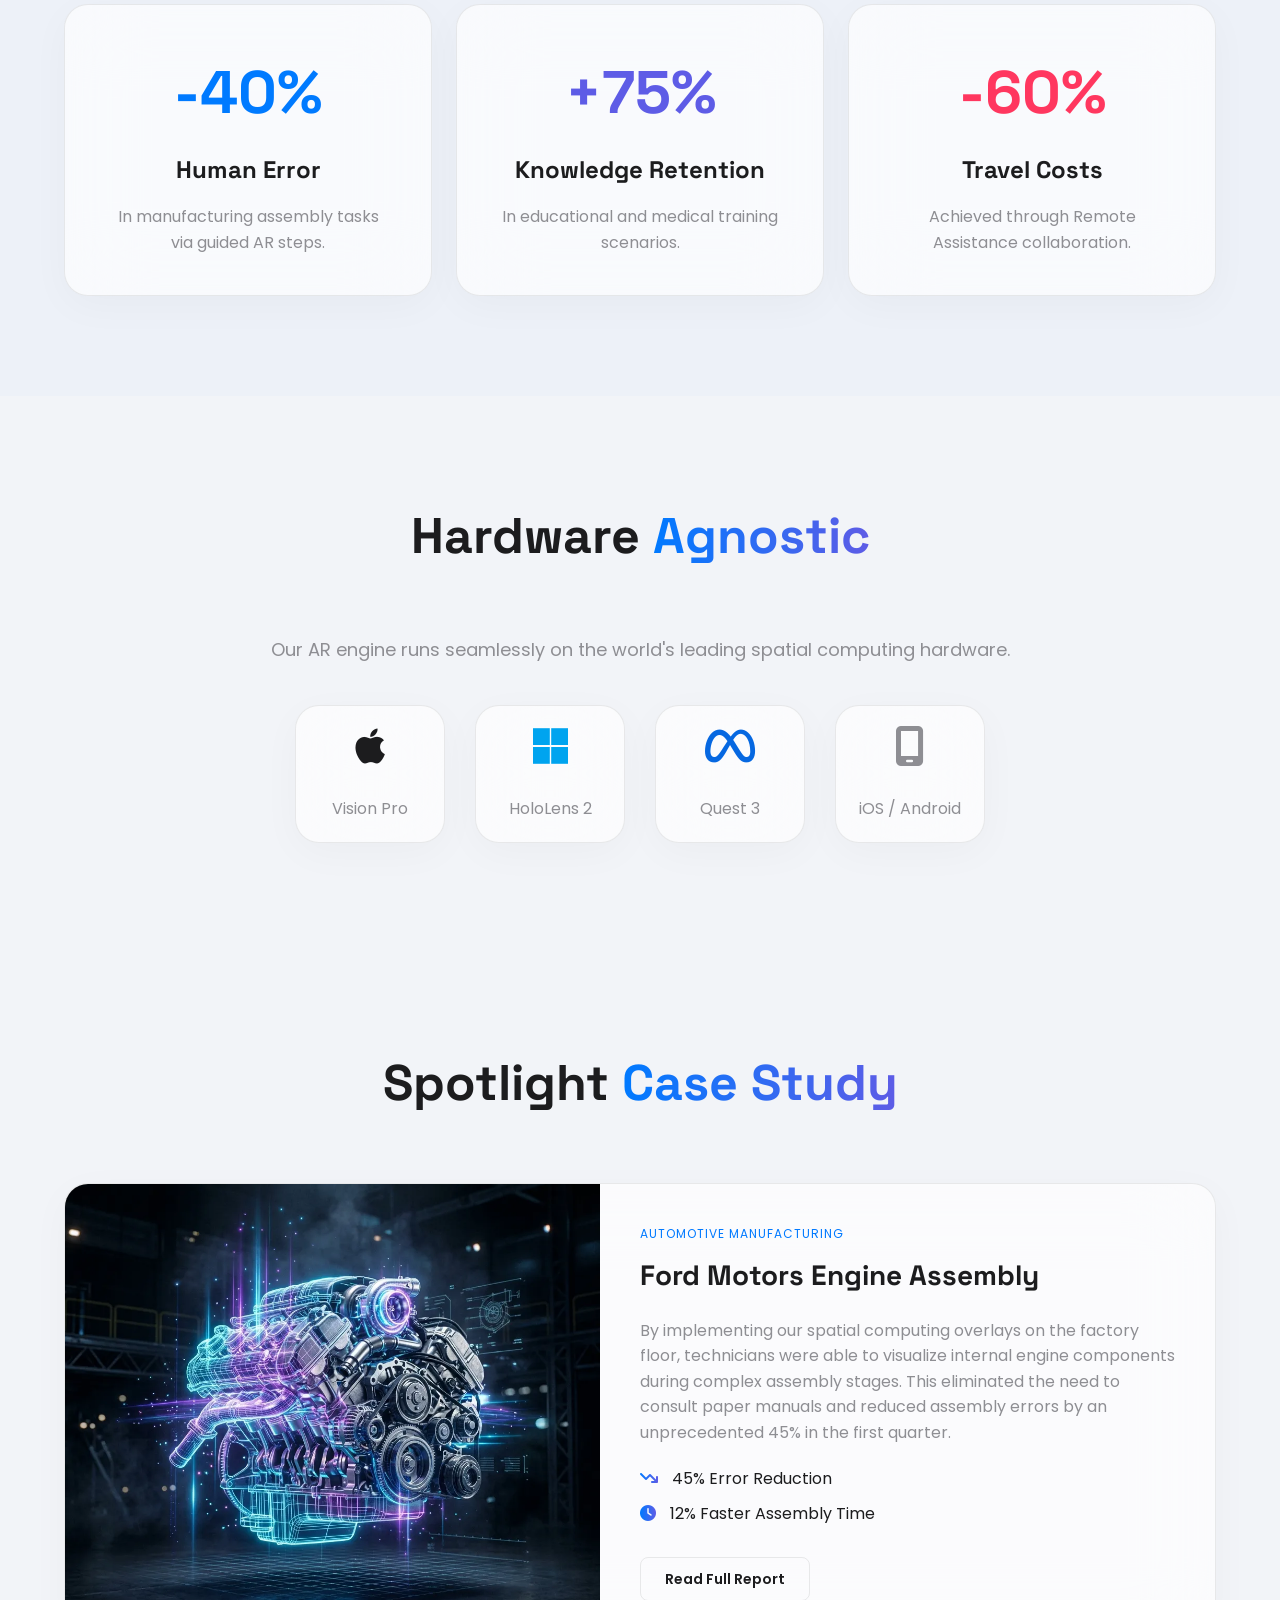
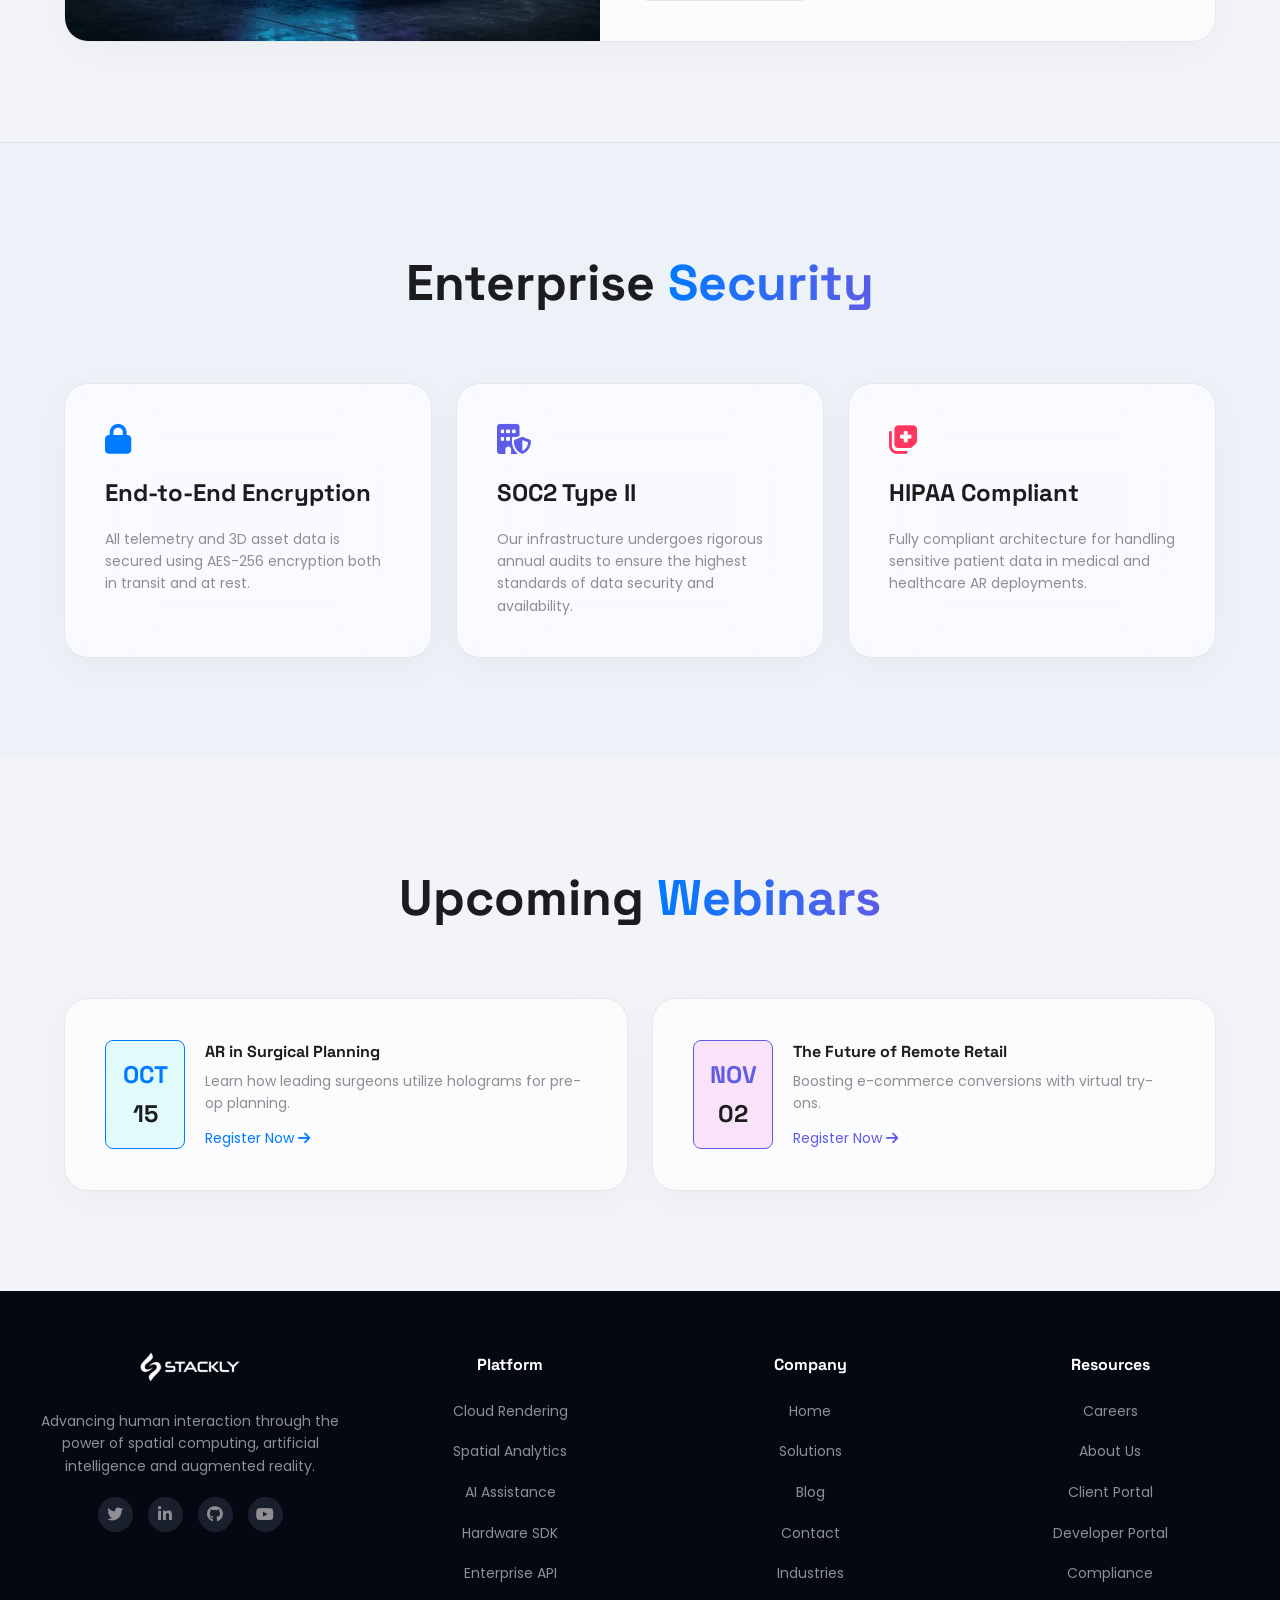
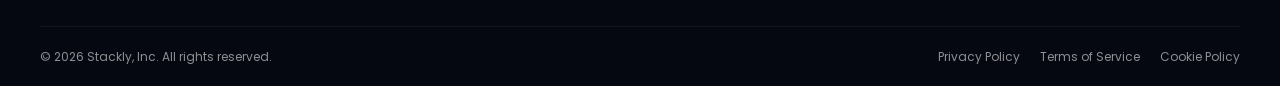
<file: industries.html>
<!DOCTYPE html>
<html lang="en">
<head>
    <meta charset="UTF-8">
    <meta name="viewport" content="width=device-width, initial-scale=1.0">
    <title>Industries | AR Solutions</title>
    <link href="https://unpkg.com/aos@2.3.1/dist/aos.css" rel="stylesheet">
    <link rel="stylesheet" href="https://cdnjs.cloudflare.com/ajax/libs/font-awesome/6.5.0/css/all.min.css">
    <link rel="stylesheet" href="css/style.css">
</head>
<body>

    <div class="ambient-bg"></div>

    <!-- Section 1: Header -->
    <header data-aos="fade-down" data-aos-duration="1000">
        <a href="index.html" class="logo">
            <img src="assets/logo.webp" alt="AR Solutions Logo">
        </a>
        <nav>
            <a href="index.html">HOME</a>
            <a href="ar-solutions.html">SOLUTIONS</a>
            <a href="industries.html" class="active">INDUSTRIES</a>
            <a href="blog.html">BLOG</a>
            <a href="contact.html">CONTACT</a>
        </nav>
        <div class="auth-buttons">
            <a href="login.html" class="btn btn-outline">Log In</a>
            <a href="signup.html" class="btn btn-glow">Get Started</a>
        </div>
        <div class="hamburger" id="hamburger"><span></span><span></span><span></span></div>
    </header>

    <div class="mobile-menu" id="mobileMenu">
        <a href="index.html">HOME</a>
        <a href="ar-solutions.html">SOLUTIONS</a>
        <a href="industries.html">INDUSTRIES</a>
        <a href="blog.html">BLOG</a>
        <a href="contact.html">CONTACT</a>
        <a href="login.html" class="btn btn-outline">Log In</a>
        <a href="signup.html" class="btn btn-glow">Get Started</a>
    </div>

    <!-- Section 2: Hero -->
    <section class="hero" style="min-height: 50vh; padding: 150px 5% 100px; background: url('assets/ar_city.webp') center/cover no-repeat;">
        <div style="position: absolute; inset: 0; background: linear-gradient(180deg, rgba(255,255,255,0.9) 0%, rgba(255,255,255,0.6) 100%);"></div>
        <div class="hero-content" style="position: relative; z-index: 10;">
            <h1 data-aos="zoom-in" style="font-size: clamp(40px, 5vw, 70px); text-transform: none; color: var(--text-main);">
                Transforming <span class="text-gradient">Industries</span>
            </h1>
            <p data-aos="fade-up" data-aos-delay="200" style="color: var(--text-muted); font-size: 20px;">
                Tailored augmented reality deployments driving innovation across key sectors.
            </p>
        </div>
    </section>

    <!-- Section 3: Industries Grid -->
    <section class="section-pad">
        <div class="bento-grid">
            <div class="glass-card col-6" data-aos="fade-right">
                <i class="fa-solid fa-heart-pulse"></i>
                <h3>Healthcare & Medical</h3>
                <p>Provide surgeons with 3D anatomical overlays during complex procedures. Train medical students using highly realistic holographic bodies without the need for physical cadavers.</p>
                <a href="404.html" class="btn btn-outline" style="display: inline-block; margin-top: 15px;">Read Healthcare Case Study</a>
            </div>
            <div class="glass-card col-6" data-aos="fade-left" data-aos-delay="100">
                <i class="fa-solid fa-industry"></i>
                <h3>Manufacturing & Logistics</h3>
                <p>Overlay assembly instructions directly onto components on the factory floor, significantly reducing error rates. Optimize warehouse picking paths using AR smart glasses.</p>
                <a href="404.html" class="btn btn-outline" style="display: inline-block; margin-top: 15px;">Read Logistics Case Study</a>
            </div>
            <div class="glass-card col-6" data-aos="fade-right" data-aos-delay="200">
                <i class="fa-solid fa-bag-shopping"></i>
                <h3>Retail & E-commerce</h3>
                <p>Allow customers to visualize products—from furniture to apparel—in their own homes before purchasing, boosting conversion rates and reducing returns.</p>
                <a href="404.html" class="btn btn-outline" style="display: inline-block; margin-top: 15px;">Read Retail Case Study</a>
            </div>
            <div class="glass-card col-6" data-aos="fade-left" data-aos-delay="300">
                <i class="fa-solid fa-graduation-cap"></i>
                <h3>Education & Training</h3>
                <p>Bring historical events, complex molecules, and astronomical systems to life right in the classroom, fostering deeper engagement and understanding.</p>
                <a href="404.html" class="btn btn-outline" style="display: inline-block; margin-top: 15px;">Read Education Case Study</a>
            </div>
        </div>
    </section>

    <!-- Section 4: Key Metrics -->
    <section class="section-pad" style="background: rgba(0, 122, 255, 0.02); border-top: 1px solid var(--glass-border);">
        <h2 class="section-title" data-aos="fade-up">Proven <span class="text-gradient">Impact</span></h2>
        <div class="bento-grid" style="text-align: center;">
            <div class="glass-card col-4" data-aos="zoom-in" data-aos-delay="0">
                <h1 style="font-size: 60px; color: var(--primary);">-40%</h1>
                <h3 style="margin-top: 10px;">Human Error</h3>
                <p>In manufacturing assembly tasks via guided AR steps.</p>
            </div>
            <div class="glass-card col-4" data-aos="zoom-in" data-aos-delay="100">
                <h1 style="font-size: 60px; color: var(--secondary);">+75%</h1>
                <h3 style="margin-top: 10px;">Knowledge Retention</h3>
                <p>In educational and medical training scenarios.</p>
            </div>
            <div class="glass-card col-4" data-aos="zoom-in" data-aos-delay="200">
                <h1 style="font-size: 60px; color: var(--accent);">-60%</h1>
                <h3 style="margin-top: 10px;">Travel Costs</h3>
                <p>Achieved through Remote Assistance collaboration.</p>
            </div>
        </div>
    </section>

    <!-- Section 5: Tech Stack -->
    <section class="section-pad">
        <h2 class="section-title" data-aos="fade-up">Hardware <span class="text-gradient">Agnostic</span></h2>
        <div style="max-width: 800px; margin: 0 auto; text-align: center;" data-aos="fade-up">
            <p style="color: var(--text-muted); font-size: 18px; margin-bottom: 40px;">Our AR engine runs seamlessly on the world's leading spatial computing hardware.</p>
            <div style="display: flex; justify-content: center; gap: 30px; flex-wrap: wrap;">
                <div class="glass-card" style="padding: 20px; width: 150px;"><i class="fa-brands fa-apple" style="font-size: 40px; color: var(--text-main);"></i><p style="margin-top: 10px; color: var(--text-muted);">Vision Pro</p></div>
                <div class="glass-card" style="padding: 20px; width: 150px;"><i class="fa-brands fa-microsoft" style="font-size: 40px; color: #00a4ef;"></i><p style="margin-top: 10px; color: var(--text-muted);">HoloLens 2</p></div>
                <div class="glass-card" style="padding: 20px; width: 150px;"><i class="fa-brands fa-meta" style="font-size: 40px; color: #0668E1;"></i><p style="margin-top: 10px; color: var(--text-muted);">Quest 3</p></div>
                <div class="glass-card" style="padding: 20px; width: 150px;"><i class="fa-solid fa-mobile-screen" style="font-size: 40px; color: var(--text-muted);"></i><p style="margin-top: 10px; color: var(--text-muted);">iOS / Android</p></div>
            </div>
        </div>
    </section>

    <!-- Section 6: Spotlight Case Study -->
    <section class="section-pad">
        <h2 class="section-title" data-aos="fade-up">Spotlight <span class="text-gradient">Case Study</span></h2>
        <div class="glass-card" style="padding: 0; overflow: hidden; display: flex; flex-wrap: wrap;" data-aos="zoom-in">
            <div style="flex: 1; min-width: 300px; background: url('assets/ar_engine.webp') center/cover; min-height: 300px;"></div>
            <div style="flex: 1; min-width: 300px; padding: 40px;">
                <p style="color: var(--primary); text-transform: uppercase; font-size: 12px; letter-spacing: 1px; margin-bottom: 10px;">Automotive Manufacturing</p>
                <h3 style="font-size: 28px; margin-bottom: 20px;">Ford Motors Engine Assembly</h3>
                <p style="color: var(--text-muted); margin-bottom: 20px;">By implementing our spatial computing overlays on the factory floor, technicians were able to visualize internal engine components during complex assembly stages. This eliminated the need to consult paper manuals and reduced assembly errors by an unprecedented 45% in the first quarter.</p>
                <ul style="list-style: none; padding: 0; margin-bottom: 30px;">
                    <li style="margin-bottom: 10px;"><i class="fa-solid fa-arrow-trend-down text-gradient" style="margin-right: 10px;"></i> 45% Error Reduction</li>
                    <li style="margin-bottom: 10px;"><i class="fa-solid fa-clock text-gradient" style="margin-right: 10px;"></i> 12% Faster Assembly Time</li>
                </ul>
                <a href="404.html" class="btn btn-outline">Read Full Report</a>
            </div>
        </div>
    </section>

    <!-- Section 7: Security & Compliance -->
    <section class="section-pad" style="background: rgba(0, 122, 255, 0.02); border-top: 1px solid var(--glass-border);">
        <h2 class="section-title" data-aos="fade-up">Enterprise <span class="text-gradient">Security</span></h2>
        <div class="bento-grid">
            <div class="glass-card col-4" data-aos="fade-up" data-aos-delay="0">
                <i class="fa-solid fa-lock" style="font-size: 30px; color: var(--primary); margin-bottom: 20px;"></i>
                <h3>End-to-End Encryption</h3>
                <p style="color: var(--text-muted); font-size: 14px;">All telemetry and 3D asset data is secured using AES-256 encryption both in transit and at rest.</p>
            </div>
            <div class="glass-card col-4" data-aos="fade-up" data-aos-delay="100">
                <i class="fa-solid fa-building-shield" style="font-size: 30px; color: var(--secondary); margin-bottom: 20px;"></i>
                <h3>SOC2 Type II</h3>
                <p style="color: var(--text-muted); font-size: 14px;">Our infrastructure undergoes rigorous annual audits to ensure the highest standards of data security and availability.</p>
            </div>
            <div class="glass-card col-4" data-aos="fade-up" data-aos-delay="200">
                <i class="fa-solid fa-notes-medical" style="font-size: 30px; color: var(--accent); margin-bottom: 20px;"></i>
                <h3>HIPAA Compliant</h3>
                <p style="color: var(--text-muted); font-size: 14px;">Fully compliant architecture for handling sensitive patient data in medical and healthcare AR deployments.</p>
            </div>
        </div>
    </section>

    <!-- Section 8: Upcoming Webinars -->
    <section class="section-pad">
        <h2 class="section-title" data-aos="fade-up">Upcoming <span class="text-gradient">Webinars</span></h2>
        <div class="bento-grid">
            <div class="glass-card col-6" data-aos="fade-right" style="display: flex; gap: 20px; align-items: center;">
                <div style="background: rgba(0,240,255,0.1); border: 1px solid var(--primary); border-radius: 8px; padding: 15px; text-align: center; min-width: 80px;">
                    <h3 style="margin: 0; color: var(--primary);">OCT</h3>
                    <h2 style="margin: 0;">15</h2>
                </div>
                <div>
                    <h4 style="margin-bottom: 5px;">AR in Surgical Planning</h4>
                    <p style="color: var(--text-muted); font-size: 14px; margin-bottom: 10px;">Learn how leading surgeons utilize holograms for pre-op planning.</p>
                    <a href="404.html" style="color: var(--primary); text-decoration: none; font-size: 14px;">Register Now <i class="fa-solid fa-arrow-right"></i></a>
                </div>
            </div>
            <div class="glass-card col-6" data-aos="fade-left" data-aos-delay="100" style="display: flex; gap: 20px; align-items: center;">
                <div style="background: rgba(255,0,229,0.1); border: 1px solid var(--secondary); border-radius: 8px; padding: 15px; text-align: center; min-width: 80px;">
                    <h3 style="margin: 0; color: var(--secondary);">NOV</h3>
                    <h2 style="margin: 0;">02</h2>
                </div>
                <div>
                    <h4 style="margin-bottom: 5px;">The Future of Remote Retail</h4>
                    <p style="color: var(--text-muted); font-size: 14px; margin-bottom: 10px;">Boosting e-commerce conversions with virtual try-ons.</p>
                    <a href="404.html" style="color: var(--secondary); text-decoration: none; font-size: 14px;">Register Now <i class="fa-solid fa-arrow-right"></i></a>
                </div>
            </div>
        </div>
    </section>

    <!-- Section 9: Footer -->
    <footer style="background-color: #050810; padding: 60px 20px 20px; font-family: 'Poppins', sans-serif; border-top: 1px solid var(--glass-border);">
        <div style="max-width: 1200px; margin: 0 auto; display: flex; flex-wrap: wrap; justify-content: space-between; gap: 40px;">
            <div style="flex: 1; min-width: 300px;">
                <img src="assets/logo.webp" alt="Stackly Logo" style="height: 30px; margin-bottom: 20px;">
                <p style="color: var(--text-muted); font-size: 14px; line-height: 1.6; margin-bottom: 20px;">
                    Advancing human interaction through the power of spatial computing, artificial intelligence and augmented reality.
                </p>
                <div style="display: flex; gap: 15px; justify-content: center; margin-top: 10px;">
                    <a href="404.html" style="width: 35px; height: 35px; border-radius: 50%; background: #1a1f2e; display: flex; align-items: center; justify-content: center; color: var(--text-muted); text-decoration: none; transition: 0.3s;" onmouseover="this.style.background='var(--primary)'; this.style.color='#000';" onmouseout="this.style.background='#1a1f2e'; this.style.color='var(--text-muted)';"><i class="fa-brands fa-twitter"></i></a>
                    <a href="404.html" style="width: 35px; height: 35px; border-radius: 50%; background: #1a1f2e; display: flex; align-items: center; justify-content: center; color: var(--text-muted); text-decoration: none; transition: 0.3s;" onmouseover="this.style.background='var(--primary)'; this.style.color='#000';" onmouseout="this.style.background='#1a1f2e'; this.style.color='var(--text-muted)';"><i class="fa-brands fa-linkedin-in"></i></a>
                    <a href="404.html" style="width: 35px; height: 35px; border-radius: 50%; background: #1a1f2e; display: flex; align-items: center; justify-content: center; color: var(--text-muted); text-decoration: none; transition: 0.3s;" onmouseover="this.style.background='var(--primary)'; this.style.color='#000';" onmouseout="this.style.background='#1a1f2e'; this.style.color='var(--text-muted)';"><i class="fa-brands fa-github"></i></a>
                    <a href="404.html" style="width: 35px; height: 35px; border-radius: 50%; background: #1a1f2e; display: flex; align-items: center; justify-content: center; color: var(--text-muted); text-decoration: none; transition: 0.3s;" onmouseover="this.style.background='var(--primary)'; this.style.color='#000';" onmouseout="this.style.background='#1a1f2e'; this.style.color='var(--text-muted)';"><i class="fa-brands fa-youtube"></i></a>
                </div>
            </div>
            
            <div style="flex: 1; min-width: 150px;">
                <h4 style="color: #fff; margin-bottom: 20px; font-size: 16px;">Platform</h4>
                <ul style="list-style: none; padding: 0; margin: 0; display: flex; flex-direction: column; gap: 15px;">
                    <li><a href="404.html" style="color: var(--text-muted); text-decoration: none; font-size: 14px; transition: 0.3s;" onmouseover="this.style.color='var(--primary)'" onmouseout="this.style.color='var(--text-muted)'">Cloud Rendering</a></li>
                    <li><a href="404.html" style="color: var(--text-muted); text-decoration: none; font-size: 14px; transition: 0.3s;" onmouseover="this.style.color='var(--primary)'" onmouseout="this.style.color='var(--text-muted)'">Spatial Analytics</a></li>
                    <li><a href="404.html" style="color: var(--text-muted); text-decoration: none; font-size: 14px; transition: 0.3s;" onmouseover="this.style.color='var(--primary)'" onmouseout="this.style.color='var(--text-muted)'">AI Assistance</a></li>
                    <li><a href="404.html" style="color: var(--text-muted); text-decoration: none; font-size: 14px; transition: 0.3s;" onmouseover="this.style.color='var(--primary)'" onmouseout="this.style.color='var(--text-muted)'">Hardware SDK</a></li>
                    <li><a href="404.html" style="color: var(--text-muted); text-decoration: none; font-size: 14px; transition: 0.3s;" onmouseover="this.style.color='var(--primary)'" onmouseout="this.style.color='var(--text-muted)'">Enterprise API</a></li>
                </ul>
            </div>
<div style="flex: 1; min-width: 150px;">
                <h4 style="color: #fff; margin-bottom: 20px; font-size: 16px;">Company</h4>
                <ul style="list-style: none; padding: 0; margin: 0; display: flex; flex-direction: column; gap: 15px;">
                    <li><a href="index.html" style="color: var(--text-muted); text-decoration: none; font-size: 14px; transition: 0.3s;" onmouseover="this.style.color='var(--primary)'" onmouseout="this.style.color='var(--text-muted)'">Home</a></li>
                    <li><a href="ar-solutions.html" style="color: var(--text-muted); text-decoration: none; font-size: 14px; transition: 0.3s;" onmouseover="this.style.color='var(--primary)'" onmouseout="this.style.color='var(--text-muted)'">Solutions</a></li>
                    <li><a href="blog.html" style="color: var(--text-muted); text-decoration: none; font-size: 14px; transition: 0.3s;" onmouseover="this.style.color='var(--primary)'" onmouseout="this.style.color='var(--text-muted)'">Blog</a></li>
                    <li><a href="contact.html" style="color: var(--text-muted); text-decoration: none; font-size: 14px; transition: 0.3s;" onmouseover="this.style.color='var(--primary)'" onmouseout="this.style.color='var(--text-muted)'">Contact</a></li>
                    <li><a href="industries.html" style="color: var(--text-muted); text-decoration: none; font-size: 14px; transition: 0.3s;" onmouseover="this.style.color='var(--primary)'" onmouseout="this.style.color='var(--text-muted)'">Industries</a></li>
                </ul>
            </div>

            <div style="flex: 1; min-width: 150px;">
                <h4 style="color: #fff; margin-bottom: 20px; font-size: 16px;">Resources</h4>
                <ul style="list-style: none; padding: 0; margin: 0; display: flex; flex-direction: column; gap: 15px;">
                    <li><a href="404.html" style="color: var(--text-muted); text-decoration: none; font-size: 14px; transition: 0.3s;" onmouseover="this.style.color='var(--primary)'" onmouseout="this.style.color='var(--text-muted)'">Careers</a></li>
                    <li><a href="404.html" style="color: var(--text-muted); text-decoration: none; font-size: 14px; transition: 0.3s;" onmouseover="this.style.color='var(--primary)'" onmouseout="this.style.color='var(--text-muted)'">About Us</a></li>
                    <li><a href="404.html" style="color: var(--text-muted); text-decoration: none; font-size: 14px; transition: 0.3s;" onmouseover="this.style.color='var(--primary)'" onmouseout="this.style.color='var(--text-muted)'">Client Portal</a></li>
                    <li><a href="404.html" style="color: var(--text-muted); text-decoration: none; font-size: 14px; transition: 0.3s;" onmouseover="this.style.color='var(--primary)'" onmouseout="this.style.color='var(--text-muted)'">Developer Portal</a></li>
                    <li><a href="404.html" style="color: var(--text-muted); text-decoration: none; font-size: 14px; transition: 0.3s;" onmouseover="this.style.color='var(--primary)'" onmouseout="this.style.color='var(--text-muted)'">Compliance</a></li>
                </ul>
            </div>
        </div>
        <div style="max-width: 1200px; margin: 40px auto 0; padding-top: 20px; border-top: 1px solid rgba(255,255,255,0.05); display: flex; flex-wrap: wrap; justify-content: space-between; align-items: center; gap: 20px;">
            <p style="color: var(--text-muted); font-size: 12px; margin: 0;">&copy; 2026 Stackly, Inc. All rights reserved.</p>
            <div style="display: flex; gap: 20px;">
                <a href="404.html" style="color: var(--text-muted); text-decoration: none; font-size: 12px; transition: 0.3s;" onmouseover="this.style.color='var(--primary)'" onmouseout="this.style.color='var(--text-muted)'">Privacy Policy</a>
                <a href="404.html" style="color: var(--text-muted); text-decoration: none; font-size: 12px; transition: 0.3s;" onmouseover="this.style.color='var(--primary)'" onmouseout="this.style.color='var(--text-muted)'">Terms of Service</a>
                <a href="404.html" style="color: var(--text-muted); text-decoration: none; font-size: 12px; transition: 0.3s;" onmouseover="this.style.color='var(--primary)'" onmouseout="this.style.color='var(--text-muted)'">Cookie Policy</a>
            </div>
        </div>
    </footer>

    <script src="https://unpkg.com/aos@2.3.1/dist/aos.js"></script>
    <script src="js/main.js"></script>
</body>
</html>
</file>
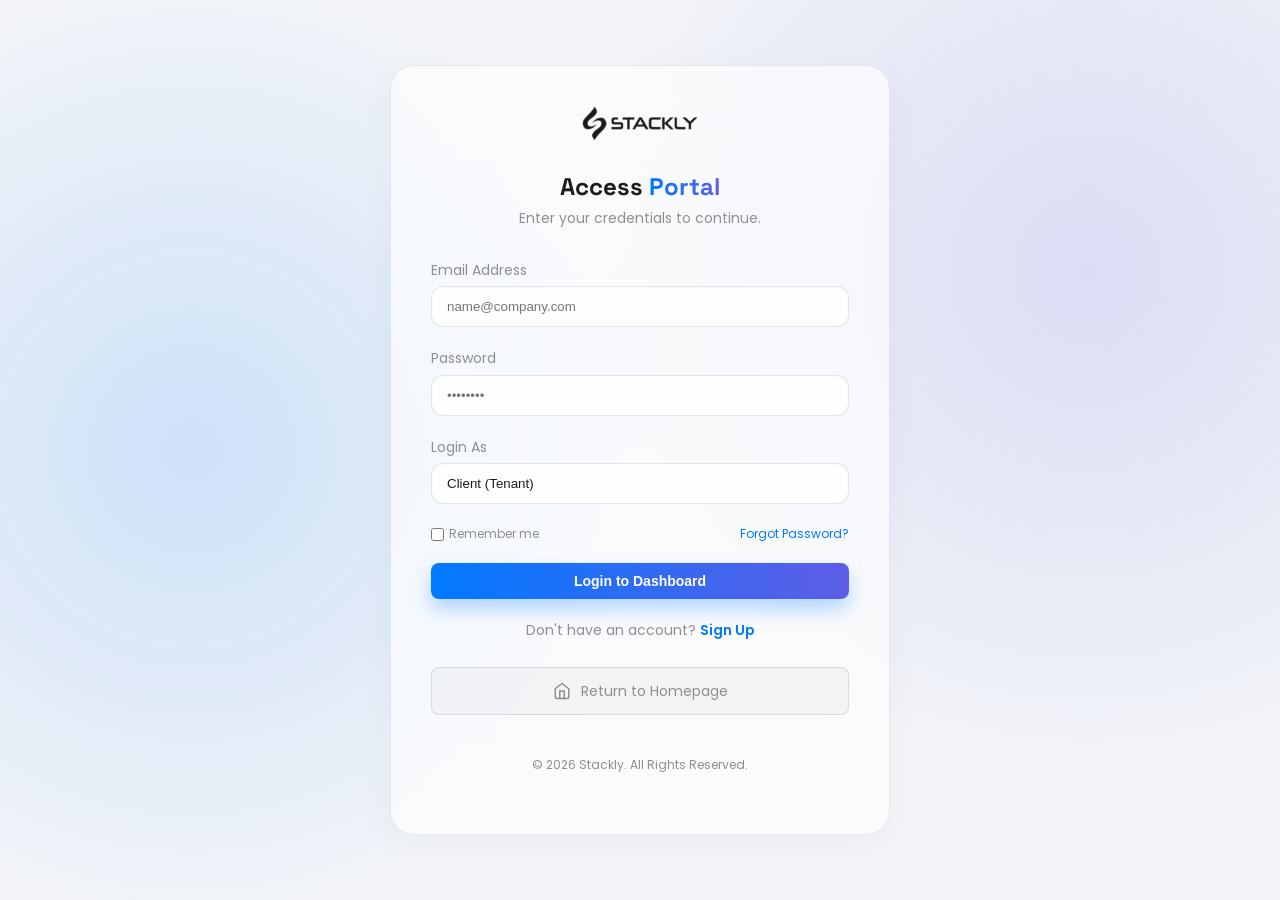
<file: login.html>
<!DOCTYPE html>
<html lang="en">
<head>
    <meta charset="UTF-8">
    <meta name="viewport" content="width=device-width, initial-scale=1.0">
    <title>Login | AR Solutions</title>
    <link href="https://unpkg.com/aos@2.3.1/dist/aos.css" rel="stylesheet">
    <link rel="stylesheet" href="https://cdnjs.cloudflare.com/ajax/libs/font-awesome/6.5.0/css/all.min.css">
    <link rel="stylesheet" href="css/style.css">
</head>
<body style="display: flex; align-items: center; justify-content: center; min-height: 100vh; padding: 2rem;">
    <div class="ambient-bg"></div>

    <div style="width: 100%; max-width: 500px;">
        <div class="glass-card" data-aos="zoom-in">
            <div style="text-align: center; margin-bottom: 30px;">
                <a href="index.html" class="logo" style="display: inline-block; margin-bottom: 20px;">
                    <img src="assets/logo.webp" alt="AR Solutions Logo">
                </a>
                <h2>Access <span class="text-gradient">Portal</span></h2>
                <p style="color: var(--text-muted); font-size: 14px;">Enter your credentials to continue.</p>
            </div>

            <form id="loginForm" onsubmit="handleLogin(event)">
                <div class="form-group">
                    <label style="display: block; margin-bottom: 5px; color: var(--text-muted); font-size: 14px;">Email Address</label>
                    <input type="email" id="loginEmail" class="form-control" required placeholder="name@company.com">
                </div>

                <div class="form-group">
                    <label style="display: block; margin-bottom: 5px; color: var(--text-muted); font-size: 14px;">Password</label>
                    <input type="password" class="form-control" required placeholder="••••••••">
                </div>

                <div class="form-group">
                    <label style="display: block; margin-bottom: 5px; color: var(--text-muted); font-size: 14px;">Login As</label>
                    <select id="roleSelect" class="form-control" style="appearance: none; -webkit-appearance: none;">
                        <option value="client">Client (Tenant)</option>
                        <option value="admin">System Administrator</option>
                    </select>
                </div>

                <div style="display: flex; justify-content: space-between; align-items: center; margin-bottom: 20px; font-size: 12px; color: var(--text-muted);">
                    <label style="display: flex; align-items: center; gap: 5px; cursor: pointer;">
                        <input type="checkbox"> Remember me
                    </label>
                    <a href="404.html" style="color: var(--primary); text-decoration: none;">Forgot Password?</a>
                </div>

                <button type="submit" class="btn btn-glow" style="width: 100%;">Login to Dashboard</button>
            </form>

            <script>
                function handleLogin(e) {
                    e.preventDefault();
                    const email = document.getElementById('loginEmail').value;
                    if(email) localStorage.setItem('userEmail', email);
                    const role = document.getElementById('roleSelect').value;
                    if (role === 'admin') {
                        window.location.href = 'admin-dashboard.html';
                    } else {
                        window.location.href = 'client-dashboard.html';
                    }
                }
            </script>

            <div style="text-align: center; margin-top: 20px; font-size: 14px;">
                <p style="color: var(--text-muted);">Don't have an account? <a href="signup.html" style="color: var(--primary); font-weight: 600; text-decoration: none;">Sign Up</a></p>
                <a href="index.html" style="display: flex; align-items: center; justify-content: center; gap: 10px; width: 100%; padding: 12px; margin-top: 25px; background: rgba(0,0,0,0.03); border: 1px solid rgba(0,0,0,0.1); border-radius: 8px; color: var(--text-muted); text-decoration: none; font-size: 14px; transition: all 0.3s ease;" onmouseover="this.style.background='rgba(0,0,0,0.08)'; this.style.color='var(--text-main)'; this.style.borderColor='rgba(0,0,0,0.2)';" onmouseout="this.style.background='rgba(0,0,0,0.03)'; this.style.color='var(--text-muted)'; this.style.borderColor='rgba(0,0,0,0.1)';">
                    <svg width="18" height="18" viewBox="0 0 24 24" fill="none" stroke="currentColor" stroke-width="2" stroke-linecap="round" stroke-linejoin="round"><path d="M3 9l9-7 9 7v11a2 2 0 0 1-2 2H5a2 2 0 0 1-2-2z"></path><polyline points="9 22 9 12 15 12 15 22"></polyline></svg>
                    Return to Homepage
                </a>
            </div>
            <div style="text-align: center; margin-top: 40px; padding-bottom: 20px; color: var(--text-muted); font-size: 12px;">
                &copy; 2026 Stackly. All Rights Reserved.
            </div>
        </div>
    </div>

    <script src="https://unpkg.com/aos@2.3.1/dist/aos.js"></script>
    <script src="js/main.js"></script>
</body>
</html>
</file>
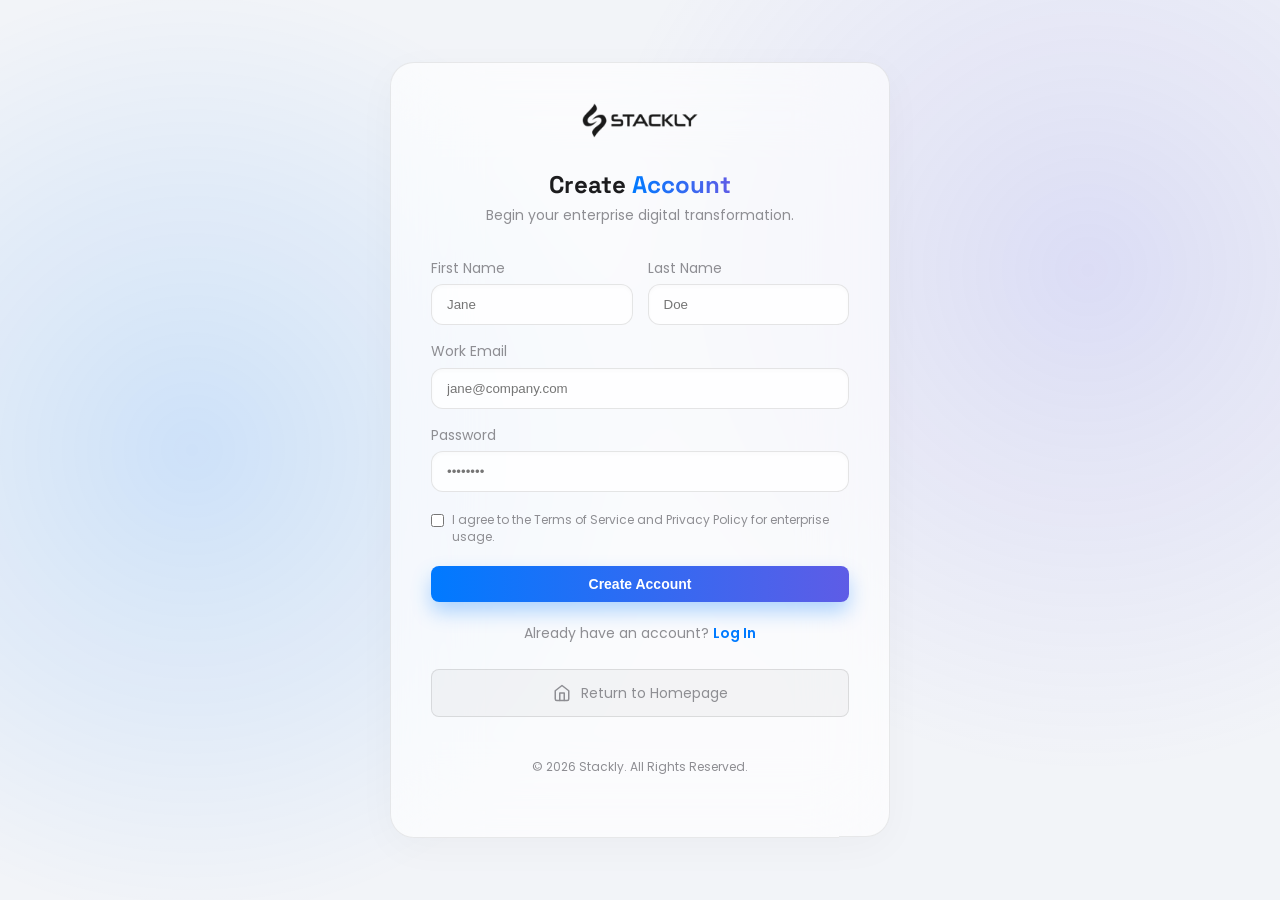
<file: signup.html>
<!DOCTYPE html>
<html lang="en">
<head>
    <meta charset="UTF-8">
    <meta name="viewport" content="width=device-width, initial-scale=1.0">
    <title>Sign Up | AR Solutions</title>
    <link href="https://unpkg.com/aos@2.3.1/dist/aos.css" rel="stylesheet">
    <link rel="stylesheet" href="https://cdnjs.cloudflare.com/ajax/libs/font-awesome/6.5.0/css/all.min.css">
    <link rel="stylesheet" href="css/style.css">
</head>
<body style="display: flex; align-items: center; justify-content: center; min-height: 100vh; padding: 2rem;">
    <div class="ambient-bg"></div>

    <div style="width: 100%; max-width: 500px;">
        <div class="glass-card" data-aos="zoom-in">
            <div style="text-align: center; margin-bottom: 30px;">
                <a href="index.html" class="logo" style="display: inline-block; margin-bottom: 20px;">
                    <img src="assets/logo.webp" alt="AR Solutions Logo">
                </a>
                <h2>Create <span class="text-gradient">Account</span></h2>
                <p style="color: var(--text-muted); font-size: 14px;">Begin your enterprise digital transformation.</p>
            </div>

            <form id="signupForm" action="login.html">
                
                <div style="display: grid; grid-template-columns: 1fr 1fr; gap: 15px;">
                    <div class="form-group" style="margin-bottom: 15px;">
                        <label style="display: block; margin-bottom: 5px; color: var(--text-muted); font-size: 14px;">First Name</label>
                        <input type="text" class="form-control" required placeholder="Jane">
                    </div>
                    <div class="form-group" style="margin-bottom: 15px;">
                        <label style="display: block; margin-bottom: 5px; color: var(--text-muted); font-size: 14px;">Last Name</label>
                        <input type="text" class="form-control" required placeholder="Doe">
                    </div>
                </div>

                <div class="form-group" style="margin-bottom: 15px;">
                    <label style="display: block; margin-bottom: 5px; color: var(--text-muted); font-size: 14px;">Work Email</label>
                    <input type="email" class="form-control" required placeholder="jane@company.com">
                </div>

                <div class="form-group">
                    <label style="display: block; margin-bottom: 5px; color: var(--text-muted); font-size: 14px;">Password</label>
                    <input type="password" class="form-control" required placeholder="••••••••">
                </div>

                <div style="margin-bottom: 20px; font-size: 12px; color: var(--text-muted);">
                    <label style="display: flex; align-items: flex-start; gap: 8px; cursor: pointer; line-height: 1.4;">
                        <input type="checkbox" required style="margin-top: 2px;"> I agree to the Terms of Service and Privacy Policy for enterprise usage.
                    </label>
                </div>

                <button type="submit" class="btn btn-glow" style="width: 100%;">Create Account</button>
            </form>

            <div style="text-align: center; margin-top: 20px; font-size: 14px;">
                <p style="color: var(--text-muted);">Already have an account? <a href="login.html" style="color: var(--primary); font-weight: 600; text-decoration: none;">Log In</a></p>
                <a href="index.html" style="display: flex; align-items: center; justify-content: center; gap: 10px; width: 100%; padding: 12px; margin-top: 25px; background: rgba(0,0,0,0.03); border: 1px solid rgba(0,0,0,0.1); border-radius: 8px; color: var(--text-muted); text-decoration: none; font-size: 14px; transition: all 0.3s ease;" onmouseover="this.style.background='rgba(0,0,0,0.08)'; this.style.color='var(--text-main)'; this.style.borderColor='rgba(0,0,0,0.2)';" onmouseout="this.style.background='rgba(0,0,0,0.03)'; this.style.color='var(--text-muted)'; this.style.borderColor='rgba(0,0,0,0.1)';">
                    <svg width="18" height="18" viewBox="0 0 24 24" fill="none" stroke="currentColor" stroke-width="2" stroke-linecap="round" stroke-linejoin="round"><path d="M3 9l9-7 9 7v11a2 2 0 0 1-2 2H5a2 2 0 0 1-2-2z"></path><polyline points="9 22 9 12 15 12 15 22"></polyline></svg>
                    Return to Homepage
                </a>
            </div>
            <div style="text-align: center; margin-top: 40px; padding-bottom: 20px; color: var(--text-muted); font-size: 12px;">
                &copy; 2026 Stackly. All Rights Reserved.
            </div>
        </div>
    </div>

    <script src="https://unpkg.com/aos@2.3.1/dist/aos.js"></script>
    <script src="js/main.js"></script>
</body>
</html>
</file>
<file: css/style.css>
@import url('https://fonts.googleapis.com/css2?family=Poppins:wght@300;400;500;600;700&family=Space+Grotesk:wght@400;600;700&display=swap');

:root {
    --bg-dark: #f2f4f8; /* Kept name for compatibility, but it's a light background */
    --bg-card: rgba(255, 255, 255, 0.65);
    --primary: #007AFF; /* Spatial Blue */
    --secondary: #5E5CE6; /* Spatial Purple */
    --accent: #FF375F;
    --text-main: #1c1c1e; /* Dark Slate */
    --text-muted: #8e8e93; /* Gray */
    --glass-border: rgba(0, 0, 0, 0.08);
}

* {
    margin: 0;
    padding: 0;
    box-sizing: border-box;
}

body {
    font-family: 'Poppins', sans-serif;
    background-color: var(--bg-dark);
    color: var(--text-main);
    overflow-x: hidden;
    width: 100%;
    line-height: 1.6;
}

html {
    overflow-x: hidden;
    width: 100%;
}

h1, h2, h3, h4, h5, h6 {
    font-family: 'Space Grotesk', sans-serif;
    font-weight: 700;
}

/* Base Gradients & Glows */
.ambient-bg {
    position: fixed;
    top: 0; left: 0; width: 100%; height: 100vh;
    background: 
        radial-gradient(circle at 15% 50%, rgba(0, 122, 255, 0.15), transparent 40%),
        radial-gradient(circle at 85% 30%, rgba(94, 92, 230, 0.15), transparent 40%);
    z-index: -1;
    pointer-events: none;
}

.text-gradient {
    background: linear-gradient(90deg, var(--primary), var(--secondary));
    -webkit-background-clip: text;
    -webkit-text-fill-color: transparent;
    display: inline-block;
}

/* Header & Nav */
header {
    position: fixed;
    top: 20px;
    left: 0;
    right: 0;
    margin: 0 auto;
    width: 90%;
    max-width: 1200px;
    display: flex;
    justify-content: space-between;
    align-items: center;
    padding: 15px 30px;
    border-radius: 20px;
    background: rgba(255, 255, 255, 0.7);
    backdrop-filter: blur(40px);
    -webkit-backdrop-filter: blur(40px);
    border: 1px solid var(--glass-border);
    z-index: 1000;
    box-shadow: 0 10px 30px rgba(0,0,0,0.05);
    transition: all 0.3s ease;
}

header::after {
    content: '';
    position: absolute;
    inset: -1px;
    border-radius: 20px;
    padding: 1px;
    background: linear-gradient(90deg, transparent, var(--primary), transparent);
    -webkit-mask: linear-gradient(#fff 0 0) content-box, linear-gradient(#fff 0 0);
    -webkit-mask-composite: xor;
    mask-composite: exclude;
    opacity: 0.5;
    animation: borderRun 4s linear infinite;
}

@keyframes borderRun {
    0% { background-position: 0% 50%; }
    100% { background-position: 200% 50%; }
}

.logo img {
    height: 35px;
    position: relative;
    z-index: 10;
    filter: brightness(0.1); /* Make it dark for light mode */
}

nav {
    display: flex;
    gap: 30px;
    position: relative;
    z-index: 10;
}

nav a {
    color: var(--text-main);
    text-decoration: none;
    font-size: 14px;
    font-weight: 500;
    letter-spacing: 1px;
    transition: 0.3s;
    position: relative;
}

nav a:hover, nav a.active {
    color: var(--primary);
}

nav a::after {
    content: '';
    position: absolute;
    width: 0;
    height: 2px;
    bottom: -5px;
    left: 0;
    background: var(--primary);
    transition: 0.3s;
    box-shadow: 0 0 10px var(--primary);
}

nav a:hover::after, nav a.active::after {
    width: 100%;
}

.auth-buttons {
    display: flex;
    gap: 15px;
    position: relative;
    z-index: 10;
}

.btn {
    padding: 10px 24px;
    border-radius: 8px;
    text-decoration: none;
    font-weight: 600;
    font-size: 14px;
    transition: 0.3s;
    cursor: pointer;
    border: none;
    display: inline-block;
}

.btn-outline {
    background: transparent;
    color: var(--text-main);
    border: 1px solid var(--glass-border);
}

.btn-outline:hover {
    background: rgba(0, 0, 0, 0.05);
    border-color: rgba(0,0,0,0.2);
}

.btn-glow {
    background: linear-gradient(90deg, var(--primary), var(--secondary));
    color: #fff;
    box-shadow: 0 10px 20px rgba(0, 122, 255, 0.3);
}

.btn-glow:hover {
    transform: translateY(-2px);
    box-shadow: 0 15px 30px rgba(0, 122, 255, 0.4);
}

/* Hamburger */
.hamburger {
    display: none;
    flex-direction: column;
    gap: 5px;
    cursor: pointer;
    z-index: 1001;
}

.hamburger span {
    width: 25px;
    height: 2px;
    background: var(--text-main);
    transition: 0.3s;
}

/* Mobile Menu */
.mobile-menu {
    position: fixed;
    top: 0; left: 0; width: 100%; height: 100vh;
    background: rgba(242, 244, 248, 0.95);
    backdrop-filter: blur(40px);
    display: flex;
    flex-direction: column;
    align-items: center;
    justify-content: center;
    gap: 30px;
    z-index: 999;
    opacity: 0;
    pointer-events: none;
    transition: 0.4s ease;
}

.mobile-menu.active {
    opacity: 1;
    pointer-events: all;
}

.mobile-menu a {
    color: var(--text-main);
    text-decoration: none;
    font-size: 24px;
    font-family: 'Space Grotesk', sans-serif;
    transition: 0.3s;
}
.mobile-menu a:hover {
    color: var(--primary);
}

/* Hero Section */
.hero {
    min-height: 100vh;
    display: flex;
    align-items: center;
    justify-content: center;
    padding: 120px 5% 60px;
    position: relative;
    text-align: center;
}

.hero-content h1 {
    font-size: clamp(40px, 6vw, 80px);
    line-height: 1.1;
    margin-bottom: 20px;
    text-transform: uppercase;
}

.hero-content p {
    font-size: clamp(16px, 2vw, 20px);
    color: var(--text-muted);
    max-width: 600px;
    margin: 0 auto 40px;
}

/* Bento Grid (Solutions & Industries) */
.section-pad {
    padding: 100px 5%;
}

.section-title {
    text-align: center;
    font-size: clamp(30px, 4vw, 50px);
    margin-bottom: 60px;
}

.bento-grid {
    display: grid;
    grid-template-columns: repeat(12, 1fr);
    gap: 24px;
    max-width: 1200px;
    margin: 0 auto;
}

.glass-card {
    background: var(--bg-card);
    backdrop-filter: blur(40px);
    -webkit-backdrop-filter: blur(40px);
    border: 1px solid var(--glass-border);
    border-radius: 24px;
    padding: 40px;
    box-shadow: 0 10px 40px rgba(0,0,0,0.03);
    transition: 0.4s ease;
    position: relative;
    overflow: hidden;
}

.glass-card::before {
    content: '';
    position: absolute;
    top: 0; left: 0; width: 100%; height: 100%;
    background: radial-gradient(circle at top right, rgba(255, 0, 229, 0.1), transparent 50%);
    pointer-events: none;
    opacity: 0;
    transition: 0.4s;
}

.glass-card:hover {
    transform: translateY(-5px);
    border-color: rgba(0, 0, 0, 0.15);
    box-shadow: 0 20px 50px rgba(0,0,0,0.08);
}

.glass-card:hover::before {
    opacity: 1;
}

.glass-card > i {
    font-size: 40px;
    color: var(--primary);
    margin-bottom: 20px;
}

.glass-card h3 {
    font-size: 24px;
    margin-bottom: 15px;
}

.glass-card p {
    color: var(--text-muted);
}

/* Specific Grid Spans */
.col-12 { grid-column: span 12; }
.col-8 { grid-column: span 8; }
.col-6 { grid-column: span 6; }
.col-4 { grid-column: span 4; }

/* Feature Split Section */
.feature-split {
    display: grid;
    grid-template-columns: 1fr 1fr;
    gap: 60px;
    max-width: 1200px;
    margin: 0 auto;
    align-items: center;
}

.feature-img-wrapper {
    position: relative;
    border-radius: 24px;
    overflow: hidden;
    border: 1px solid var(--glass-border);
    box-shadow: 0 20px 50px rgba(0, 0, 0, 0.1);
}

.feature-img-wrapper img {
    width: 100%;
    height: 100%;
    object-fit: cover;
    transition: 0.5s;
}

.feature-img-wrapper:hover img {
    transform: scale(1.05);
}

/* Footer */
footer {
    background: #e5e7eb;
    padding: 60px 5% 30px;
    border-top: 1px solid var(--glass-border);
    text-align: center;
}

.footer-links {
    display: flex;
    justify-content: center;
    gap: 30px;
    margin: 30px 0;
    list-style: none;
}

.footer-links a {
    color: var(--text-muted);
    text-decoration: none;
    transition: 0.3s;
}
.footer-links a:hover {
    color: var(--primary);
}

/* Responsive */
@media(max-width: 900px) {
    nav, .auth-buttons { display: none; }
    .hamburger { display: flex; }
    .bento-grid { display: flex; flex-direction: column; gap: 20px; }
    .feature-split { grid-template-columns: 1fr; text-align: left; gap: 40px; }
    .feature-split div[style*="padding-left"] { padding-left: 0 !important; }
    .section-pad { padding: 60px 5%; }
    h1[style*="font-size: 50px"] { font-size: 36px !important; }
    h2[style*="font-size: 40px"], h2[style*="font-size: 36px"] { font-size: 28px !important; }
    .glass-card { padding: 25px; }
    .feature-img-wrapper { height: 300px !important; }
}

/* Utilities for Auth/Dashboards */
.form-group {
    margin-bottom: 20px;
    text-align: left;
}
.form-control {
    width: 100%;
    padding: 12px 15px;
    background: rgba(255, 255, 255, 0.8);
    border: 1px solid rgba(0,0,0,0.1);
    border-radius: 12px;
    color: var(--text-main);
    box-shadow: inset 0 2px 4px rgba(0,0,0,0.02);
    outline: none;
    transition: 0.3s;
}
.form-control:focus {
    border-color: var(--primary);
    box-shadow: 0 0 0 3px rgba(0, 122, 255, 0.2);
}
</file>
